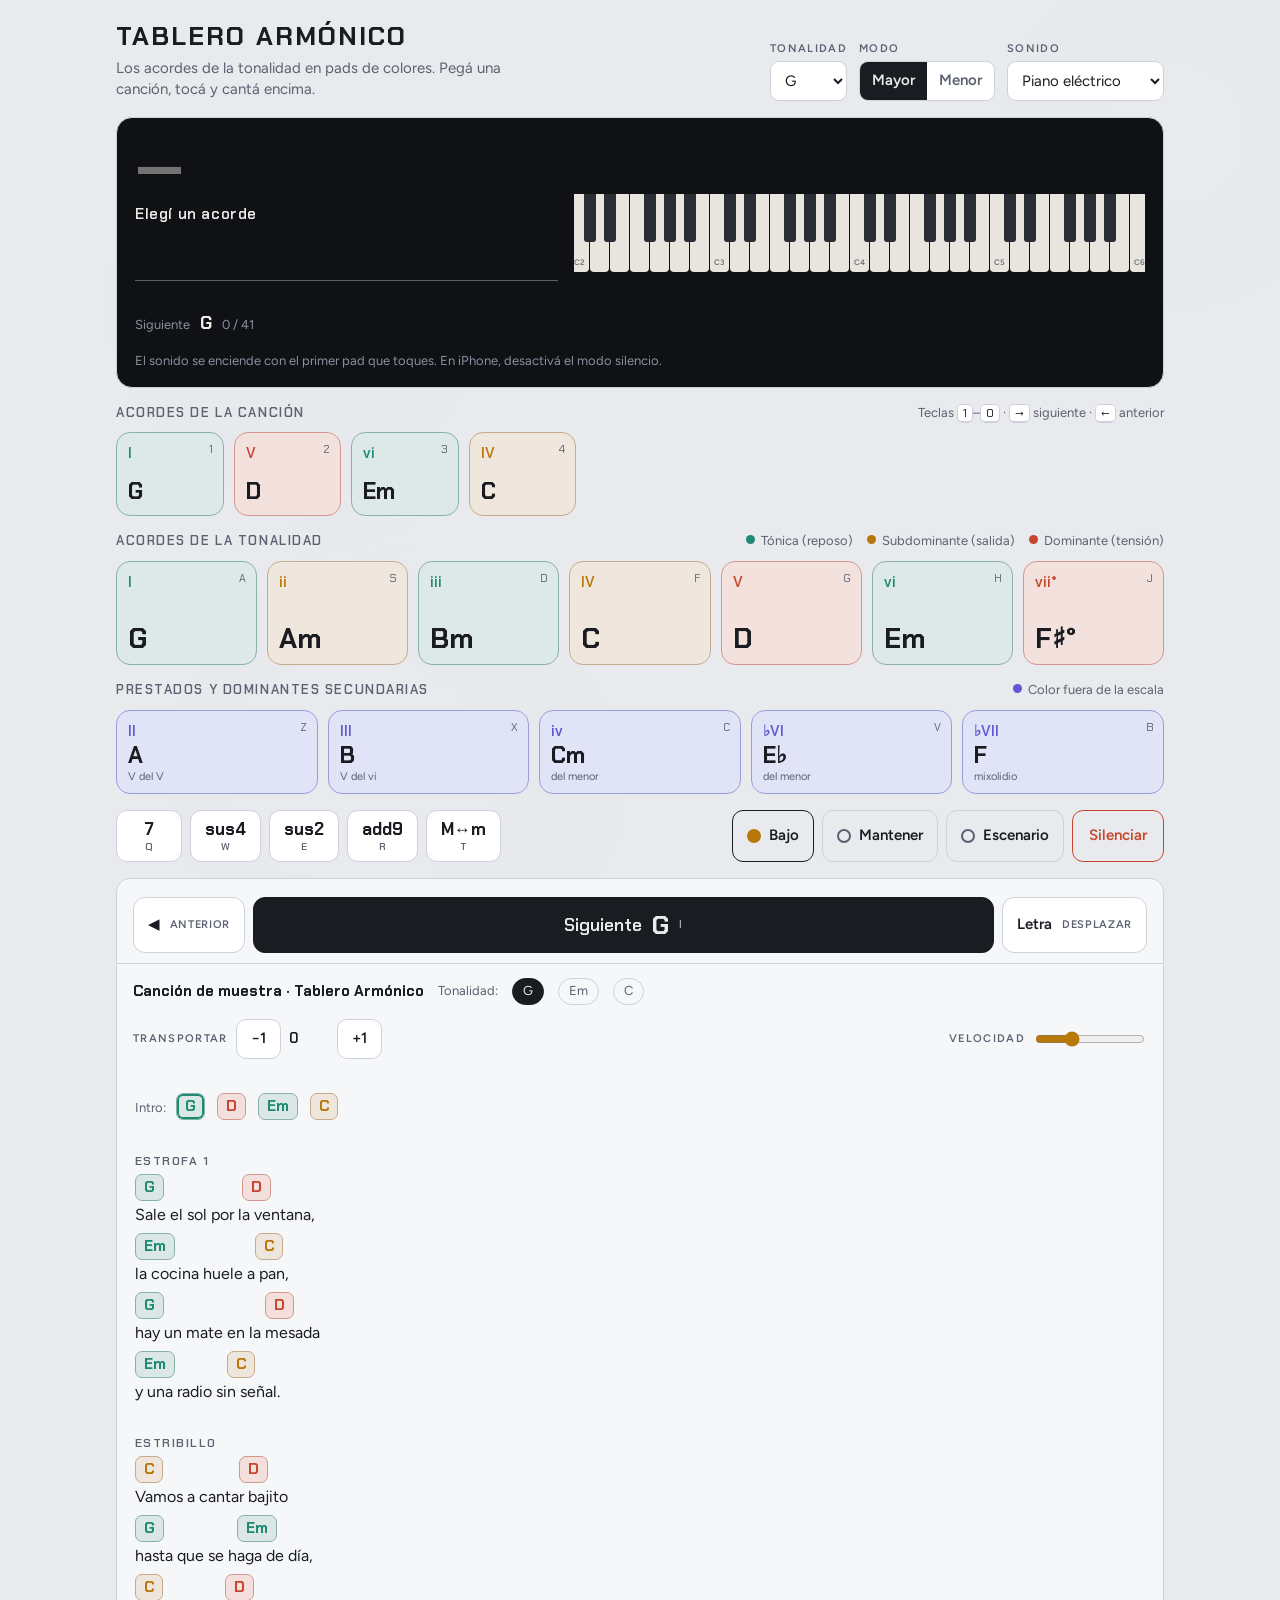
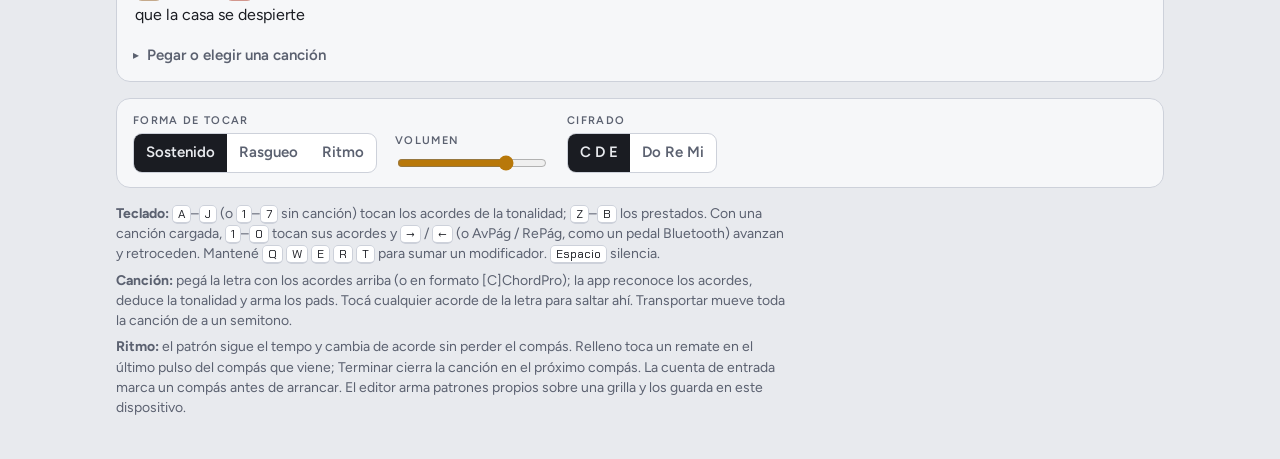
<file: index.html>
<!doctype html>
<html lang="es">
<head>
<meta charset="utf-8">
<meta name="viewport" content="width=device-width, initial-scale=1, viewport-fit=cover">
<meta name="description" content="Tablero Armónico: acordes de cada tonalidad en pads con sonido de sintetizador, cancionero con letra y acordes, ritmos latinoamericanos y editor de patrones.">
<style>html{padding-top:env(safe-area-inset-top,0px);padding-bottom:env(safe-area-inset-bottom,0px)}body{margin:0}img{max-width:100%}[hidden]{display:none!important}</style>
<title>Tablero Armónico</title>
<link rel="preconnect" href="https://fonts.googleapis.com">
<link rel="preconnect" href="https://fonts.gstatic.com" crossorigin>
<link rel="stylesheet" href="https://fonts.googleapis.com/css2?family=Chakra+Petch:wght@500;600;700&family=Figtree:wght@400;500;600&display=swap">
<style>
/* Layout: instrumento de una columna — pantalla arriba, pads por función armónica, cancionero con letra, ritmo y editor de patrones al pie */
:root{
  color-scheme: dark;
  --bg:#14161b; --panel:#1c1f26; --raise:#262a33; --line:#343947;
  --fg:#ecebe6; --muted:#979cab; --ink:#121317;
  --ton:#4fb6a0; --sub:#e0a63e; --dom:#e46b53; --bor:#9d92f2;
  --screen:#0f1115; --screen-fg:#ecebe6; --screen-muted:#8a90a0;
  --kw:#e7e5de; --kbk:#2a2d35;
  --font-d:'Chakra Petch','Arial Narrow',sans-serif;
  --font-b:'Figtree',system-ui,-apple-system,'Segoe UI',sans-serif;
}
@media (prefers-color-scheme: light){
  :root:not([data-theme="dark"]){
    color-scheme: light;
    --bg:#e8eaee; --panel:#f6f7f9; --raise:#ffffff; --line:#cdd1da;
    --fg:#1a1c22; --muted:#5b6170; --ink:#ffffff;
    --ton:#1d8a73; --sub:#b8780a; --dom:#c8462d; --bor:#6458d2;
  }
}
:root[data-theme="light"]{
  color-scheme: light;
  --bg:#e8eaee; --panel:#f6f7f9; --raise:#ffffff; --line:#cdd1da;
  --fg:#1a1c22; --muted:#5b6170; --ink:#ffffff;
  --ton:#1d8a73; --sub:#b8780a; --dom:#c8462d; --bor:#6458d2;
}
html,body{background:var(--bg);color:var(--fg);font-family:var(--font-b);font-size:15px;line-height:1.45}
*{box-sizing:border-box}
button,select,input,textarea{font:inherit;color:inherit}
button{cursor:pointer}
:focus-visible{outline:2px solid var(--sub);outline-offset:2px}

.app{max-width:1080px;margin:0 auto;padding-block:18px 40px;
  padding-left:max(16px,env(safe-area-inset-left,0px));padding-right:max(16px,env(safe-area-inset-right,0px));
  display:grid;gap:16px}

/* Encabezado */
.top{display:flex;flex-wrap:wrap;gap:14px 24px;align-items:flex-end;justify-content:space-between}
.brand h1{margin:0;font-family:var(--font-d);font-weight:700;font-size:26px;letter-spacing:.08em;text-transform:uppercase;text-wrap:balance}
.brand p{margin:2px 0 0;color:var(--muted);max-width:44ch}
.fields{display:flex;flex-wrap:wrap;gap:12px;align-items:flex-end}
.field{display:grid;gap:4px}
.lbl{font-size:11px;text-transform:uppercase;letter-spacing:.12em;color:var(--muted);font-weight:600}
select,input[type=text]{background:var(--raise);border:1px solid var(--line);border-radius:9px;padding:8px 10px;font-size:15px;min-height:40px;max-width:100%}
.seg{display:inline-flex;border:1px solid var(--line);border-radius:9px;overflow:hidden;background:var(--raise)}
.seg button{border:0;background:transparent;padding:8px 12px;min-height:38px;color:var(--muted);font-weight:600}
.seg button[aria-pressed="true"]{background:var(--fg);color:var(--bg)}
.btn{min-height:40px;padding:8px 14px;border-radius:10px;background:var(--raise);border:1px solid var(--line);font-weight:600;display:inline-flex;align-items:center;gap:8px;justify-content:center}
.btn.primary{background:var(--fg);color:var(--bg);border-color:var(--fg)}
.btn.ghost{background:transparent}
.btn.warn{border-color:var(--dom);color:var(--dom);background:transparent}
.btn[aria-pressed="true"]{border-color:var(--sub);box-shadow:inset 0 0 0 1px var(--sub)}
.btn:disabled{opacity:.45;cursor:default}

/* Pantalla */
.screen{--cur:var(--screen-fg);position:relative;background:var(--screen);color:var(--screen-fg);border-radius:16px;padding:16px 18px;
  display:grid;grid-template-columns:minmax(0,1fr) minmax(0,1.35fr);gap:16px;align-items:center;border:1px solid var(--line)}
.screen[data-fn="T"]{--cur:#4fb6a0}.screen[data-fn="S"]{--cur:#e0a63e}.screen[data-fn="D"]{--cur:#e46b53}.screen[data-fn="B"]{--cur:#9d92f2}
.readout{min-width:0}
#chordName{font-family:var(--font-d);font-weight:700;font-size:clamp(40px,7vw,64px);line-height:1;color:var(--cur);overflow-wrap:anywhere;transition:opacity .2s}
#chordName.idle{opacity:.45}
#chordInfo{margin-top:6px;font-family:var(--font-d);font-weight:600;letter-spacing:.04em;color:var(--screen-fg)}
#chordNotes{color:var(--screen-muted);font-variant-numeric:tabular-nums}
#songNav{margin-top:8px;display:flex;gap:10px;align-items:baseline;flex-wrap:wrap;color:var(--screen-muted);font-size:13px}
#songNav[hidden]{display:none}
#songNav b{font-family:var(--font-d);font-size:18px;color:var(--screen-fg)}
#count{position:absolute;top:12px;right:16px;font-family:var(--font-d);font-weight:700;font-size:44px;line-height:1;color:var(--cur);opacity:0;transition:opacity .08s;pointer-events:none}
#count.on{opacity:1}
.kbwrap{overflow-x:auto;min-width:0;padding-bottom:4px;scrollbar-width:thin}
.kb{position:relative;height:78px;width:580px}
.wk{position:absolute;top:0;width:19px;height:78px;background:var(--kw);border-radius:0 0 4px 4px;transition:background .08s}
.wk span{position:absolute;bottom:3px;left:0;right:0;text-align:center;font-size:8px;color:#6b6f7a;font-weight:600}
.bk{position:absolute;top:0;width:12px;height:48px;background:var(--kbk);border-radius:0 0 3px 3px;z-index:1;transition:background .08s}
.wk.on,.bk.on{background:var(--cur)}
.wk.bass,.bk.bass{background:color-mix(in oklab,var(--cur) 55%,#555)}
#hint{grid-column:1/-1;margin:0;color:var(--screen-muted);font-size:13px}
#hint[hidden]{display:none}

/* Pads */
.sec{display:grid;gap:10px}
.sec[hidden]{display:none}
.sechead{display:flex;flex-wrap:wrap;gap:8px 16px;align-items:baseline;justify-content:space-between}
.sechead h2{margin:0;font-family:var(--font-d);font-size:13px;font-weight:600;letter-spacing:.12em;text-transform:uppercase;color:var(--muted)}
.legend{display:flex;flex-wrap:wrap;gap:6px 14px;font-size:13px;color:var(--muted)}
.legend i{display:inline-block;width:9px;height:9px;border-radius:50%;margin-right:6px;vertical-align:1px}
.grid7{display:grid;grid-template-columns:repeat(7,minmax(0,1fr));gap:10px}
.grid5{display:grid;grid-template-columns:repeat(5,minmax(0,1fr));gap:10px}
.gridauto{display:grid;grid-template-columns:repeat(auto-fill,minmax(104px,1fr));gap:10px}
.pad{--fn:var(--ton);position:relative;min-height:104px;border-radius:14px;
  border:1px solid color-mix(in oklab,var(--fn) 45%,var(--line));
  background:color-mix(in oklab,var(--fn) 13%,var(--panel));color:var(--fg);
  display:flex;flex-direction:column;justify-content:space-between;align-items:flex-start;padding:10px 11px;text-align:left;
  touch-action:none;user-select:none;-webkit-user-select:none;-webkit-touch-callout:none;-webkit-tap-highlight-color:transparent;
  transition:transform .06s,background .06s,box-shadow .06s}
.pad[data-fn="S"]{--fn:var(--sub)}.pad[data-fn="D"]{--fn:var(--dom)}.pad[data-fn="B"]{--fn:var(--bor)}
.pad .rn{font-family:var(--font-d);font-weight:600;font-size:15px;color:var(--fn)}
.pad .nm{font-family:var(--font-d);font-weight:700;font-size:clamp(19px,2.8vw,28px);line-height:1.05;overflow-wrap:anywhere;max-width:100%}
.pad .kh{position:absolute;top:9px;right:10px;font-size:11px;font-family:var(--font-d);color:var(--muted)}
.pad .tip{font-size:11px;color:var(--muted);line-height:1.2}
.pad.small{min-height:84px}
.pad.small .nm{font-size:clamp(17px,2.3vw,23px)}
.pad.on{background:var(--fn);color:var(--ink);transform:scale(.97);
  box-shadow:0 0 0 3px color-mix(in oklab,var(--fn) 35%,transparent),0 0 26px color-mix(in oklab,var(--fn) 50%,transparent)}
.pad.on .rn,.pad.on .kh,.pad.on .tip{color:var(--ink)}
.pad.latched:not(.on){box-shadow:inset 0 0 0 2px var(--fn)}

/* Modificadores */
.mods{display:flex;flex-wrap:wrap;gap:8px;align-items:stretch}
.mod{min-width:66px;min-height:52px;padding:8px 14px;border-radius:11px;background:var(--raise);border:1px solid var(--line);
  font-family:var(--font-d);font-weight:700;font-size:17px;display:grid;place-items:center;gap:0;line-height:1.1;
  touch-action:none;user-select:none;-webkit-user-select:none;-webkit-tap-highlight-color:transparent}
.mod small{font-size:10px;font-weight:600;color:var(--muted);letter-spacing:.06em}
.mod.on{background:var(--fg);color:var(--bg);border-color:var(--fg)}
.mod.on small{color:var(--bg)}
.spacer{flex:1 1 8px}
.tog{min-height:52px;padding:8px 14px;border-radius:11px;background:transparent;border:1px solid var(--line);font-weight:600;display:flex;align-items:center;gap:8px}
.tog::before{content:"";width:10px;height:10px;border-radius:50%;border:2px solid var(--muted)}
.tog[aria-pressed="true"]{border-color:var(--fg)}
.tog[aria-pressed="true"]::before{background:var(--sub);border-color:var(--sub)}
.stop{min-height:52px;padding:8px 16px;border-radius:11px;background:transparent;border:1px solid var(--dom);color:var(--dom);font-weight:600}

/* Paneles */
.panel{background:var(--panel);border:1px solid var(--line);border-radius:14px;padding-block:14px;padding-inline:16px;display:grid;gap:14px}
.panel[hidden]{display:none}
.row{display:flex;flex-wrap:wrap;gap:12px 18px;align-items:flex-end}
.row.tight{gap:8px;align-items:center}
input[type=range]{accent-color:var(--sub);width:150px;max-width:100%}
.bpmrow{display:flex;align-items:center;gap:10px}
.bpmval{font-family:var(--font-d);font-weight:600;font-variant-numeric:tabular-nums;min-width:4ch}
.dots{display:flex;gap:6px;align-items:center;min-height:38px;flex-wrap:wrap}
.dot{width:9px;height:9px;border-radius:50%;background:var(--line);transition:background .05s}
.dot.beat{width:13px;height:13px}
.dot.lit{background:var(--sub)}
#rhythmFields{display:contents}
#rhythmFields[hidden]{display:none}
.pdesc{margin:0;color:var(--muted);font-size:13px;max-width:70ch}
.toggles{display:flex;flex-wrap:wrap;gap:8px}

/* Cancionero */
.songbar{display:flex;flex-wrap:wrap;gap:8px;align-items:stretch;position:sticky;top:env(safe-area-inset-top,0px);z-index:3;
  background:var(--panel);padding-block:4px 10px;margin-inline:-16px;padding-inline:16px;border-bottom:1px solid var(--line)}
.navbtn{min-height:56px;padding:6px 14px;border-radius:12px;border:1px solid var(--line);background:var(--raise);font-weight:600;
  display:flex;align-items:center;justify-content:center;gap:10px;touch-action:manipulation;-webkit-tap-highlight-color:transparent;user-select:none;-webkit-user-select:none}
.navbtn.big{flex:1 1 200px;font-family:var(--font-d);font-size:18px;background:var(--fg);color:var(--bg);border-color:var(--fg)}
.navbtn.big b{font-size:26px;line-height:1}
.navbtn small{font-size:11px;color:var(--muted);font-weight:600;letter-spacing:.06em}
.navbtn.big small{color:color-mix(in oklab,var(--bg) 70%,var(--fg))}
.songmeta{display:flex;flex-wrap:wrap;gap:6px 14px;align-items:center;color:var(--muted);font-size:13px}
.songmeta b{color:var(--fg);font-family:var(--font-d);font-size:15px}
.keychip{border:1px solid var(--line);background:transparent;border-radius:999px;padding:3px 10px;font-size:13px;color:var(--muted)}
.keychip[aria-pressed="true"]{background:var(--fg);color:var(--bg);border-color:var(--fg)}
.lyrics{max-height:min(62vh,560px);overflow:auto;padding:6px 2px 24px;line-height:1.5;font-size:16px;scroll-behavior:smooth;overscroll-behavior:contain}
.lyrics.plain{scroll-behavior:auto}
.ly-title{font-family:var(--font-d);font-weight:700;font-size:22px;margin:4px 0 0}
.ly-sub{color:var(--muted);margin:0 0 6px}
.ly-sec{font-family:var(--font-d);font-size:12px;font-weight:600;letter-spacing:.12em;text-transform:uppercase;color:var(--muted);margin:14px 0 4px}
.ly-meta{color:var(--muted);font-size:13px}
.ly-blank{height:10px}
.ly-line{white-space:pre-wrap;margin:0 0 2px}
.ly-pair{display:flex;flex-wrap:wrap;align-items:flex-end;margin:4px 0 6px;row-gap:4px}
.ly-chords{display:flex;flex-wrap:wrap;gap:6px;align-items:center;margin:4px 0 6px}
.ly-chords .lab{color:var(--muted);font-size:13px;margin-right:4px}
.lseg{display:inline-flex;flex-direction:column;align-items:flex-start;min-width:0;max-width:100%}
.lseg .tx{white-space:pre-wrap}
.chip{--fn:var(--ton);font-family:var(--font-d);font-weight:700;font-size:15px;line-height:1;padding:5px 8px;border-radius:7px;margin:0 6px 2px 0;
  border:1px solid color-mix(in oklab,var(--fn) 45%,var(--line));background:color-mix(in oklab,var(--fn) 14%,var(--panel));color:var(--fn);
  touch-action:manipulation;-webkit-tap-highlight-color:transparent;user-select:none;-webkit-user-select:none}
.chip[data-fn="S"]{--fn:var(--sub)}.chip[data-fn="D"]{--fn:var(--dom)}.chip[data-fn="B"]{--fn:var(--bor)}
.chip.cur{background:var(--fn);color:var(--ink);border-color:var(--fn)}
.chip.nxt{box-shadow:inset 0 0 0 2px var(--fn)}
.chip.ghost{visibility:hidden;padding-inline:0;margin:0;border:0}
textarea{width:100%;min-height:150px;background:var(--raise);border:1px solid var(--line);border-radius:10px;padding:10px;font-family:ui-monospace,'SF Mono',Menlo,Consolas,monospace;font-size:13px;line-height:1.4;resize:vertical;white-space:pre;overflow:auto}
details.songsrc summary{cursor:pointer;color:var(--muted);font-weight:600;list-style:none;display:flex;align-items:center;gap:8px}
details.songsrc summary::before{content:"▸";font-size:12px;transition:transform .15s}
details.songsrc[open] summary::before{transform:rotate(90deg)}
details.songsrc summary::-webkit-details-marker{display:none}
.songsrc .body{display:grid;gap:10px;padding-top:10px}
.muted{color:var(--muted)}

/* Editor de patrones */
.pgrid{display:grid;gap:3px;overflow-x:auto;padding-bottom:8px;max-width:100%}
.prow{display:grid;grid-template-columns:76px repeat(var(--n,8),26px);gap:3px;align-items:center}
.prow .plab{font-size:12px;color:var(--muted);font-weight:600;white-space:nowrap}
.prow.head .plab{color:transparent}
.cell{width:26px;height:26px;border-radius:6px;border:1px solid var(--line);background:var(--raise);padding:0;
  touch-action:manipulation;-webkit-tap-highlight-color:transparent}
.cell[data-v="1"]{background:var(--sub);border-color:var(--sub)}
.cell[data-v="2"]{background:color-mix(in oklab,var(--sub) 42%,var(--raise));border-color:color-mix(in oklab,var(--sub) 60%,var(--line))}
.cell.b0{box-shadow:-3px 0 0 -1px var(--line)}
.cell.now{outline:2px solid var(--fg);outline-offset:-2px}
.pnum{height:14px;font-size:10px;color:var(--muted);text-align:center;font-family:var(--font-d)}
.pnum.b0{color:var(--fg)}
.errs{margin:0;padding-left:18px;color:var(--dom);font-size:13px}

/* Ayuda */
.help{color:var(--muted);font-size:14px;display:grid;gap:6px;max-width:75ch}
.help p{margin:0}
kbd{font-family:var(--font-d);font-size:12px;border:1px solid var(--line);border-bottom-width:2px;border-radius:5px;padding:0 5px;background:var(--raise);color:var(--fg)}

@media (max-width:760px){
  .screen{grid-template-columns:1fr}
  .grid7{grid-template-columns:repeat(4,minmax(0,1fr));gap:8px}
  .grid5{gap:6px}
  .gridauto{grid-template-columns:repeat(auto-fill,minmax(88px,1fr));gap:8px}
  .pad{min-height:88px;padding:8px 9px}
  .pad.small{min-height:74px;padding:7px}
  .pad .tip{display:none}
  .pad.small .kh{display:none}
  #count{font-size:36px}
}
@media (prefers-reduced-motion: reduce){
  *{transition:none!important}
  .pad.on{transform:none}
  .lyrics{scroll-behavior:auto}
}
/* visuals.css — efectos visuales de Tablero Armónico (generado desde visuals.js) */
:root{--vfx-css:1}

/* Fondo reactivo detrás de toda la página */
.vfx-bg{position:fixed;inset:0;width:100%;height:100%;z-index:0;pointer-events:none;display:block}
.app{position:relative;z-index:1}

/* Osciloscopio en la pantalla, debajo de las notas */
.vfx-osc{display:block;width:100%;height:44px;margin-top:10px;pointer-events:none}

/* Chispas sobre el teclado: viaja con el scroll horizontal de .kbwrap */
.kbwrap{position:relative}
.vfx-kb{position:absolute;left:0;top:0;z-index:2;pointer-events:none;display:block}

/* Ripple en pads */
.pad{overflow:hidden}
.pad::after{content:"";position:absolute;left:var(--rx,50%);top:var(--ry,50%);
  width:var(--rd,240px);height:var(--rd,240px);margin-left:calc(var(--rd,240px) / -2);margin-top:calc(var(--rd,240px) / -2);
  border-radius:50%;background:color-mix(in oklab,#fff 62%,var(--fn));opacity:0;transform:scale(0);pointer-events:none}
.pad.vfx-rip::after{animation:vfx-ripple .6s cubic-bezier(.2,.7,.2,1) forwards}
@keyframes vfx-ripple{0%{opacity:.6;transform:scale(0)}100%{opacity:0;transform:scale(1)}}

/* Pulso de compás en el borde de la pantalla */
.screen.vfx-beat{animation:vfx-flash .34s ease-out}
.screen.vfx-down{animation:vfx-flash-down .5s ease-out}
@keyframes vfx-flash{
  0%{box-shadow:0 0 0 1px var(--cur),0 0 18px color-mix(in oklab,var(--cur) 55%,transparent)}
  100%{box-shadow:0 0 0 0 transparent,0 0 0 transparent}}
@keyframes vfx-flash-down{
  0%{box-shadow:0 0 0 3px var(--cur),0 0 42px color-mix(in oklab,var(--cur) 80%,transparent)}
  100%{box-shadow:0 0 0 0 transparent,0 0 0 transparent}}
.dot.lit.vfx-pulse{animation:vfx-dot .3s ease-out}
@keyframes vfx-dot{0%{transform:scale(2.1)}100%{transform:scale(1)}}

/* Modo escenario: todo atenuado salvo pantalla y pads */
body.stage .top,body.stage .sechead,body.stage .play,body.stage .help{opacity:.28;filter:saturate(.4);transition:opacity .4s,filter .4s}
body.stage .mods{opacity:.5;transition:opacity .4s}
body.stage .top:hover,body.stage .top:focus-within,body.stage .play:hover,body.stage .play:focus-within,
body.stage .mods:hover,body.stage .mods:focus-within,body.stage .help:hover{opacity:1;filter:none}
body.stage .screen{box-shadow:0 0 0 1px color-mix(in oklab,var(--cur) 40%,transparent),0 0 36px color-mix(in oklab,var(--cur) 22%,transparent)}

/* Movimiento reducido: ripple sin escala, puntos sin pulso */
.vfx-reduced .pad.vfx-rip::after{animation:vfx-ripple-flat .22s ease-out forwards}
.vfx-reduced .dot.lit.vfx-pulse{animation:none}
@keyframes vfx-ripple-flat{0%{opacity:.35;transform:scale(1)}100%{opacity:0;transform:scale(1)}}
@media (prefers-reduced-motion: reduce){
  .pad.vfx-rip::after{animation:vfx-ripple-flat .22s ease-out forwards}
  .dot.lit.vfx-pulse{animation:none}
}

</style>

<div class="app">
  <header class="top">
    <div class="brand">
      <h1>Tablero Armónico</h1>
      <p>Los acordes de la tonalidad en pads de colores. Pegá una canción, tocá y cantá encima.</p>
    </div>
    <div class="fields">
      <label class="field"><span class="lbl">Tonalidad</span>
        <select id="key" aria-label="Tónica"></select>
      </label>
      <div class="field"><span class="lbl">Modo</span>
        <div class="seg" id="modeSeg" role="group" aria-label="Modo">
          <button type="button" data-v="maj">Mayor</button><button type="button" data-v="min">Menor</button>
        </div>
      </div>
      <label class="field"><span class="lbl">Sonido</span>
        <select id="preset"></select>
      </label>
    </div>
  </header>

  <section class="screen" id="screen" aria-live="polite">
    <div class="readout">
      <div id="chordName" class="idle">—</div>
      <div id="chordInfo">Elegí un acorde</div>
      <div id="chordNotes">&nbsp;</div>
      <div id="songNav" hidden><span>Siguiente</span><b id="nextName">—</b><span id="songPos"></span></div>
    </div>
    <div class="kbwrap" id="kbwrap"><div class="kb" id="kb"></div></div>
    <div id="count" aria-hidden="true"></div>
    <p id="hint">El sonido se enciende con el primer pad que toques. En iPhone, desactivá el modo silencio.</p>
  </section>

  <section class="sec" id="songPads" hidden>
    <div class="sechead">
      <h2>Acordes de la canción</h2>
      <div class="legend"><span>Teclas <kbd>1</kbd>–<kbd>0</kbd> · <kbd>→</kbd> siguiente · <kbd>←</kbd> anterior</span></div>
    </div>
    <div class="gridauto" id="songGrid"></div>
  </section>

  <section class="sec">
    <div class="sechead">
      <h2>Acordes de la tonalidad</h2>
      <div class="legend">
        <span><i style="background:var(--ton)"></i>Tónica (reposo)</span>
        <span><i style="background:var(--sub)"></i>Subdominante (salida)</span>
        <span><i style="background:var(--dom)"></i>Dominante (tensión)</span>
      </div>
    </div>
    <div class="grid7" id="diatonic"></div>
  </section>

  <section class="sec">
    <div class="sechead">
      <h2>Prestados y dominantes secundarias</h2>
      <div class="legend"><span><i style="background:var(--bor)"></i>Color fuera de la escala</span></div>
    </div>
    <div class="grid5" id="borrowed"></div>
  </section>

  <section class="mods" aria-label="Modificadores">
    <button type="button" class="mod" data-mod="7">7<small>Q</small></button>
    <button type="button" class="mod" data-mod="sus4">sus4<small>W</small></button>
    <button type="button" class="mod" data-mod="sus2">sus2<small>E</small></button>
    <button type="button" class="mod" data-mod="add9">add9<small>R</small></button>
    <button type="button" class="mod" data-mod="swap">M↔m<small>T</small></button>
    <span class="spacer"></span>
    <button type="button" class="tog" id="bassTog" aria-pressed="true">Bajo</button>
    <button type="button" class="tog" id="latchTog" aria-pressed="false">Mantener</button>
    <button type="button" class="tog" id="stageBtn" aria-pressed="false">Escenario</button>
    <button type="button" class="stop" id="stopBtn">Silenciar</button>
  </section>

  <section class="panel" id="songPanel" aria-label="Cancionero">
    <div class="songbar">
      <button type="button" class="navbtn" id="prevBtn" aria-label="Acorde anterior">◀<small>ANTERIOR</small></button>
      <button type="button" class="navbtn big" id="nextBtn"><span>Siguiente</span><b id="nextBig">—</b><small id="nextRn"></small></button>
      <button type="button" class="navbtn" id="scrollTog" aria-pressed="false" title="Desplazar la letra sola">Letra<small>DESPLAZAR</small></button>
    </div>
    <div class="songmeta" id="songMeta"><span class="muted">Pegá una canción con acordes y tocá «Cargar».</span></div>
    <div class="row tight" id="transposeRow" hidden>
      <span class="lbl">Transportar</span>
      <button type="button" class="btn" id="tpDown" aria-label="Bajar un semitono">−1</button>
      <span class="bpmval" id="tpVal">0</span>
      <button type="button" class="btn" id="tpUp" aria-label="Subir un semitono">+1</button>
      <span class="spacer"></span>
      <label class="field" style="grid-auto-flow:column;align-items:center;gap:8px"><span class="lbl">Velocidad</span><input type="range" id="scrollSpeed" min="5" max="80" step="1" style="width:110px"></label>
    </div>
    <div class="lyrics" id="lyrics"></div>
    <details class="songsrc" id="songSrc">
      <summary>Pegar o elegir una canción</summary>
      <div class="body">
        <div class="row tight">
          <select id="songList" aria-label="Canciones guardadas"><option value="">Canciones guardadas…</option></select>
          <button type="button" class="btn" id="songSave">Guardar</button>
          <button type="button" class="btn ghost" id="songDel">Borrar</button>
          <span class="spacer"></span>
          <button type="button" class="btn ghost" id="songExample">Ejemplo</button>
        </div>
        <textarea id="songText" placeholder="Pegá acá la letra con los acordes arriba de cada verso (como en los sitios de acordes) o en formato [C]ChordPro." spellcheck="false"></textarea>
        <div class="row tight">
          <button type="button" class="btn primary" id="songLoad">Cargar</button>
          <button type="button" class="btn ghost" id="songClear">Limpiar</button>
          <span class="muted" id="songStatus"></span>
        </div>
      </div>
    </details>
  </section>

  <section class="panel" id="playPanel" aria-label="Forma de tocar">
    <div class="row">
      <div class="field"><span class="lbl">Forma de tocar</span>
        <div class="seg" id="playSeg" role="group" aria-label="Forma de tocar">
          <button type="button" data-v="hold">Sostenido</button><button type="button" data-v="strum">Rasgueo</button><button type="button" data-v="rhythm">Ritmo</button>
        </div>
      </div>
      <div class="field"><label class="lbl" for="vol">Volumen</label><input type="range" id="vol" min="0" max="100" step="1"></div>
      <div class="field"><span class="lbl">Cifrado</span>
        <div class="seg" id="notSeg" role="group" aria-label="Cifrado">
          <button type="button" data-v="us">C D E</button><button type="button" data-v="latin">Do Re Mi</button>
        </div>
      </div>
    </div>
    <div id="rhythmFields">
      <div class="row">
        <label class="field"><span class="lbl">Patrón</span><select id="pattern"></select></label>
        <div class="field"><label class="lbl" for="bpm">Tempo</label>
          <div class="bpmrow"><input type="range" id="bpm" min="40" max="200" step="1"><span class="bpmval" id="bpmVal">90</span><button type="button" class="btn ghost" id="tapBtn" title="Tocá varias veces al ritmo">Tap</button></div>
        </div>
        <div class="field"><span class="lbl">Compás</span><div class="dots" id="dots"></div></div>
      </div>
      <p class="pdesc" id="patDesc"></p>
      <div class="row">
        <div class="field"><span class="lbl">Relleno <kbd>N</kbd></span>
          <div class="row tight"><select id="fill"></select><button type="button" class="btn" id="fillBtn">Relleno</button></div>
        </div>
        <div class="field"><span class="lbl">Final <kbd>M</kbd></span>
          <div class="row tight"><select id="ending"></select><button type="button" class="btn warn" id="endBtn">Terminar</button></div>
        </div>
        <div class="field"><span class="lbl">Metrónomo</span>
          <div class="toggles">
            <button type="button" class="btn" id="metroTog" aria-pressed="false">Clic</button>
            <button type="button" class="btn" id="countTog" aria-pressed="false">Cuenta de entrada</button>
          </div>
        </div>
        <div class="field"><span class="lbl">Editor</span>
          <button type="button" class="btn" id="editBtn">Editar patrón</button>
        </div>
      </div>
    </div>
  </section>

  <section class="panel" id="editor" hidden aria-label="Editor de patrones">
    <div class="sechead"><h2>Editor de patrones</h2><span class="muted" id="edHint">Tocá una celda para encender el golpe; en Abajo y Arriba, un segundo toque lo hace suave.</span></div>
    <div class="row">
      <label class="field"><span class="lbl">Nombre</span><input type="text" id="edName" maxlength="40"></label>
      <label class="field"><span class="lbl">Compás</span><select id="edMeter"></select></label>
      <label class="field"><span class="lbl">División</span><select id="edDiv"></select></label>
    </div>
    <div class="pgrid" id="pgrid"></div>
    <ul class="errs" id="edErrs"></ul>
    <div class="row tight">
      <button type="button" class="btn primary" id="edTest" aria-pressed="false">Probar</button>
      <button type="button" class="btn" id="edSave">Guardar</button>
      <button type="button" class="btn ghost" id="edCopy">Copiar el patrón actual</button>
      <button type="button" class="btn ghost" id="edClear">Vaciar</button>
      <button type="button" class="btn ghost" id="edDelete">Borrar</button>
      <span class="spacer"></span>
      <button type="button" class="btn ghost" id="edClose">Cerrar</button>
    </div>
  </section>

  <footer class="help">
    <p><strong>Teclado:</strong> <kbd>A</kbd>–<kbd>J</kbd> (o <kbd>1</kbd>–<kbd>7</kbd> sin canción) tocan los acordes de la tonalidad; <kbd>Z</kbd>–<kbd>B</kbd> los prestados. Con una canción cargada, <kbd>1</kbd>–<kbd>0</kbd> tocan sus acordes y <kbd>→</kbd> / <kbd>←</kbd> (o AvPág / RePág, como un pedal Bluetooth) avanzan y retroceden. Mantené <kbd>Q</kbd> <kbd>W</kbd> <kbd>E</kbd> <kbd>R</kbd> <kbd>T</kbd> para sumar un modificador. <kbd>Espacio</kbd> silencia.</p>
    <p><strong>Canción:</strong> pegá la letra con los acordes arriba (o en formato [C]ChordPro); la app reconoce los acordes, deduce la tonalidad y arma los pads. Tocá cualquier acorde de la letra para saltar ahí. Transportar mueve toda la canción de a un semitono.</p>
    <p><strong>Ritmo:</strong> el patrón sigue el tempo y cambia de acorde sin perder el compás. Relleno toca un remate en el último pulso del compás que viene; Terminar cierra la canción en el próximo compás. La cuenta de entrada marca un compás antes de arrancar. El editor arma patrones propios sobre una grilla y los guarda en este dispositivo.</p>
  </footer>
</div>

<script>
/* ChordSheet — convierte una canción pegada (letra con acordes) en datos tocables.
 * JavaScript puro, sin dependencias ni import/export, pensado para pegarse inline en un <script>.
 * Compatible con Safari iOS y Chrome Android (sin lookbehind ni APIs nuevas).
 *
 * API pública
 *   ChordSheet.parseSymbol(text)                               → parsed | null
 *   ChordSheet.intervals(parsed)                               → [semitonos desde la raíz]  ([] si parsed es null)
 *   ChordSheet.name(parsed, notation?)                         → 'G/B' | 'Sol/Si' …        ('' si parsed es null)
 *   ChordSheet.bassInterval(parsed)                            → semitonos del bajo respecto de la raíz (0..11) | null
 *   ChordSheet.parseSheet(text)                                → sheet
 *   ChordSheet.transpose(parsed, semitones, notation?, key?)   → parsed nuevo (null si parsed es null)
 *   ChordSheet.transposeSheet(sheet, semitones, notation?)     → sheet nuevo; no muta el original
 *   ChordSheet.keyName(key, notation?)                         → 'Sol mayor' | 'Em' …       ('' si key es null)
 *   ChordSheet.isChordLine(line, nextLine?)                    → bool (heurística expuesta; false si line no es string)
 *
 * parsed = { text, notation: 'us'|'latin', root: {letter 0..6 (C..B), acc -2..2, pc 0..11},
 *            quality: 'maj'|'min'|'dim'|'aug'|'sus2'|'sus4'|'power', seventh: null|'7'|'maj7'|'dim7',
 *            ext: [6|9|11|13], alt: ['b5','#5','b9','#9','#11','b13'], add: bool, bass: nota|null }
 *   Forma canónica: maj+#5 → aug; min+b5 sin séptima → dim; 6 y 9 juntos → add=false (C6/9).
 *   'C(9)' y 'C/9' son add9 (sin séptima); 'C7(9)' y 'C7/9' son C9; 'C7/13' → C13; 'D7/4' → D7sus4.
 *   C11 / Cmaj11 (sin add) omiten la tercera en intervals(); Cadd11 / C4 la conservan.
 *   'mi' vale como menor sólo seguido de dígito, paréntesis o barra (Cmi7 sí; 'Emi' no). CMAJ7 / CMIN en mayúsculas valen.
 *   Notación latina: 'Lam', 'Sol7', 'Si♭' y también en MAYÚSCULAS ('LAm', 'MI7', 'SIb', 'SOL/SI'). La raíz pelada en
 *   mayúsculas ('SOL', 'DO') nunca parsea sola: la acepta la línea (ver abajo).
 *   name(p,'latin'): maj7 → '7M' (Do7M, Dom7M), maj9 → '9M', m7♭5 → 'm7(♭5)'. En 'us' queda Cmaj7, Cm7♭5.
 *
 * sheet = { title, subtitle, lines, chords, sequence, key, keyCandidates, notation }
 *   lines[]: { type, src } + según type:
 *     'blank' (también separadores '-----', '=====' y líneas de sólo x2/bis/barras)
 *     'title' {text}, 'subtitle' {text}, 'comment' {text}, 'directive' {name, value}
 *     'section' {label, kind: intro|verse|chorus|prechorus|bridge|solo|interlude|outro|coda|other}
 *     'meta' {name, value}  (Tono:, Artista:, Letra y música:, Ritmo:, Capo 2, Cejilla en 2º traste, Tempo:, BPM: …)
 *     'chords' {chords, label?, kind?}  línea de acordes sin letra debajo
 *     'pair'   {chords, lyric, label?, kind?}  acordes + letra (por columna o ChordPro)
 *     'lyric'  {text}
 *   chord = { text, pos, parsed }  (pos = columna en la línea original, tab = 8 espacios)
 *   chords[]: acordes únicos {name (us), parsed, count}; sequence[]: {name (us), parsed, line, pos} en orden.
 *   key = { pc, mode: 'maj'|'min', letter, acc, name } | null;  keyCandidates: 3 mejores con score.
 *   notation: 'latin' si la mayoría de los acordes está en latino, si no 'us'.
 *
 * Línea de acordes (heurística): ≥ 60 % de los tokens no ignorados parsean; sin tildes en los inválidos; el último
 *   token no termina en . , ; ! ?; se aceptan comas ('Am, Dm, E7, Am' con ≥ 2 acordes), barras pegadas ('|C|G|Am|F|'),
 *   guiones pegados ('Do-Sol-Lam-Fa') y texto entre paréntesis sin acordes ('G (rasgueo suave)', 'Am (bis)', 'C G (x 2)').
 *   Trampas (A, La, Si, Mi, Re, Do, Sol, Fa): si todos los acordes válidos son trampas, la línea sólo cuenta si no hay
 *   ningún token inválido, no son todas la misma palabra ('La La La') y la línea siguiente parece letra (con una sola
 *   trampa siempre; con varias, sólo si se conoce la línea siguiente). Latino en mayúsculas pelado ('DO SOL LAm FA'):
 *   sólo si todos los tokens son acordes y alguno trae sufijo o alteración; en una hoja que ya tiene acordes latinos en
 *   mayúsculas, también las líneas de ≥ 2 raíces peladas distintas ('FA SOL DO').
 *   Etiquetas: '[Intro] G D', 'Intro: G D', 'Intro (x2): Am G', 'Intro G D Em C' y 'Acordes: C, G, Am, F' (etiqueta
 *   genérica, sólo con ≥ 2 acordes). Título: primera línea de texto seguida de blanco/sección/acordes/meta; si las dos
 *   primeras líneas son texto corto sin puntuación final y la tercera es blanco/sección/meta → title + subtitle.
 *
 * Tonalidad (detectKey) — pesos finales:
 *   por acorde: diatónico +2, préstamo habitual +1, raíz en la escala con calidad ajena +0.5, fuera −1
 *               (sus/power: +2 en escala, +1 préstamo, −1 fuera);
 *   primer acorde tónica +3; último acorde tónica +2; cada tónica que abre una línea de acordes (salvo la primera) +1;
 *   cadencia V→I +1 y IV→I +0.5 sobre cada tónica que NO sea el último acorde.
 *   Desempate: más tónicas, luego último acorde tónica, luego modo mayor.
 *
 * transpose(parsed, semitones, notation?, key?): con key ({pc, mode, letter, acc} de parseSheet) deletrea raíz y bajo
 *   desplazando letras según la tonalidad destino (sin ♭♭, ♯♯, E♯, B♯, C♭, F♭; si haría falta, usa la tabla usual).
 *   Sin key: tabla usual por calidad (mayores → D♭ E♭ F♯ A♭ B♭; menores/disminuidos → C♯ E♭ F♯ G♯ B♭) y bajo a
 *   distancia de letras. Con semitones ≡ 0 (mod 12) conserva la ortografía original. Semitonos no enteros o NaN →
 *   Math.round(Number(x) || 0).
 */
const ChordSheet = (() => {
  'use strict';

  /* ---------- Tablas ---------- */
  const NAT = [0, 2, 4, 5, 7, 9, 11];
  const LET = ['C', 'D', 'E', 'F', 'G', 'A', 'B'];
  const LAT = ['Do', 'Re', 'Mi', 'Fa', 'Sol', 'La', 'Si'];
  const LAT_IDX = { Do: 0, Re: 1, Mi: 2, Fa: 3, Sol: 4, La: 5, Si: 6, DO: 0, RE: 1, MI: 2, FA: 3, SOL: 4, LA: 5, SI: 6 };
  const ACC_STR = { '-2': '♭♭', '-1': '♭', '0': '', '1': '♯', '2': '♯♯' };
  const ACC_NUM = { '#': 1, '♯': 1, 'b': -1, '♭': -1, '##': 2, '♯♯': 2, 'bb': -2, '♭♭': -2 };
  // Ortografías usuales de las 12 tonalidades (índice = pc). Las mismas tablas que usa el tablero.
  const KEY_SPELL = {
    maj: [[0, 0], [1, -1], [1, 0], [2, -1], [2, 0], [3, 0], [3, 1], [4, 0], [5, -1], [5, 0], [6, -1], [6, 0]],
    min: [[0, 0], [0, 1], [1, 0], [2, -1], [2, 0], [3, 0], [3, 1], [4, 0], [4, 1], [5, 0], [6, -1], [6, 0]]
  };
  const TRIAD = {
    maj: [0, 4, 7], min: [0, 3, 7], dim: [0, 3, 6], aug: [0, 4, 8],
    sus2: [0, 2, 7], sus4: [0, 5, 7], power: [0, 7]
  };
  const SEVENTH = { '7': 10, 'maj7': 11, 'dim7': 9 };
  const EXT_SEMI = { 6: 9, 9: 14, 11: 17, 13: 21 };
  const ALT_SEMI = { 'b5': 6, '#5': 8, 'b9': 13, '#9': 15, '#11': 18, 'b13': 20 };
  const ALT_NUM = { 4: 11, 5: 5, 6: 13, 9: 9, 11: 11, 13: 13 };

  const ACC_RE = '(##|bb|♯♯|♭♭|[#♯b♭])?';
  const US_ROOT = new RegExp('^([A-G])' + ACC_RE);
  const LAT_ROOT = new RegExp('^(Do|Re|Mi|Fa|Sol|La|Si)' + ACC_RE);
  const LAT_ROOT_UP = new RegExp('^(DO|RE|MI|FA|SOL|LA|SI)' + ACC_RE);
  const US_BASS = new RegExp('\\/([A-G])' + ACC_RE + '$');
  const LAT_BASS = new RegExp('\\/(Do|Re|Mi|Fa|Sol|La|Si)' + ACC_RE + '$');
  const LAT_BASS_UP = new RegExp('\\/(DO|RE|MI|FA|SOL|LA|SI)' + ACC_RE + '$');
  const BARE_RE = /^(?:[A-G]|Do|Re|Mi|Fa|Sol|La|Si|DO|RE|MI|FA|SOL|LA|SI)$/;   // raíz sin sufijo ni alteración
  const UPPER_BARE_RE = /^(?:DO|RE|MI|FA|SOL|LA|SI)$/;

  function mod12(n) { return ((n % 12) + 12) % 12; }
  function mkNote(letter, acc) { return { letter, acc, pc: mod12(NAT[letter] + acc) }; }

  function parseRoot(text, notation) {
    const re = notation === 'latin' ? LAT_ROOT : notation === 'latinUp' ? LAT_ROOT_UP : US_ROOT;
    const m = re.exec(text);
    if (!m) return null;
    const letter = notation === 'us' ? LET.indexOf(m[1]) : LAT_IDX[m[1]];
    const acc = m[2] ? ACC_NUM[m[2]] : 0;
    return { note: mkNote(letter, acc), len: m[0].length };
  }

  /* ---------- Sufijo ---------- */
  function parseSuffix(s) {
    let quality = 'maj', seventh = null, majFlag = false, add = false, power = false;
    let numSeen = false, numSeenOut = false, qualSeen = false;
    const ext = new Set(), alt = new Set();
    let i = 0, depth = 0;
    while (i < s.length) {
      const r = s.slice(i);
      let m;
      if (r[0] === '(') { depth++; i++; continue; }
      if (r[0] === ')') { if (!depth) return null; depth--; i++; continue; }
      if (r[0] === ',') { if (!depth) return null; i++; continue; } // comas sólo dentro de paréntesis: 'La,' es letra
      if (power) return null; // C5 no admite nada más
      if ((m = /^(?:[Mm]aj|MAJ|ma(?=\d))/.exec(r))) {
        majFlag = true; if (seventh === '7') seventh = 'maj7';
        i += m[0].length; continue;
      }
      if ((m = /^[Δ△]/.exec(r))) { majFlag = true; if (!seventh || seventh === '7') seventh = 'maj7'; i += 1; continue; }
      if (/^MIN/.test(r)) { if (qualSeen) return null; quality = 'min'; qualSeen = true; i += 3; continue; } // CMIN, CMIN7
      if (r[0] === 'M') { majFlag = true; if (seventh === '7') seventh = 'maj7'; i += 1; continue; }
      // 'mi' sólo como abreviatura seguida de número, paréntesis o barra (Cmi7); 'Emi', 'Remi' no son acordes
      if ((m = /^(?:min|mi(?=[\d(\/])|m)/.exec(r))) {
        if (qualSeen) return null;
        quality = 'min'; qualSeen = true; i += m[0].length; continue;
      }
      if (r[0] === '-' && i === 0) { quality = 'min'; qualSeen = true; i += 1; continue; }
      if ((m = /^(?:dim|°|º)/.exec(r))) {
        if (qualSeen) return null;
        quality = 'dim'; qualSeen = true; if (seventh === '7') seventh = 'dim7';
        i += m[0].length; continue;
      }
      if ((m = /^[øØ]/.exec(r))) {
        if (qualSeen) return null;
        quality = 'min'; qualSeen = true; alt.add('b5'); if (!seventh) seventh = '7';
        i += 1; continue;
      }
      if ((m = /^aug/.exec(r))) { if (qualSeen && quality !== 'maj') return null; quality = 'aug'; qualSeen = true; i += 3; continue; }
      if (r[0] === '+') {
        const a = /^\+(13|11|9|5)(?!\d)/.exec(r);
        if (a && (numSeen || qualSeen)) { alt.add('#' + a[1]); i += a[0].length; }
        else { if (qualSeen && quality !== 'maj') return null; quality = 'aug'; qualSeen = true; i += 1; }
        continue;
      }
      if ((m = /^sus(4|2)?(?!\d)/.exec(r))) {
        if (qualSeen && quality !== 'maj') return null;
        quality = m[1] === '2' ? 'sus2' : 'sus4'; qualSeen = true; i += m[0].length; continue;
      }
      if ((m = /^add\s?(13|11|9|6|4|2)(?!\d)/.exec(r))) {
        const n = +m[1];
        ext.add(n === 2 ? 9 : n === 4 ? 11 : n); add = true; i += m[0].length; continue;
      }
      if ((m = /^(?:6\/9|69)(?!\d)/.exec(r))) { ext.add(6); ext.add(9); numSeen = true; if (!depth) numSeenOut = true; i += m[0].length; continue; }
      if ((m = /^(13|11|9|7|6|5|4|2)(?!\d)/.exec(r))) {
        const n = +m[1];
        if (n === 5) { if (qualSeen || numSeen || i !== 0) return null; quality = 'power'; power = true; }
        else if (n === 2 || n === 4) {
          if (numSeen || (quality !== 'maj' && quality !== 'min')) return null;
          ext.add(n === 2 ? 9 : 11); add = true;
        }
        else if (n === 7) { if (!seventh) seventh = majFlag ? 'maj7' : quality === 'dim' ? 'dim7' : '7'; }
        else if (n === 6) { ext.add(6); }
        else if (depth > 0 && !seventh && !numSeenOut && !majFlag) { ext.add(n); add = true; } // C(9) = Cadd9, Am(9) = Am(add9)
        else { // 9, 11, 13
          ext.add(n);
          if (!seventh && !ext.has(6)) seventh = majFlag ? 'maj7' : quality === 'dim' ? 'dim7' : '7';
        }
        numSeen = true; if (!depth) numSeenOut = true; i += m[0].length; continue;
      }
      // Cifrado con barra para extensiones (Brasil / Río de la Plata): C7/9 → C9, C7/13 → C13, D7/4 → D7sus4, C/9 → Cadd9
      if (r[0] === '/' && (m = /^\/(13|11|9|6|4|2)(?!\d)/.exec(r))) {
        const n = +m[1];
        if (n === 4) { if (quality !== 'maj') return null; quality = 'sus4'; qualSeen = true; }
        else if (n === 2) { ext.add(9); add = true; }
        else if (n === 6) { ext.add(6); }
        else if (!seventh && !numSeen) { ext.add(n); add = true; }
        else { ext.add(n); if (!seventh && !ext.has(6)) seventh = majFlag ? 'maj7' : quality === 'dim' ? 'dim7' : '7'; }
        numSeen = true; i += m[0].length; continue;
      }
      if ((m = /^([b♭#♯-])(13|11|9|6|5|4)(?!\d)/.exec(r))) {
        const flat = m[1] === 'b' || m[1] === '♭' || m[1] === '-';
        const n = ALT_NUM[+m[2]];
        const key = (flat ? 'b' : '#') + n;
        if (!(key in ALT_SEMI)) return null;
        alt.add(key); i += m[0].length; continue;
      }
      return null;
    }
    // Forma canónica: un solo nombre por sonido
    if (quality === 'maj' && alt.has('#5')) { quality = 'aug'; alt.delete('#5'); }     // C7#5 → C+7
    if (quality === 'min' && alt.has('b5') && !seventh) { quality = 'dim'; alt.delete('b5'); } // Cm(b5) → C°
    if (ext.has(6) && ext.has(9)) add = false;                                         // C6add9 → C6/9
    return {
      quality, seventh,
      ext: [...ext].sort((a, b) => a - b),
      alt: [...alt],
      add
    };
  }

  /* ---------- 1. parseSymbol ---------- */
  function parseWith(text, notation) {
    const root = parseRoot(text, notation);
    if (!root) return null;
    let rest = text.slice(root.len);
    let bass = null;
    const bassRe = notation === 'latin' ? LAT_BASS : notation === 'latinUp' ? LAT_BASS_UP : US_BASS;
    const bm = bassRe.exec(rest);
    if (bm) {
      const letter = notation === 'us' ? LET.indexOf(bm[1]) : LAT_IDX[bm[1]];
      bass = mkNote(letter, bm[2] ? ACC_NUM[bm[2]] : 0);
      rest = rest.slice(0, rest.length - bm[0].length);
    }
    const suf = parseSuffix(rest);
    if (!suf) return null;
    return {
      text, notation: notation === 'us' ? 'us' : 'latin', root: root.note,
      quality: suf.quality, seventh: suf.seventh, ext: suf.ext, alt: suf.alt, add: suf.add,
      bass
    };
  }
  function parseSymbol(text) {
    if (typeof text !== 'string') return null;
    text = text.trim();
    if (!text || /\s/.test(text)) return null;
    // Latino en mayúsculas sólo con sufijo, alteración o bajo (LAm, MI7, SIb, SOL/SI); 'SOL' pelado lo decide la línea
    return parseWith(text, 'us') || parseWith(text, 'latin') || (UPPER_BARE_RE.test(text) ? null : parseWith(text, 'latinUp'));
  }

  /* ---------- 2. intervals ---------- */
  function intervals(p) {
    if (!p || !p.root) return [];
    const set = new Set(TRIAD[p.quality] || TRIAD.maj);
    const ext = (p.ext || []).slice().sort((a, b) => a - b);
    const alt = p.alt || [];
    const has6 = ext.indexOf(6) >= 0;
    let seventh = p.seventh;
    if (!seventh && !p.add && !has6 && ext.some(e => e >= 9)) seventh = '7';
    if (seventh) set.add(SEVENTH[seventh]);
    if (p.add) {
      ext.forEach(e => set.add(EXT_SEMI[e]));
    } else {
      if (has6) set.add(9);
      if (ext.indexOf(9) >= 0 || ext.indexOf(11) >= 0 || ext.indexOf(13) >= 0) set.add(14);
      if (ext.indexOf(11) >= 0) set.add(17);
      if (ext.indexOf(13) >= 0) set.add(21);
      // C11 / Cmaj11: el dominante con 11ª natural se toca sin tercera (evita la 9ª menor entre 3ª y 11ª)
      if (p.quality === 'maj' && ext.indexOf(11) >= 0 && alt.indexOf('#11') < 0) set.delete(4);
    }
    alt.forEach(a => {
      if (a === 'b5' || a === '#5') set.delete(7);
      if (a === 'b9' || a === '#9') set.delete(14);
      if (a === '#11') set.delete(17);
      if (a === 'b13') set.delete(21);
      set.add(ALT_SEMI[a]);
    });
    return [...set].sort((a, b) => a - b);
  }

  /* ---------- 3. name ---------- */
  function spellNote(n, notation) {
    return (notation === 'latin' ? LAT : LET)[n.letter] + (ACC_STR[n.acc] || '');
  }
  function suffixName(p, notation) {
    const lat = notation === 'latin';
    const q = p.quality, ext = (p.ext || []).slice().sort((a, b) => a - b);
    const altSet = new Set(p.alt || []);
    const has6 = ext.indexOf(6) >= 0;
    const hi = ext.filter(e => e >= 9).reduce((a, b) => Math.max(a, b), 0);
    if (q === 'power') return '5';
    const MAJ7 = lat ? '7M' : 'maj7';
    let body = '';
    if (!p.add && hi && !has6) body = p.seventh === 'maj7' ? (lat ? hi + 'M' : 'maj' + hi) : String(hi);
    else if (p.seventh === 'maj7') body = MAJ7;
    else if (p.seventh) body = '7';
    let s;
    if (q === 'maj') s = body;
    else if (q === 'min') {
      if (p.seventh === 'maj7') s = lat ? 'm' + body : 'm(' + body + ')';
      else if (p.seventh === '7' && altSet.has('b5')) { s = 'm' + body + (lat ? '(♭5)' : '♭5'); altSet.delete('b5'); }
      else s = 'm' + body;
    }
    else if (q === 'dim') {
      if (p.seventh === 'dim7') s = '°' + (body || '7');
      else if (p.seventh === '7') s = 'ø' + body;
      else if (p.seventh === 'maj7') s = '°' + body;
      else s = '°';
    }
    else if (q === 'aug') { altSet.delete('#5'); s = '+' + body; }
    else s = body + q; // sus4 / sus2
    if (has6) s += (ext.indexOf(9) >= 0 && !p.add) ? '6/9' : '6';
    if (p.add) {
      const adds = ext.filter(e => e !== 6).map(e => 'add' + e).join('');
      if (q === 'min' && !p.seventh) s = 'm(' + adds + ')';
      else s += adds;
    }
    if (altSet.size) s += '(' + [...altSet].map(a => a.replace('b', '♭').replace('#', '♯')).join(',') + ')';
    return s;
  }
  function name(p, notation) {
    if (!p || !p.root) return '';
    notation = notation || p.notation || 'us';
    let s = spellNote(p.root, notation) + suffixName(p, notation);
    if (p.bass) s += '/' + spellNote(p.bass, notation);
    return s;
  }
  function bassInterval(p) {
    if (!p || !p.root || !p.bass) return null;
    return mod12(p.bass.pc - p.root.pc);
  }

  /* ---------- 5. transpose ---------- */
  // Deletreo por desplazamiento de letras según la tonalidad destino. null si saldría ♭♭/♯♯/E♯/B♯/C♭/F♭.
  function spellByKey(n, semitones, key) {
    const mode = key.mode === 'min' ? 'min' : 'maj';
    const kLetter = typeof key.letter === 'number' ? key.letter : KEY_SPELL[mode][mod12(key.pc)][0];
    const sp = KEY_SPELL[mode][mod12(key.pc + semitones)];
    const shift = (sp[0] - kLetter + 7) % 7;
    const letter = (n.letter + shift) % 7;
    const pc = mod12(n.pc + semitones);
    let acc = pc - NAT[letter]; if (acc > 6) acc -= 12; if (acc < -6) acc += 12;
    if (Math.abs(acc) > 1) return null;
    if (acc === 1 && (letter === 2 || letter === 6)) return null;   // E♯, B♯
    if (acc === -1 && (letter === 0 || letter === 3)) return null;  // C♭, F♭
    return mkNote(letter, acc);
  }
  function transpose(p, semitones, notation, key) {
    if (!p || !p.root) return null;
    semitones = Math.round(Number(semitones) || 0);
    const k = key && typeof key.pc === 'number' ? key : null;
    let root, bass = null;
    if (mod12(semitones) === 0) {
      root = mkNote(p.root.letter, p.root.acc);                       // transponer 0 conserva la ortografía
      if (p.bass) bass = mkNote(p.bass.letter, p.bass.acc);
    } else {
      if (k) root = spellByKey(p.root, semitones, k);
      if (!root) {
        const pc = mod12(p.root.pc + semitones);
        const table = (p.quality === 'min' || p.quality === 'dim') ? KEY_SPELL.min : KEY_SPELL.maj;
        root = mkNote(table[pc][0], table[pc][1]);
      }
      if (p.bass) {
        const bpc = mod12(p.bass.pc + semitones);
        if (k) bass = spellByKey(p.bass, semitones, k) || mkNote(KEY_SPELL.maj[bpc][0], KEY_SPELL.maj[bpc][1]); // D♭/B, no D♭/C♭
        else {
          // Sin key: mantener la distancia de letras entre raíz y bajo (G/B → A♭/C, D/F♯ → E♭/G)
          const letter = (root.letter + ((p.bass.letter - p.root.letter + 7) % 7)) % 7;
          let acc = bpc - NAT[letter]; if (acc > 6) acc -= 12; if (acc < -6) acc += 12;
          if (Math.abs(acc) <= 1) bass = mkNote(letter, acc);
          else bass = mkNote(KEY_SPELL.maj[bpc][0], KEY_SPELL.maj[bpc][1]);
        }
      }
    }
    const out = {
      text: '', notation: notation || p.notation || 'us', root,
      quality: p.quality, seventh: p.seventh, ext: (p.ext || []).slice(), alt: (p.alt || []).slice(), add: !!p.add,
      bass
    };
    out.text = name(out, out.notation);
    return out;
  }

  /* ---------- 6. keyName ---------- */
  function keyName(key, notation) {
    if (!key) return '';
    const sp = spellNote({ letter: key.letter, acc: key.acc }, notation);
    if (notation === 'latin') return sp + (key.mode === 'min' ? ' menor' : ' mayor');
    return sp + (key.mode === 'min' ? 'm' : '');
  }

  /* ---------- Heurística de líneas ---------- */
  const TRAP = new Set(['A', 'La', 'Si', 'Mi', 'Re', 'Do', 'Sol', 'Fa']);
  const IGNORE_RE = /^(?:\|+|\|\|:|:\|\||\|:|:\||\/|-+|–|—|=+|\.+|\(|\)|\[|\]|[xX×]\s?\d+|\d+\s?[xX×]|bis|[Nn]\.?[Cc]\.?|%|:|,)$/;
  const STRIP_L = /^[|(\[{:]+/, STRIP_R = /[|)\]}:,]+$/;
  const SECTION_WORDS = 'intro|introducci[oó]n|estrofa|verso|verse|estribillo|coro|chorus|pre[- ]?coro|pre[- ]?chorus|puente|bridge|solo|interludio|interlude|instrumental|final|outro|coda';
  const INSTR = 'guitarras?|piano|bajo|teclados?|voz|voces|viol[ií]n|acorde[óo]n|bandone[óo]n|charango|quena|flauta|arm[óo]nica|saxo|trompeta|bater[ií]a|percusi[óo]n|sikus?|bombo';
  const ORD = '(?:\\d+\\s*(?:ra|da|ta|va|ma|na|er|do|to|vo|mo|no|º|ª|°|\\.)?\\s+)?';          // '2da estrofa', '1er verso'
  const NUMERAL = '(?:\\s*(?:\\d+|I{1,3}|IV|V|VI{1,3}|IX|X))?';                                   // 'Estrofa 2', 'Estrofa II'
  const COMPL = '(?:\\s+(?:de\\s+(?:la\\s+|el\\s+)?)?(?:' + INSTR + '|' + SECTION_WORDS + '))?';   // 'Solo de guitarra', 'Puente instrumental'
  const PAREN = '(?:\\s*\\([^()]{1,30}\\))?';                                                      // '(bis)', '(guitarra)', '(x2)'
  const REP = '(?:\\s*\\(?\\s*(?:[x×]\\s*\\d+|\\d+\\s*[x×]|bis)\\s*\\)?)?';                         // 'x2', '(x2)', 'bis'
  const SECTION_CORE = ORD + '(?:' + SECTION_WORDS + ')' + NUMERAL + '(?:\\s+[A-D](?![\\wÀ-ÿ]))?' + COMPL + PAREN + REP;
  const SECTION_RE = new RegExp('^\\s*[\\[\\(]?\\s*(' + SECTION_CORE + ')\\s*[\\]\\)]?\\s*:?\\s*$', 'i');
  // '[Intro] G D Em C', '(Coro) Am F'
  const SECTION_BR_RE = new RegExp('^\\s*[\\[\\(]\\s*(' + SECTION_CORE + ')\\s*[\\]\\)]\\s*:?\\s*(\\S.*)$', 'i');
  // 'Intro: G D Em C', 'Intro (x2): Am G', 'INTRO:Mi Si'
  const SECTION_COLON_RE = new RegExp('^\\s*(' + SECTION_CORE + ')\\s*:\\s*(\\S.*)$', 'i');
  // 'Intro G D Em C' (sin dos puntos: sólo cuenta si el resto es una línea de acordes)
  const SECTION_BARE_RE = new RegExp('^\\s*((?:' + SECTION_WORDS + ')' + NUMERAL + ')\\s+(\\S.*)$', 'i');
  // 'Acordes: C, G, Am, F' (etiqueta genérica: sólo con ≥ 2 acordes en el resto)
  const LABEL_RE = /^\s*([A-Za-zÀ-ÿ][A-Za-zÀ-ÿ0-9 '.\-]{0,30}?)\s*:\s*(\S.*)$/;
  const LABEL_LIKE_RE = /^\s*[^:\n]{1,40}:\s*\S/;                                               // 'Palabra(s): …' no es título
  const SECTION_WORD_RE = new RegExp(SECTION_WORDS, 'i');
  const DIR_RE = /^\s*\{\s*([a-zA-Z_]+)\s*(?::\s*(.*?))?\s*\}\s*$/;
  const TITLE_RE = /^\s*(?:t[ií]tulo|title)\s*:\s*(.+?)\s*$/i;
  const META_WORDS = 'artista|autor(?:a|es|as)?|int[ée]rpretes?|artist|tono|tonalidad|key|capo|cejilla|[áa]lbum|album|disco|a[ñn]o|' +
    'letra(?:\\s+y\\s+m[úu]sica)?|m[úu]sica(?:\\s+y\\s+letra)?|compositor(?:a|es|as)?|ritmo|g[ée]nero|comp[áa]s|tempo|bpm|afinaci[óo]n|arreglos?|versi[óo]n|fuente|de|por';
  const META_RE = new RegExp('^\\s*(' + META_WORDS + ')\\s*:\\s*(.+?)\\s*$', 'i');
  const CAPO_RE = /^\s*(capo|cejilla)\s+(?:en\s+(?:el\s+|la\s+)?)?(\d+\S*(?:\s+traste)?)\s*$/i;   // 'Capo 2', 'Cejilla en 2º traste'
  const TAB_RE = /^\s*(?:[A-Ga-g][#b♯♭]?)?\s*\|[-\d\s|hpbrsxXt~^\/\\().,]*-{2,}[-\d\s|hpbrsxXt~^\/\\().,]*$/; // 'e|---0---2---|'
  const INLINE_RE = /\[([^\[\]]*)\]/g;
  const PAREN_GROUP_RE = /(^|\s)\(([^()]*)\)(?=\s|$)/g;

  function expandTabs(s) { return s.replace(/\t/g, '        '); }

  function sectionKind(label) {
    const m = SECTION_WORD_RE.exec(label);
    const w = (m ? m[0] : label).toLowerCase();
    if (/^intro/.test(w)) return 'intro';
    if (/^pre/.test(w)) return 'prechorus';
    if (/^(estrofa|verso|verse)/.test(w)) return 'verse';
    if (/^(estribillo|coro|chorus)/.test(w)) return 'chorus';
    if (/^(puente|bridge)/.test(w)) return 'bridge';
    if (/^solo/.test(w)) return 'solo';
    if (/^(interludio|interlude|instrumental)/.test(w)) return 'interlude';
    if (/^(final|outro)/.test(w)) return 'outro';
    if (/^coda/.test(w)) return 'coda';
    return 'other';
  }

  function pushTok(out, raw, start) {
    let s = raw;
    if (IGNORE_RE.test(raw)) { out.push({ raw, start, ignored: true }); return; }
    const l = STRIP_L.exec(s); if (l) { s = s.slice(l[0].length); start += l[0].length; }
    const comma = /,$/.test(s);
    const r = STRIP_R.exec(s);
    if (r) {
      let tail = r[0]; s = s.slice(0, s.length - tail.length);
      // 'C(add9)' → no perder el paréntesis de cierre propio del símbolo
      let open = (s.match(/\(/g) || []).length - (s.match(/\)/g) || []).length;
      while (open > 0 && tail.indexOf(')') >= 0) { s += ')'; tail = tail.replace(')', ''); open--; }
    }
    if (!s || IGNORE_RE.test(s)) { out.push({ raw, start, ignored: true }); return; }
    let parsed = parseSymbol(s);
    if (!parsed && s.indexOf('-') > 0) {
      // 'Do-Sol-Lam-Fa' → cuatro acordes; 'C-' solo y 'E-mail' siguen null
      const parts = s.split('-');
      if (parts.length >= 2 && parts.every(x => x && parseSymbol(x))) {
        let off = start;
        parts.forEach(x => { out.push({ raw: x, text: x, start: off, parsed: parseSymbol(x), ignored: false, comma: false }); off += x.length + 1; });
        if (comma) out[out.length - 1].comma = true;
        return;
      }
    }
    const tok = { raw, text: s, start, parsed, ignored: false, comma };
    if (!parsed && UPPER_BARE_RE.test(s)) tok.upper = parseWith(s, 'latinUp'); // 'SOL' pelado: lo decide la línea
    out.push(tok);
  }
  function tokenize(line) {
    const out = [], re = /\S+/g; let m;
    while ((m = re.exec(line))) {
      const raw = m[0], start = m.index;
      if (raw.indexOf('|') >= 0 && !IGNORE_RE.test(raw)) {
        // '|C|G|Am|F|' → C G Am F (cada pedazo conserva su columna)
        let off = start;
        raw.split('|').forEach((piece, idx) => { if (idx) off++; if (piece) pushTok(out, piece, off); off += piece.length; });
        continue;
      }
      pushTok(out, raw, start);
    }
    return out;
  }
  // Grupos '(…)' sueltos sin ningún acorde adentro → espacios (no mueven las columnas). '(Am Dm) x2' se deja.
  function blankParens(line) {
    return line.replace(PAREN_GROUP_RE, (m, pre, inner) => {
      if (tokenize(inner).some(t => !t.ignored && t.parsed)) return m;
      let sp = ''; for (let i = pre.length; i < m.length; i++) sp += ' ';
      return pre + sp;
    });
  }
  // Línea sin letras ni dígitos ('-----', '=====') o con todos los tokens ignorables ('(x2)', 'bis', '| |')
  function isSeparator(line) {
    if (!/[A-Za-zÀ-ÿ0-9]/.test(line)) return true;
    const toks = tokenize(line);
    return toks.length > 0 && toks.every(t => t.ignored);
  }

  // Devuelve {chords:[{text,pos,parsed}]} o null. nextLine: string | null (no hay) | undefined (no se conoce).
  // opts.upperLatin: la hoja ya tiene acordes latinos en mayúsculas (acepta 'FA SOL DO').
  function analyzeChordLine(line, nextLine, opts) {
    if (!line || !line.trim()) return null;
    const toks = tokenize(blankParens(line)).filter(t => !t.ignored);
    if (!toks.length) return null;
    let valid = toks.filter(t => t.parsed), invalid = toks.filter(t => !t.parsed);
    if (invalid.length && invalid.every(t => t.upper)) {
      // Latino en mayúsculas pelado: todos los tokens son acordes y alguno trae sufijo/alteración ('DO SOL LAm FA')
      const withSuffix = valid.some(t => !BARE_RE.test(t.text));
      const distinct = new Set(invalid.map(t => t.upper.root.pc)).size;
      if (withSuffix || (opts && opts.upperLatin && toks.length >= 2 && (distinct >= 2 || valid.length))) {
        invalid.forEach(t => { t.parsed = t.upper; }); valid = toks; invalid = [];
      }
    }
    if (!valid.length) return null;
    if (valid.length / toks.length < 0.6) return null;
    if (invalid.some(t => /[áéíóúÁÉÍÓÚñÑüÜ¿¡]/.test(t.text))) return null;
    if (/[.,;!?]$/.test(toks[toks.length - 1].raw)) return null;
    if (valid.length < 2 && valid.some(t => t.comma)) return null;          // 'Si, mi amor'
    if (valid.every(t => TRAP.has(t.text))) {
      if (invalid.length) return null;                                        // 'A Mi Manera', 'Sol Mi Amor'
      if (valid.length > 1 && valid.every(t => t.text === valid[0].text)) return null; // 'La La La'
      if ((valid.length === 1 || nextLine !== undefined) && !looksLikeLyric(nextLine)) return null;
    }
    return { chords: valid.map(t => ({ text: t.text, pos: t.start, parsed: t.parsed })) };
  }
  function isChordLine(line, nextLine) {
    if (typeof line !== 'string') return false;
    const nx = nextLine === undefined ? undefined : nextLine == null ? null : expandTabs(String(nextLine));
    return !!analyzeChordLine(expandTabs(line), nx);
  }

  function inlineChords(line) {
    INLINE_RE.lastIndex = 0;
    let m, found = false;
    while ((m = INLINE_RE.exec(line))) { if (parseSymbol(m[1])) { found = true; break; } }
    return found;
  }
  function looksLikeLyric(line) {
    if (line == null || !line.trim()) return false;
    if (SECTION_RE.test(line) || DIR_RE.test(line) || META_RE.test(line) || CAPO_RE.test(line)) return false;
    if (isSeparator(line)) return false;
    if (inlineChords(line)) return false;
    return !analyzeChordLine(line, null);
  }

  function parseInline(line) {
    const chords = []; let lyric = '', last = 0, m;
    INLINE_RE.lastIndex = 0;
    while ((m = INLINE_RE.exec(line))) {
      const inner = m[1].trim();
      const parsed = parseSymbol(inner);
      const drop = !parsed && (inner === '' || IGNORE_RE.test(inner));      // '[]', '[N.C.]', '[x2]' no van a la letra
      if (!parsed && !drop) continue;                                        // '[risas]' queda en la letra
      lyric += line.slice(last, m.index);
      last = m.index + m[0].length;
      if (parsed) {
        let pos = lyric.length;
        if (chords.length && chords[chords.length - 1].pos >= pos) pos = chords[chords.length - 1].pos + 1; // '[C][G]Hola'
        chords.push({ text: inner, pos, parsed });
      } else if (/\s$/.test(lyric) && line[last] === ' ') last++;             // 'Hola [] mundo' → 'Hola mundo'
    }
    lyric += line.slice(last);
    return { chords, lyric: lyric.replace(/\s+$/, '') };
  }

  function labelled(line, nextLine, opts, re, minChords, kindFn) {
    const m = re.exec(line);
    if (!m) return null;
    const head = m[1].replace(/\s+/g, ' ').trim();
    if (kindFn === null && parseSymbol(head)) return null;                     // 'C: G Am' no es una etiqueta
    const offset = line.length - m[2].length;
    const a = analyzeChordLine(line.slice(offset), nextLine, opts);
    if (!a || a.chords.length < minChords) return null;
    return { type: 'chordline', chords: a.chords.map(c => ({ text: c.text, pos: c.pos + offset, parsed: c.parsed })), label: head, kind: kindFn ? kindFn(head) : 'other' };
  }

  function classify(line, nextLine, opts) {
    if (!line.trim()) return { type: 'blank' };
    let m;
    if ((m = DIR_RE.exec(line))) {
      const nm = m[1].toLowerCase(), val = (m[2] || '').trim();
      if (nm === 'title' || nm === 't') return val ? { type: 'title', text: val, directive: true } : { type: 'directive', name: nm, value: '' };
      if (nm === 'subtitle' || nm === 'st' || nm === 'su') return val ? { type: 'subtitle', text: val } : { type: 'directive', name: nm, value: '' };
      if (nm === 'comment' || nm === 'c' || nm === 'ci' || nm === 'cb' || nm === 'comment_italic' || nm === 'comment_box') return { type: 'comment', text: val };
      if (nm === 'soc' || nm === 'start_of_chorus') return { type: 'section', label: val || 'Coro', kind: 'chorus' };
      if (nm === 'sov' || nm === 'start_of_verse') return { type: 'section', label: val || 'Estrofa', kind: 'verse' };
      if (nm === 'sob' || nm === 'start_of_bridge') return { type: 'section', label: val || 'Puente', kind: 'bridge' };
      return { type: 'directive', name: nm, value: val };
    }
    if ((m = SECTION_RE.exec(line))) {
      const label = m[1].replace(/\s+/g, ' ').trim();
      return { type: 'section', label, kind: sectionKind(label) };
    }
    if ((m = TITLE_RE.exec(line))) return { type: 'title', text: m[1] };
    if ((m = META_RE.exec(line))) return { type: 'meta', name: m[1].toLowerCase().replace(/\s+/g, ' '), value: m[2] };
    if ((m = CAPO_RE.exec(line))) return { type: 'meta', name: m[1].toLowerCase(), value: m[2] };
    if (isSeparator(line)) return { type: 'blank' };
    if (TAB_RE.test(line)) return { type: 'lyric', text: line.replace(/\s+$/, '') };
    if (inlineChords(line)) {
      const r = parseInline(line);
      return r.lyric.trim() ? { type: 'pair', chords: r.chords, lyric: r.lyric } : { type: 'chords', chords: r.chords };
    }
    const lab = labelled(line, nextLine, opts, SECTION_BR_RE, 1, sectionKind)
      || labelled(line, nextLine, opts, SECTION_COLON_RE, 1, sectionKind)
      || labelled(line, nextLine, opts, SECTION_BARE_RE, 1, sectionKind)
      || labelled(line, nextLine, opts, LABEL_RE, 2, null);
    if (lab) return lab;
    const a = analyzeChordLine(line, nextLine, opts);
    if (a) return { type: 'chordline', chords: a.chords };
    return { type: 'lyric', text: line.replace(/\s+$/, '') };
  }

  /* ---------- Tonalidad ---------- */
  const DIATONIC = {
    maj: [[0, 'maj'], [2, 'min'], [4, 'min'], [5, 'maj'], [7, 'maj'], [9, 'min'], [11, 'dim']],
    min: [[0, 'min'], [2, 'dim'], [3, 'maj'], [5, 'min'], [7, 'min'], [7, 'maj'], [8, 'maj'], [10, 'maj'], [11, 'dim']]
  };
  const SCALE = { maj: [0, 2, 4, 5, 7, 9, 11], min: [0, 2, 3, 5, 7, 8, 10, 11] };
  const BORROW = {
    maj: [[10, 'maj'], [5, 'min'], [8, 'maj'], [3, 'maj'], [2, 'maj'], [4, 'maj'], [9, 'maj'], [11, 'maj']],
    min: [[5, 'maj'], [1, 'maj'], [0, 'maj'], [2, 'maj']]
  };
  function triadQ(p) {
    let q = p.quality;
    if (q === 'min' && p.alt.indexOf('b5') >= 0) q = 'dim';
    if (q === 'maj' && p.alt.indexOf('#5') >= 0) q = 'aug';
    return q;
  }
  function isNeutral(q) { return q === 'sus2' || q === 'sus4' || q === 'power'; }
  function isTonic(p, key) {
    if (p.root.pc !== key.pc) return false;
    const q = triadQ(p);
    if (isNeutral(q)) return true;
    return key.mode === 'maj' ? q === 'maj' : q === 'min';
  }
  function chordScore(p, key) {
    const deg = mod12(p.root.pc - key.pc), q = triadQ(p);
    const inScale = SCALE[key.mode].indexOf(deg) >= 0;
    if (isNeutral(q)) return inScale ? 2 : BORROW[key.mode].some(b => b[0] === deg) ? 1 : -1;
    if (DIATONIC[key.mode].some(d => d[0] === deg && d[1] === q)) return 2;
    if (BORROW[key.mode].some(b => b[0] === deg && b[1] === q)) return 1;
    return inScale ? 0.5 : -1;
  }
  function isDominantOf(p, key) {
    if (p.root.pc !== mod12(key.pc + 7)) return false;
    const q = triadQ(p);
    return q === 'maj' || isNeutral(q);
  }
  // Pesos: ver encabezado. seq[i] = {parsed, line}.
  function detectKey(seq) {
    if (!seq.length) return { key: null, candidates: [] };
    const cands = [];
    const last = seq.length - 1;
    ['maj', 'min'].forEach(mode => {
      for (let pc = 0; pc < 12; pc++) {
        const key = { pc, mode };
        let score = 0, tonicCount = 0;
        seq.forEach((c, i) => {
          score += chordScore(c.parsed, key);
          if (isTonic(c.parsed, key)) {
            tonicCount++;
            if (i > 0) {
              if (c.line !== seq[i - 1].line) score += 1;                 // tónica que abre una línea de acordes
              if (i < last) {                                             // cadencias, no sobre el último acorde
                const prev = seq[i - 1].parsed;
                if (isDominantOf(prev, key)) score += 1;                  // V→I
                else if (prev.root.pc === mod12(key.pc + 5)) score += 0.5; // IV→I
              }
            }
          }
        });
        if (isTonic(seq[0].parsed, key)) score += 3;                      // primer acorde
        const lastTonic = isTonic(seq[last].parsed, key);
        if (lastTonic) score += 2;                                        // último acorde
        const sp = KEY_SPELL[mode][pc];
        cands.push({ pc, mode, letter: sp[0], acc: sp[1], score, tonicCount, lastTonic });
      }
    });
    cands.sort((a, b) => (b.score - a.score) || (b.tonicCount - a.tonicCount) || ((b.lastTonic ? 1 : 0) - (a.lastTonic ? 1 : 0)) || (a.mode === 'maj' ? -1 : b.mode === 'maj' ? 1 : 0));
    const top = cands[0];
    const key = { pc: top.pc, mode: top.mode, letter: top.letter, acc: top.acc };
    key.name = keyName(key, 'us');
    const candidates = cands.slice(0, 3).map(c => ({ pc: c.pc, mode: c.mode, letter: c.letter, acc: c.acc, name: keyName(c, 'us'), score: Math.round(c.score * 100) / 100 }));
    return { key, candidates };
  }

  /* ---------- 4. parseSheet ---------- */
  const TITLE_NEXT = { blank: 1, section: 1, chordline: 1, meta: 1, pair: 1, chords: 1 };
  const TITLE_SKIP = { blank: 1, meta: 1, directive: 1, comment: 1 };
  const SUBTITLE_THIRD = { blank: 1, section: 1, meta: 1, directive: 1 };
  function titleText(s) { return s.length <= 80 && !/[.,;!?]$/.test(s) && !LABEL_LIKE_RE.test(s) && !/^[(\[].*[)\]]$/.test(s); }

  // Agrupa los acordes de las líneas: sequence (en orden) y chords (únicos con count), ambos con nombre 'us'.
  function collectChords(lines) {
    const sequence = [], chords = [], byName = {};
    let us = 0, latin = 0;
    lines.forEach((ln, li) => {
      if (!ln.chords) return;
      ln.chords.forEach(ch => {
        const nm = name(ch.parsed, 'us');
        if (ch.parsed.notation === 'latin') latin++; else us++;
        sequence.push({ name: nm, parsed: ch.parsed, line: li, pos: ch.pos });
        if (!byName[nm]) { byName[nm] = { name: nm, parsed: ch.parsed, count: 0 }; chords.push(byName[nm]); }
        byName[nm].count++;
      });
    });
    return { sequence, chords, notation: latin > us ? 'latin' : 'us' };
  }

  function parseSheet(text) {
    const src = String(text == null ? '' : text).replace(/\r\n?/g, '\n').split('\n').map(expandTabs);
    const nextOf = i => (i + 1 < src.length ? src[i + 1] : null);
    const cls = src.map((l, i) => classify(l, nextOf(i)));

    // Hoja con acordes latinos en mayúsculas: las líneas de raíces peladas ('FA SOL DO') también son acordes
    if (cls.some(c => c.chords && c.chords.some(ch => LAT_ROOT_UP.test(ch.text)))) {
      cls.forEach((c, i) => {
        if (c.type !== 'lyric') return;
        const c2 = classify(src[i], nextOf(i), { upperLatin: true });
        if (c2.type === 'chordline') cls[i] = c2;
      });
    }

    let title = null, subtitle = null;
    // {title:} manda. Si no hay, se aplica la heurística de primeras líneas.
    cls.forEach(c => { if (c.type === 'title' && title == null) title = c.text; if (c.type === 'subtitle' && subtitle == null) subtitle = c.text; });
    if (title == null) {
      let first = 0;
      while (first < cls.length && TITLE_SKIP[cls[first].type]) first++;   // meta/blancos iniciales no impiden el título
      if (first < cls.length && cls[first].type === 'lyric') {
        const t = cls[first].text.trim(), next = cls[first + 1];
        const hasChordsBelow = cls.some(c => c.type === 'chordline' || c.type === 'pair' || c.type === 'chords');
        if (hasChordsBelow && titleText(t)) {
          if (next && TITLE_NEXT[next.type]) {
            title = t; cls[first] = { type: 'title', text: t };
          } else if (next && next.type === 'lyric' && subtitle == null) {
            // Título + autor en dos líneas, seguidos de blanco/sección/meta
            const t2 = next.text.trim(), third = cls[first + 2];
            if (third && SUBTITLE_THIRD[third.type] && titleText(t2)) {
              title = t; subtitle = t2;
              cls[first] = { type: 'title', text: t }; cls[first + 1] = { type: 'subtitle', text: t2 };
            }
          }
        }
      }
    }

    const lines = [];
    for (let i = 0; i < cls.length; i++) {
      const c = cls[i];
      if (c.type === 'chordline') {
        const nx = cls[i + 1];
        if (nx && nx.type === 'lyric') {
          const o = { type: 'pair', chords: c.chords, lyric: nx.text, src: i };
          if (c.label) { o.label = c.label; o.kind = c.kind; }
          lines.push(o); i++;
        } else {
          const o = { type: 'chords', chords: c.chords, src: i };
          if (c.label) { o.label = c.label; o.kind = c.kind; }
          lines.push(o);
        }
        continue;
      }
      lines.push(Object.assign({}, c, { src: i }));
    }

    const col = collectChords(lines);
    const det = detectKey(col.sequence);
    return { title, subtitle, lines, chords: col.chords, sequence: col.sequence, key: det.key, keyCandidates: det.candidates, notation: col.notation };
  }

  /* ---------- 7. transposeSheet ---------- */
  function transposeKey(k, semitones) {
    if (!k) return null;
    const pc = mod12(k.pc + semitones);
    const o = Object.assign({}, k, { pc });
    if (mod12(semitones) !== 0) { const sp = KEY_SPELL[k.mode === 'min' ? 'min' : 'maj'][pc]; o.letter = sp[0]; o.acc = sp[1]; }
    if (k.name != null) o.name = keyName(o, 'us');
    return o;
  }
  function transposeSheet(sheet, semitones, notation) {
    if (!sheet || typeof sheet !== 'object') return null;
    semitones = Math.round(Number(semitones) || 0);
    const nota = notation || sheet.notation || 'us';
    const key = sheet.key || null;
    const lines = (sheet.lines || []).map(ln => {
      const o = Object.assign({}, ln);
      if (ln.chords) o.chords = ln.chords.map(ch => {
        const q = transpose(ch.parsed, semitones, nota, key);
        return Object.assign({}, ch, { text: q ? q.text : ch.text, parsed: q || ch.parsed });
      });
      return o;
    });
    const col = collectChords(lines);
    return {
      title: sheet.title == null ? null : sheet.title, subtitle: sheet.subtitle == null ? null : sheet.subtitle,
      lines, chords: col.chords, sequence: col.sequence,
      key: transposeKey(key, semitones),
      keyCandidates: (sheet.keyCandidates || []).map(c => transposeKey(c, semitones)),
      notation: nota
    };
  }

  return { parseSymbol, intervals, name, bassInterval, parseSheet, transpose, transposeSheet, keyName, isChordLine };
})();
if (typeof module !== 'undefined') module.exports = ChordSheet;

</script>
<script>
/* ============================================================================
   Ritmos — patrones rítmicos, rellenos, finales, metrónomo y editor de pasos
   para Tablero Armónico.

   Módulo de DATOS y helpers puros: acá no suena nada. El motor de audio del
   HTML (función playStep) interpreta cada código. Sin dependencias, sin
   import/export: se pega inline en un <script>; en Node, module.exports.

   LENGUAJE DE PASOS (fijado)
   Un patrón: {id, name, desc, group, meter, div, steps}
     meter : '4/4' | '3/4' | '6/8' | '2/4'
     div   : pasos por pulso (2 corcheas, 3 tresillo o 6/8, 4 semicorcheas,
             6 semicorcheas en 6/8)
     steps : array de códigos; largo = pulsos por compás × div
   Cada código es un string con cero o más letras que suenan juntas:
     B bajo (fundamental grave)        F quinta grave
     b bajo una octava arriba
     D rasgueo abajo fuerte            d rasgueo abajo suave
     U rasgueo arriba fuerte           u rasgueo arriba suave
     S acorde en bloque suave          M chasquido (acorde corto, apagado)
     X golpe percusivo sin altura
     1 2 3 4 5 6 notas del arpegio (índice en el voicing, cíclico por octavas)
     T nota más aguda sola             '' silencio
   Metrónomo (sólo para countIn / clickFor, no se escribe en patrones):
     C clic acentuado (primer pulso)   c clic en los demás pulsos

   Longitudes: 4/4 div2→8, div4→16 · 3/4 div2→6, div4→12 ·
               6/8 div3→6, div6→12 (dos pulsos de negra con puntillo) ·
               2/4 div2→4, div4→8.  El BPM de la app es el pulso.

   API (Ritmos.*)
   Datos (congelados con Object.freeze; para editar un patrón, clone()):
     meters          ['4/4','3/4','6/8','2/4']
     groups          ['Base','Latinoamérica','Otros'] (orden del menú)
     patterns        [{id, name, desc, group, meter, div, steps}] en orden de menú
     byId            {id → patrón} (mismos objetos que patterns)
     fills           [{id, name, byDiv: {2:[…],3:[…],4:[…],6:[…]}}], un pulso cada uno
     fillById        {id → relleno}
     endings         [{id, name, div, steps, holdBeats}]
     endingById      {id → final}
     rows            filas del editor [{code, label, soft?}]
     ALPHABET        'BFbDdUuSMX123456T'   letras válidas en un código
     CANON           'BFb123456TSDdUuMX'   orden canónico dentro de un código
     MAX_STEPS       48                    tope de resize()
   Compás:
     beatsPerBar(meter) → pulsos por compás (0 si el compás no existe)
     divsFor(meter) → [div…] (copia; [] si el compás no existe)
     lengthFor(meter, div) → pasos por compás (0 si meter o div no valen; div
                             acepta string numérico)
   Metrónomo:
     countIn(meter, div) → ['C','',…,'c',…] un compás de clics ([] si no vale)
     clickFor(meter, div, stepIndex) → 'C' | 'c' | '' (cíclico, acepta negativos)
     stepSeconds(bpm, div) → segundos por paso; bpm inválido cae a 90 y div
                             inválido a 2 (nunca Infinity/NaN)
   Patrones:
     clone(pattern) → copia editable (objeto nuevo, steps nuevo); null si no es objeto
     patternsByGroup() → [{group, patterns:[…]}] en el orden de groups (arrays nuevos)
     applyFill(pattern, fillId) → copia de steps con el último pulso reemplazado;
                             [] si el patrón no tiene steps; copia sin cambios si
                             el relleno no existe o los steps son más cortos que él
     suggestedEnding(meter) → 'triple' en 6/8, 'largo' en el resto
   Editor:
     toGrid(steps) → grid[fila][paso] con 0 nada, 1 fuerte, 2 suave
     fromGrid(grid) → steps (códigos en orden canónico)
     canon(code) → code en orden canónico, sin duplicados ni letras ajenas
     normalize(steps) → fromGrid(toGrid(steps)): versión editable, idempotente
     usesOnlyRowCodes(steps) → true si el round-trip toGrid/fromGrid es exacto
     resize(steps, newLength) → copia recortada, rellenada con '' o repetida
                             (×2, ×3…); tope MAX_STEPS; largo no numérico o
                             infinito → copia sin cambios
     validate(pattern) → {ok, errors:[…]} (div acepta string numérico)
     blank(meter, div) → patrón vacío para empezar a editar (div acepta string)
   Todas las funciones toleran undefined/null en sus argumentos: devuelven
   vacío o la copia sin cambios en vez de lanzar.
   ============================================================================ */
const Ritmos = (() => {
  'use strict';

  /* ------------------------------------------------------------------ Base */
  const meters = ['4/4', '3/4', '6/8', '2/4'];
  const BEATS = { '4/4': 4, '3/4': 3, '6/8': 2, '2/4': 2 };
  const DIVS = { '4/4': [2, 4], '3/4': [2, 4], '6/8': [3, 6], '2/4': [2, 4] };
  // Tope de pasos que acepta resize(): el máximo real es lengthFor('4/4', 4) = 16;
  // 48 deja margen para experimentar sin colgar el celular.
  const MAX_STEPS = 48;

  // Letras válidas dentro de un código de paso (sin C/c, que son del metrónomo).
  const ALPHABET = 'BFbDdUuSMX123456T';
  // Orden canónico para escribir un código: grave → agudo, luego percusión.
  const CANON = 'BFb123456TSDdUuMX';

  // Número positivo o NaN (acepta '4' de un <select>; rechaza '', null, true).
  function positive(x) {
    if (typeof x === 'string') x = x.trim() === '' ? NaN : Number(x);
    if (typeof x !== 'number' || !Number.isFinite(x) || x <= 0) return NaN;
    return x;
  }
  const asArray = (x) => (Array.isArray(x) ? x : []);

  const beatsPerBar = (meter) => BEATS[meter] || 0;
  const divsFor = (meter) => (DIVS[meter] || []).slice();
  const lengthFor = (meter, div) => {
    const d = positive(div);
    return Number.isNaN(d) ? 0 : beatsPerBar(meter) * d;
  };

  /* ----------------------------------------------------------- Patrones */
  // group: 'Base' | 'Latinoamérica' | 'Otros'. El array ya viene en el orden
  // del menú. Los códigos están escritos en orden canónico (ver canon()).
  const patterns = [
    /* ---- Base ---- */
    { id: 'pop', group: 'Base', name: 'Rasgueo pop 4/4', meter: '4/4', div: 2,
      desc: 'Bajo con rasgueo en el uno, abajo-arriba en el dos, y arriba-abajo-arriba desde el tres y medio: el D DU UDU de siempre.',
      steps: ['BD', '', 'D', 'U', '', 'U', 'D', 'U'] },
    { id: 'balada', group: 'Base', name: 'Balada 4/4', meter: '4/4', div: 2,
      desc: 'Bajo en el uno, acordes en bloque suaves en cada pulso y un arriba livianito antes de volver.',
      steps: ['B', '', 'S', '', 'bS', '', 'S', 'u'] },
    { id: 'arpegio', group: 'Base', name: 'Arpegio 4/4', meter: '4/4', div: 2,
      desc: 'Bajo en el uno y el arpegio que sube hasta la cuarta nota y vuelve a bajar en corcheas.',
      steps: ['B', '1', '2', '3', '4', '3', '2', '1'] },
    { id: 'folk', group: 'Base', name: 'Fingerpicking 4/4', meter: '4/4', div: 2,
      desc: 'Pulgar alternando bajo y quinta en cada pulso; índice y medio contestan en las corcheas de en medio.',
      steps: ['B', '2', 'F', '3', 'B', '2', 'F', '4'] },
    { id: 'vals', group: 'Base', name: 'Vals 3/4', meter: '3/4', div: 2,
      desc: 'Bajo en el uno, dos acordes suaves en el dos y el tres, un arriba liviano para dar la vuelta.',
      steps: ['B', '', 'S', '', 'S', 'u'] },
    { id: 'rock', group: 'Base', name: 'Corcheas firmes', meter: '4/4', div: 2,
      desc: 'Rasgueo abajo en todas las corcheas, bajo en el uno y el tres, acento en cada pulso y las de en medio más suaves.',
      steps: ['BD', 'd', 'D', 'd', 'BD', 'd', 'D', 'd'] },
    { id: 'pop16', group: 'Base', name: 'Pop 16', meter: '4/4', div: 4,
      desc: 'Semicorcheas con acento en el uno, el dos y medio y el cuatro; arribas suaves rellenan entre medio.',
      steps: ['BD', '', 'd', 'u', '', 'u', 'D', 'u', 'B', 'u', 'd', 'u', 'D', '', 'd', 'u'] },
    { id: 'arpegio16', group: 'Base', name: 'Arpegio 16', meter: '4/4', div: 4,
      desc: 'Bajo en el uno y quinta en el tres; el arpegio sube hasta la nota más aguda y baja en semicorcheas.',
      steps: ['B', '', '2', '3', '4', 'T', '4', '3', 'F', '', '2', '3', '4', 'T', '4', '3'] },
    { id: 'balada68', group: 'Base', name: 'Balada 6/8', meter: '6/8', div: 3,
      desc: 'Bajo en el uno y un arpegio ondulante que sube hasta la nota más aguda y baja; sirve para el 12/8 lento.',
      steps: ['B', '2', '3', 'T', '3', '2'] },

    /* ---- Latinoamérica ---- */
    { id: 'chacarera', group: 'Latinoamérica', name: 'Chacarera 6/8', meter: '6/8', div: 6,
      desc: 'Bajo en la primera corchea y quinta en la cuarta; el rasgueo acentúa 1, 3 y 5 (la hemiola de 3/4), con chasquidos en las corcheas pares y arrastres de semicorchea antes de cada acento.',
      // div 6 porque los arrastres (u de semicorchea) que empujan hacia los
      // acentos de la hemiola no entran en la grilla de corcheas.
      steps: ['BD', '', 'M', 'u', 'D', '', 'FM', 'u', 'D', '', 'M', 'u'] },
    { id: 'zamba', group: 'Latinoamérica', name: 'Zamba 6/8', meter: '6/8', div: 3,
      desc: 'Bajo en el uno, aire en la segunda corchea y después abajo-arriba-abajo-arriba, con los arriba livianos y el peso en los abajo. Lenta.',
      steps: ['B', '', 'D', 'u', 'D', 'u'] },
    { id: 'chamame', group: 'Latinoamérica', name: 'Chamamé 6/8', meter: '6/8', div: 3,
      desc: 'Bajo en el uno y quinta en el cuatro; rasgueo abajo y chasquido apagado que cierra cada mitad: el bom-cha-chás del chamamé.',
      steps: ['B', 'D', 'M', 'F', 'D', 'M'] },
    { id: 'cueca', group: 'Latinoamérica', name: 'Cueca 6/8', meter: '6/8', div: 3,
      desc: 'Rápida: bajo con rasgueo en el uno y quinta con arriba suave en el cuatro; los abajo en 1, 3 y 5 marcan la hemiola contra el seis por ocho.',
      steps: ['BD', 'u', 'D', 'Fu', 'D', 'u'] },
    { id: 'bossa', group: 'Latinoamérica', name: 'Bossa nova 4/4', meter: '4/4', div: 4,
      desc: 'Bajo en el uno y quinta en el tres, cada uno anticipado en la corchea anterior; los acordes caen sincopados entre los pulsos.',
      // Resumido en UN compás (16 pasos): el motor, los puntos y los rellenos
      // asumen un compás por patrón. La segunda mitad de la clave de dos
      // compases se insinúa con los acordes del cuatro. La anticipación del
      // tres (paso 6) es la quinta y la del uno siguiente (paso 14) la tónica.
      steps: ['B', '', '', 'S', '', '', 'FS', '', 'F', '', 'S', '', '', 'S', 'B', ''] },
    { id: 'reggae', group: 'Latinoamérica', name: 'Reggae 4/4', meter: '4/4', div: 2,
      desc: 'Chasquido seco en el dos y en el cuatro, un arriba suave en la "y" del cuatro, bajo en el uno y un bajito agudo en la "y" del tres.',
      steps: ['B', '', 'M', '', '', 'b', 'M', 'u'] },
    { id: 'cumbia', group: 'Latinoamérica', name: 'Cumbia 4/4', meter: '4/4', div: 4,
      desc: 'Bajo en el uno y quinta en el tres; chasquidos a contratiempo con su semicorchea arriba, como la guacharaca.',
      steps: ['B', '', 'M', 'u', '', '', 'M', 'u', 'F', '', 'M', 'u', '', '', 'M', 'u'] },
    { id: 'huayno', group: 'Latinoamérica', name: 'Huayno 2/4', meter: '2/4', div: 4,
      desc: 'Bajo en cada pulso y dos rasgueos cortos abajo-arriba que lo siguen: el bum-chaca del huayno, con tónica y quinta alternadas.',
      steps: ['B', '', 'D', 'u', 'F', '', 'D', 'u'] },
    { id: 'milonga', group: 'Latinoamérica', name: 'Milonga campera 3-3-2', meter: '4/4', div: 2,
      desc: 'Acentos en 3-3-2: bajo en el uno, bajo con rasgueo en el dos y medio, quinta con rasgueo en el cuatro; corcheas suaves entre medio.',
      steps: ['B', 'd', '', 'BD', '', 'd', 'FD', 'u'] },
    { id: 'bolero', group: 'Latinoamérica', name: 'Bolero 4/4', meter: '4/4', div: 4,
      desc: 'Bajo en el uno, acorde en el dos, quinta con acorde en el tres, otro acorde en el tres y medio y uno anticipado en el cuatro y medio: el patrón de bolero de la guitarra rítmica.',
      steps: ['B', '', '', '', 'S', '', '', '', 'FS', '', 'S', '', '', '', 'S', ''] },
    { id: 'bolerotrio', group: 'Latinoamérica', name: 'Bolero arpegiado', meter: '4/4', div: 4,
      desc: 'Bajo en el uno y quinta en el tres; el arpegio contesta en semicorcheas subiendo hasta la nota aguda y volviendo: la segunda guitarra del trío.',
      steps: ['B', '', '2', '3', '4', '', '3', '2', 'F', '', '2', '3', 'T', '', '3', '2'] },
    { id: 'valscriollo', group: 'Latinoamérica', name: 'Vals criollo 3/4', meter: '3/4', div: 2,
      desc: 'Bajo en el uno, rasgueo abajo-arriba en el dos y quinta con rasgueo abajo-arriba en el tres.',
      steps: ['B', '', 'D', 'u', 'FD', 'u'] },

    /* ---- Otros ---- */
    { id: 'country', group: 'Otros', name: 'Country alternado 4/4', meter: '4/4', div: 2,
      desc: 'Bajo en el uno, rasgueo en el dos, quinta en el tres, rasgueo en el cuatro: el boom-chick clásico.',
      steps: ['B', 'D', 'F', 'D', 'B', 'D', 'F', 'U'] },
    { id: 'polca', group: 'Otros', name: 'Polca 2/4', meter: '2/4', div: 2,
      desc: 'Bajo y rasgueo alternados a dos: bajo, abajo, quinta, abajo.',
      steps: ['B', 'D', 'F', 'D'] },
    { id: 'ska', group: 'Otros', name: 'Ska 4/4', meter: '4/4', div: 2,
      desc: 'Arriba corto en todas las contras, bajo en el uno y el tres, el pulso queda vacío.',
      steps: ['B', 'U', '', 'U', 'F', 'U', '', 'U'] },
    { id: 'bloques', group: 'Otros', name: 'Bloques 4/4', meter: '4/4', div: 2,
      desc: 'Un acorde en bloque suave por pulso, con el bajo debajo del uno; lo mínimo para acompañar sin rasgueo.',
      steps: ['BS', '', 'S', '', 'S', '', 'S', ''] }
  ];

  const byId = {};
  patterns.forEach((p) => { byId[p.id] = p; });
  const groups = ['Base', 'Latinoamérica', 'Otros'];

  // Copia editable de un patrón: objeto nuevo y steps nuevo (los datos del
  // módulo están congelados). Devuelve null si no recibe un objeto.
  function clone(pattern) {
    if (!pattern || typeof pattern !== 'object') return null;
    const out = Object.assign({}, pattern);
    out.steps = asArray(pattern.steps).slice();
    return out;
  }

  // [{group, patterns:[…]}] en el orden de groups, con arrays nuevos.
  const patternsByGroup = () => groups.map((g) => ({ group: g, patterns: patterns.filter((p) => p.group === g) }));

  /* ------------------------------------------------------------ Rellenos */
  // Cada lista dura exactamente UN pulso (div pasos) y reemplaza el último
  // pulso del compás. En 6/8 (div 3 y 6) el último pulso es la segunda mitad
  // del compás, así que el primer paso lleva la quinta para que el relleno no
  // se coma el bajo de la cuarta corchea.
  const fills = [
    { id: 'redoble', name: 'Redoble',
      byDiv: { 2: ['D', 'U'], 3: ['Fd', 'D', 'U'], 4: ['d', 'u', 'D', 'U'], 6: ['F', 'u', 'd', 'u', 'D', 'U'] } },
    { id: 'subida', name: 'Subida',
      byDiv: { 2: ['2', '4'], 3: ['F2', '3', '4'], 4: ['1', '2', '3', '4'], 6: ['F1', '2', '3', '4', '5', '6'] } },
    // Corte: chasquido en el pulso (apaga lo que venía sonando), golpe
    // percusivo en el medio y silencio hasta el uno siguiente.
    { id: 'corte', name: 'Corte',
      byDiv: { 2: ['M', 'X'], 3: ['M', '', 'X'], 4: ['M', '', 'X', ''], 6: ['M', '', '', 'X', '', ''] } },
    { id: 'vuelta', name: 'Vuelta',
      byDiv: { 2: ['U', 'D'], 3: ['FD', 'U', 'D'], 4: ['D', '', 'U', 'D'], 6: ['FD', '', '', 'U', '', 'D'] } },
    { id: 'bajo', name: 'Bajo',
      byDiv: { 2: ['B', 'b'], 3: ['B', 'F', 'b'], 4: ['B', 'F', 'b', 'B'], 6: ['B', '', 'F', 'b', '', 'B'] } }
  ];
  const fillById = {};
  fills.forEach((f) => { fillById[f.id] = f; });

  // Devuelve una copia de steps con el último pulso reemplazado por el relleno.
  // Sin steps → []. Relleno inexistente, div sin relleno o steps más cortos que
  // el relleno → copia sin cambios.
  function applyFill(pattern, fillId) {
    if (!pattern || typeof pattern !== 'object' || !Array.isArray(pattern.steps)) return [];
    const steps = pattern.steps.slice();
    const f = fillById[fillId];
    const piece = f && f.byDiv[pattern.div];
    if (!piece || steps.length < piece.length) return steps;
    const start = steps.length - piece.length;
    for (let i = 0; i < piece.length; i++) steps[start + i] = piece[i];
    return steps;
  }

  /* ------------------------------------------------------------- Finales */
  // Se tocan al llegar al próximo inicio de compás; steps.length es múltiplo
  // de div. Después el patrón se detiene y el último acorde queda sonando
  // holdBeats pulsos (lo maneja la app). holdBeats 0 = corte inmediato.
  const endings = [
    { id: 'largo', name: 'Final largo', div: 2, steps: ['BD', ''], holdBeats: 4 },
    { id: 'doble', name: 'Final doble', div: 2, steps: ['BD', '', 'BD', ''], holdBeats: 4 },
    { id: 'subida', name: 'Final con subida', div: 2, steps: ['1', '2', '3', '4', 'BD', ''], holdBeats: 4 },
    { id: 'seco', name: 'Final seco', div: 2, steps: ['BD', 'X'], holdBeats: 0 },
    // Quinta grave, tónica aguda de paso y la tónica grave con el acorde.
    { id: 'bajo', name: 'Final con bajo', div: 2, steps: ['F', 'b', 'BD', ''], holdBeats: 4 },
    // El chan-chan-CHÁN del folklore en 6/8: tres corcheas, la última con bajo.
    { id: 'triple', name: 'Final triple', div: 3, steps: ['D', 'D', 'BD', '', '', ''], holdBeats: 4 }
  ];
  const endingById = {};
  endings.forEach((e) => { endingById[e.id] = e; });

  // Final sugerido para un compás: el triple en 6/8, el largo en el resto.
  const suggestedEnding = (meter) => (meter === '6/8' ? 'triple' : 'largo');

  /* ----------------------------------------------------------- Metrónomo */
  // Un compás de clics para la entrada: 'C' en el primer pulso, 'c' en los
  // demás pulsos, '' en las subdivisiones.
  function countIn(meter, div) {
    const out = [];
    const n = lengthFor(meter, div);
    for (let i = 0; i < n; i++) out.push(clickFor(meter, div, i));
    return out;
  }
  // Clic para el paso stepIndex (cíclico) mientras suena el patrón.
  function clickFor(meter, div, stepIndex) {
    const n = lengthFor(meter, div);
    const d = positive(div);
    if (!n || Number.isNaN(d)) return '';
    const i = ((stepIndex % n) + n) % n;
    if (i % d !== 0) return '';
    return i === 0 ? 'C' : 'c';
  }
  // Duración de un paso en segundos (el BPM es el pulso). Un bpm inválido cae
  // a 90 y un div inválido a 2, así el scheduler nunca recibe Infinity/NaN.
  function stepSeconds(bpm, div) {
    const b = positive(bpm), d = positive(div);
    return 60 / (Number.isNaN(b) ? 90 : b) / (Number.isNaN(d) ? 2 : d);
  }

  /* -------------------------------------------------------------- Editor */
  // Filas de la grilla. Valor por celda: 0 nada, 1 fuerte/normal, 2 suave
  // (sólo filas con soft).
  const rows = [
    { code: 'B', label: 'Bajo' },
    { code: 'F', label: 'Quinta' },
    { code: 'D', label: 'Abajo', soft: 'd' },
    { code: 'U', label: 'Arriba', soft: 'u' },
    { code: 'M', label: 'Chasquido' },
    { code: 'X', label: 'Golpe' },
    { code: '1', label: 'Arp 1' },
    { code: '2', label: 'Arp 2' },
    { code: '3', label: 'Arp 3' },
    { code: '4', label: 'Arp 4' }
  ];
  // Códigos que el editor no tiene y cómo se proyectan sobre las filas:
  //   S → fila D, suave (2)    (vuelve como 'd')
  //   b → fila B (1)           (vuelve como 'B')
  //   T → fila Arp 4 (1)       (vuelve como '4')
  //   5 → fila Arp 1, 6 → fila Arp 2 (misma nota una octava arriba; vuelven
  //       como '1' y '2')
  // Por eso el round-trip toGrid/fromGrid es exacto sólo para patrones que
  // usen únicamente los códigos de rows; para los demás, normalize() da la
  // versión editable y es idempotente.
  const TO_ROW = {};
  rows.forEach((r, i) => {
    TO_ROW[r.code] = { row: i, val: 1 };
    if (r.soft) TO_ROW[r.soft] = { row: i, val: 2 };
  });
  const ROW_INDEX = {};
  rows.forEach((r, i) => { ROW_INDEX[r.code] = i; });
  TO_ROW.S = { row: ROW_INDEX.D, val: 2 };
  TO_ROW.b = { row: ROW_INDEX.B, val: 1 };
  TO_ROW.T = { row: ROW_INDEX['4'], val: 1 };
  TO_ROW['5'] = { row: ROW_INDEX['1'], val: 1 };
  TO_ROW['6'] = { row: ROW_INDEX['2'], val: 1 };

  // toGrid(steps) → grid[fila][paso]. Sin steps → grilla de cero columnas.
  function toGrid(steps) {
    steps = asArray(steps);
    const grid = rows.map(() => steps.map(() => 0));
    steps.forEach((code, s) => {
      for (const ch of String(code || '')) {
        const m = TO_ROW[ch];
        if (!m) continue;
        // Si ya hay algo en la celda, gana el fuerte.
        grid[m.row][s] = (grid[m.row][s] === 1 || m.val === 1) ? 1 : 2;
      }
    });
    return grid;
  }
  // fromGrid(grid) → steps (códigos en orden canónico). El largo es el de la
  // fila más larga; filas faltantes o cortas cuentan como vacías.
  function fromGrid(grid) {
    grid = asArray(grid);
    const n = grid.reduce((m, row) => (Array.isArray(row) ? Math.max(m, row.length) : m), 0);
    const steps = [];
    for (let s = 0; s < n; s++) {
      let code = '';
      rows.forEach((r, i) => {
        const v = Array.isArray(grid[i]) ? grid[i][s] : 0;
        if (v === 1) code += r.code;
        else if (v === 2) code += r.soft || r.code;
      });
      steps.push(canon(code));
    }
    return steps;
  }
  // Orden canónico de las letras de un código (sin duplicados).
  function canon(code) {
    const seen = new Set();
    let out = '';
    for (const ch of CANON) if (String(code || '').indexOf(ch) >= 0 && !seen.has(ch)) { seen.add(ch); out += ch; }
    return out;
  }
  const normalize = (steps) => fromGrid(toGrid(steps));
  const usesOnlyRowCodes = (steps) => asArray(steps).every((c) => [...String(c || '')].every((ch) => ch in TO_ROW && !('STb56'.indexOf(ch) >= 0)));

  // resize(steps, newLength): recorta, o rellena con ''. Si newLength es un
  // múltiplo exacto (×2, ×3…), repite el patrón. El largo se acota a
  // [0, MAX_STEPS]; si no es un número finito, devuelve la copia sin cambios.
  function resize(steps, newLength) {
    steps = asArray(steps);
    const n = steps.length;
    if (typeof newLength === 'string') newLength = newLength.trim() === '' ? NaN : Number(newLength);
    if (typeof newLength !== 'number' || !Number.isFinite(newLength)) return steps.slice();
    newLength = Math.min(MAX_STEPS, Math.max(0, Math.floor(newLength)));
    if (newLength === n) return steps.slice();
    if (newLength < n) return steps.slice(0, newLength);
    if (n > 0 && newLength % n === 0) {
      const out = [];
      while (out.length < newLength) out.push(...steps);
      return out;
    }
    const out = steps.slice();
    while (out.length < newLength) out.push('');
    return out;
  }

  /* ----------------------------------------------------------- Validación */
  // true si el código tiene al menos una letra del alfabeto (o sea, suena).
  function sounds(code) {
    if (typeof code !== 'string') return false;
    for (const ch of code) if (ALPHABET.indexOf(ch) >= 0) return true;
    return false;
  }
  const isMissing = (x) => x === undefined || x === null || x === '';

  function validate(pattern) {
    const errors = [];
    if (!pattern || typeof pattern !== 'object' || Array.isArray(pattern)) return { ok: false, errors: ['El patrón tiene que ser un objeto.'] };
    if (typeof pattern.id !== 'string' || !/^[a-z0-9_-]+$/i.test(pattern.id)) errors.push('Falta un id válido (letras, números, guiones).');
    if (typeof pattern.name !== 'string' || !pattern.name.trim()) errors.push('Falta el nombre.');
    const meterOk = meters.indexOf(pattern.meter) >= 0;
    const div = positive(pattern.div);
    const divOk = meterOk && divsFor(pattern.meter).indexOf(div) >= 0;
    if (isMissing(pattern.meter)) errors.push('Falta el compás. Elegí uno de ' + meters.join(', ') + '.');
    else if (!meterOk) errors.push('Compás inválido: ' + String(pattern.meter) + '. Elegí uno de ' + meters.join(', ') + '.');
    else if (isMissing(pattern.div)) errors.push('Falta la división (pasos por pulso) para ' + pattern.meter + '. Válidas: ' + divsFor(pattern.meter).join(', ') + '.');
    else if (!divOk) errors.push('División inválida para ' + pattern.meter + ': ' + String(pattern.div) + '. Válidas: ' + divsFor(pattern.meter).join(', ') + '.');
    if (!Array.isArray(pattern.steps)) errors.push('steps tiene que ser un array.');
    else {
      if (divOk) {
        const want = lengthFor(pattern.meter, div);
        if (pattern.steps.length !== want) errors.push('steps tiene ' + pattern.steps.length + ' pasos y ' + pattern.meter + ' con div ' + div + ' pide ' + want + '.');
      }
      pattern.steps.forEach((code, i) => {
        if (typeof code !== 'string') { errors.push('El paso ' + (i + 1) + ' tiene que ser un string.'); return; }
        const seen = new Set();
        for (const ch of code) {
          if (ALPHABET.indexOf(ch) < 0) errors.push('Código desconocido "' + ch + '" en el paso ' + (i + 1) + '.');
          else if (seen.has(ch)) errors.push('Letra repetida "' + ch + '" en el paso ' + (i + 1) + '.');
          seen.add(ch);
        }
      });
      if (!pattern.steps.some(sounds)) errors.push('El patrón está vacío: poné al menos un paso que suene.');
    }
    return { ok: errors.length === 0, errors };
  }

  // Un patrón vacío para empezar a editar. div acepta string numérico.
  function blank(meter, div) {
    meter = meters.indexOf(meter) >= 0 ? meter : '4/4';
    div = positive(div);
    div = divsFor(meter).indexOf(div) >= 0 ? div : divsFor(meter)[0];
    return { id: 'propio', name: 'Patrón propio', desc: 'Tu patrón, armado en el editor.', group: 'Otros', meter, div,
      steps: Array.from({ length: lengthFor(meter, div) }, () => '') };
  }

  /* ------------------------------------------------------------ Congelar */
  // Los datos del módulo son de sólo lectura: el editor trabaja sobre
  // clone(). slice() de un array congelado devuelve una copia mutable, así
  // que applyFill/resize/normalize siguen funcionando igual.
  patterns.forEach((p) => { Object.freeze(p.steps); Object.freeze(p); });
  Object.freeze(patterns); Object.freeze(byId);
  fills.forEach((f) => { Object.keys(f.byDiv).forEach((d) => Object.freeze(f.byDiv[d])); Object.freeze(f.byDiv); Object.freeze(f); });
  Object.freeze(fills); Object.freeze(fillById);
  endings.forEach((e) => { Object.freeze(e.steps); Object.freeze(e); });
  Object.freeze(endings); Object.freeze(endingById);
  rows.forEach((r) => Object.freeze(r));
  Object.freeze(rows); Object.freeze(meters); Object.freeze(groups);

  return {
    meters, groups, patterns, byId, fills, fillById, endings, endingById, rows,
    ALPHABET, CANON, MAX_STEPS,
    beatsPerBar, divsFor, lengthFor, countIn, clickFor, stepSeconds,
    clone, patternsByGroup, applyFill, suggestedEnding,
    toGrid, fromGrid, canon, normalize, usesOnlyRowCodes, resize, validate, blank
  };
})();
if (typeof module !== 'undefined') module.exports = Ritmos;

</script>
<script>
/* ============================================================================
   Visuals — efectos visuales para Tablero Armónico.

   Objeto global sin dependencias. Un solo bucle de requestAnimationFrame que
   se detiene solo cuando no hay nada que animar (sin sonido, sin partículas,
   sin crossfade de color pendiente). Pausa con document.hidden.

   Qué dibuja
     1. Fondo reactivo (<canvas id="bgfx">, fijo detrás de .app): aurora lenta
        del color de la función armónica actual; su intensidad sigue el RMS del
        AnalyserNode. Visuals.hit(x,y) lanza una onda circular desde ese punto.
     2. Osciloscopio (<canvas id="oscfx"> dentro de .readout, debajo de
        #chordNotes): forma de onda del analyser en el color actual.
     3. Chispas (<canvas id="kbfx"> dentro de .kbwrap, sobre .kb): partículas
        que suben desde las teclas encendidas.
     4. Ripple en pads (custom props --rx --ry --rd + .pad::after animado) y
        animación de cambio de nombre en #chordName.
     5. Pulso de compás: flash en el borde de .screen (.vfx-beat / .vfx-down)
        y pulso de escala en el .dot.lit activo (.vfx-pulse).
     6. Modo escenario: body.stage (sólo CSS).

   Con reduced=true: fondo estático en el color actual, sin chispas ni ondas,
   ripple sin escala, sin pulso en los puntos; el osciloscopio sigue vivo.

   API
     Visuals.init({ getAnalyser, colorFor, reduced })  idempotente
     Visuals.setFunction(fn|null)   'T' | 'S' | 'D' | 'B' | null
     Visuals.setActive(bool)
     Visuals.hit(clientX, clientY)
     Visuals.sparks(keyEls, color?)
     Visuals.ripple(el, clientX, clientY)
     Visuals.chordName(el)
     Visuals.beat(isDownbeat)
     Visuals.resize()
     Visuals.css                     texto CSS (igual a visuals.css)
   ============================================================================ */
const Visuals = (() => {
  'use strict';

  /* ---------------------------------------------------------------- CSS */
  // Se inserta solo si el HTML no incluye ya visuals.css (sentinela --vfx-css).
  const CSS = `/* visuals.css — efectos visuales de Tablero Armónico (generado desde visuals.js) */
:root{--vfx-css:1}

/* Fondo reactivo detrás de toda la página */
.vfx-bg{position:fixed;inset:0;width:100%;height:100%;z-index:0;pointer-events:none;display:block}
.app{position:relative;z-index:1}

/* Osciloscopio en la pantalla, debajo de las notas */
.vfx-osc{display:block;width:100%;height:44px;margin-top:10px;pointer-events:none}

/* Chispas sobre el teclado: viaja con el scroll horizontal de .kbwrap */
.kbwrap{position:relative}
.vfx-kb{position:absolute;left:0;top:0;z-index:2;pointer-events:none;display:block}

/* Ripple en pads */
.pad{overflow:hidden}
.pad::after{content:"";position:absolute;left:var(--rx,50%);top:var(--ry,50%);
  width:var(--rd,240px);height:var(--rd,240px);margin-left:calc(var(--rd,240px) / -2);margin-top:calc(var(--rd,240px) / -2);
  border-radius:50%;background:color-mix(in oklab,#fff 62%,var(--fn));opacity:0;transform:scale(0);pointer-events:none}
.pad.vfx-rip::after{animation:vfx-ripple .6s cubic-bezier(.2,.7,.2,1) forwards}
@keyframes vfx-ripple{0%{opacity:.6;transform:scale(0)}100%{opacity:0;transform:scale(1)}}

/* Pulso de compás en el borde de la pantalla */
.screen.vfx-beat{animation:vfx-flash .34s ease-out}
.screen.vfx-down{animation:vfx-flash-down .5s ease-out}
@keyframes vfx-flash{
  0%{box-shadow:0 0 0 1px var(--cur),0 0 18px color-mix(in oklab,var(--cur) 55%,transparent)}
  100%{box-shadow:0 0 0 0 transparent,0 0 0 transparent}}
@keyframes vfx-flash-down{
  0%{box-shadow:0 0 0 3px var(--cur),0 0 42px color-mix(in oklab,var(--cur) 80%,transparent)}
  100%{box-shadow:0 0 0 0 transparent,0 0 0 transparent}}
.dot.lit.vfx-pulse{animation:vfx-dot .3s ease-out}
@keyframes vfx-dot{0%{transform:scale(2.1)}100%{transform:scale(1)}}

/* Modo escenario: todo atenuado salvo pantalla y pads */
body.stage .top,body.stage .sechead,body.stage .play,body.stage .help{opacity:.28;filter:saturate(.4);transition:opacity .4s,filter .4s}
body.stage .mods{opacity:.5;transition:opacity .4s}
body.stage .top:hover,body.stage .top:focus-within,body.stage .play:hover,body.stage .play:focus-within,
body.stage .mods:hover,body.stage .mods:focus-within,body.stage .help:hover{opacity:1;filter:none}
body.stage .screen{box-shadow:0 0 0 1px color-mix(in oklab,var(--cur) 40%,transparent),0 0 36px color-mix(in oklab,var(--cur) 22%,transparent)}

/* Movimiento reducido: ripple sin escala, puntos sin pulso */
.vfx-reduced .pad.vfx-rip::after{animation:vfx-ripple-flat .22s ease-out forwards}
.vfx-reduced .dot.lit.vfx-pulse{animation:none}
@keyframes vfx-ripple-flat{0%{opacity:.35;transform:scale(1)}100%{opacity:0;transform:scale(1)}}
@media (prefers-reduced-motion: reduce){
  .pad.vfx-rip::after{animation:vfx-ripple-flat .22s ease-out forwards}
  .dot.lit.vfx-pulse{animation:none}
}
`;

  /* ---------------------------------------------------------------- Base */
  const TAU = Math.PI * 2;
  const clamp = (v, a, b) => (v < a ? a : v > b ? b : v);
  const MAX_SPARKS = 160, MAX_WAVES = 8;
  // Manchas de la aurora: centro base, amplitud de vaivén, frecuencias (rad/s), fase, tamaño, peso
  const BLOBS = [
    { bx: .22, by: .22, ax: .16, ay: .12, fx: .11, fy: .09, ph: 0.0, sz: .62, k: .9 },
    { bx: .80, by: .30, ax: .14, ay: .16, fx: .08, fy: .12, ph: 2.1, sz: .55, k: .8 },
    { bx: .50, by: .82, ax: .20, ay: .10, fx: .07, fy: .10, ph: 4.0, sz: .70, k: .7 },
    { bx: .12, by: .85, ax: .12, ay: .14, fx: .13, fy: .07, ph: 1.2, sz: .48, k: .6 }
  ];

  const st = {
    inited: false,
    cfg: { getAnalyser: null, colorFor: null, reduced: false },
    dark: true, dpr: 1,
    bg: { el: null, ctx: null, cssW: 1, cssH: 1, s: 1 },
    osc: { el: null, ctx: null, cssW: 1, cssH: 44, s: 1 },
    kb: { el: null, ctx: null, kbEl: null, wrap: null, cssW: 1, cssH: 1, s: 1 },
    screen: null, probe: null, pix: null, sprite: null,
    fn: null, hasColor: false,
    col: { r: 236, g: 235, b: 230 }, from: { r: 0, g: 0, b: 0 }, to: { r: 236, g: 235, b: 230 },
    neutral: { r: 236, g: 235, b: 230 }, lerp: 1,
    colStr: 'rgb(236,235,230)', sparkStr: 'rgb(255,255,255)', colKey: '',
    an: null, buf: null, bbuf: null, haveBuf: false,
    rms: 0, kick: 0, active: false,
    raf: 0, last: 0, t: 0, bgDirty: true,
    waves: [], nWaves: 0, sparks: [], nSparks: 0, sparkCursor: 0,
    rects: null, scrollT: 0, lastDot: null, nameAnim: null
  };
  for (let i = 0; i < MAX_WAVES; i++) st.waves.push({ alive: false, x: 0, y: 0, age: 0, life: 1, rmax: 100 });
  for (let i = 0; i < MAX_SPARKS; i++) st.sparks.push({ alive: false, x: 0, y: 0, vx: 0, vy: 0, g: 0, age: 0, life: 1, sz: 1, col: '' });

  /* ------------------------------------------------------------- Colores */
  function parseColor(str) {
    if (!str || !st.probe) return null;
    const p = st.probe;
    p.style.color = '';
    p.style.color = String(str).trim();
    if (!p.style.color) return null;
    const cs = getComputedStyle(p).color;
    const m = /^rgba?\(\s*([\d.]+)[ ,]+([\d.]+)[ ,]+([\d.]+)/.exec(cs);
    if (m) return { r: +m[1], g: +m[2], b: +m[3] };
    try {
      const px = st.pix;
      px.clearRect(0, 0, 1, 1); px.fillStyle = '#000'; px.fillStyle = cs; px.fillRect(0, 0, 1, 1);
      const d = px.getImageData(0, 0, 1, 1).data;
      if (!d[3]) return null;
      return { r: d[0], g: d[1], b: d[2] };
    } catch (e) { return null; }
  }
  const lum = (c) => (0.2126 * c.r + 0.7152 * c.g + 0.0722 * c.b) / 255;
  function tintStr(c) {
    // Chispas: el teclado vive dentro de .screen, que es oscuro en los dos temas,
    // así que siempre se aclaran hacia blanco para despegarse de las teclas encendidas
    const t = .5;
    const r = Math.round(c.r + (255 - c.r) * t), g = Math.round(c.g + (255 - c.g) * t), b = Math.round(c.b + (255 - c.b) * t);
    return 'rgb(' + r + ',' + g + ',' + b + ')';
  }
  function updateColStr() {
    const r = Math.round(st.col.r), g = Math.round(st.col.g), b = Math.round(st.col.b);
    const key = r + ',' + g + ',' + b;
    if (key === st.colKey) return;
    st.colKey = key;
    st.colStr = 'rgb(' + key + ')';
    st.sparkStr = tintStr({ r, g, b });
  }
  function readTheme() {
    const bg = parseColor('var(--bg)');
    st.dark = bg ? lum(bg) < .5 : true;
    let n = null;
    try { n = parseColor(st.cfg.colorFor ? st.cfg.colorFor(null) : null); } catch (e) { n = null; }
    if (!n) n = parseColor('var(--screen-fg)') || parseColor('var(--fg)') || { r: 236, g: 235, b: 230 };
    st.neutral = n;
  }
  function retarget(instant) {
    let c = null;
    try { c = parseColor(st.cfg.colorFor ? st.cfg.colorFor(st.fn) : null); } catch (e) { c = null; }
    if (!c) c = st.neutral;
    st.to.r = c.r; st.to.g = c.g; st.to.b = c.b;
    if (instant || st.cfg.reduced || !st.hasColor) {
      st.col.r = c.r; st.col.g = c.g; st.col.b = c.b; st.lerp = 1; st.hasColor = true;
    } else {
      st.from.r = st.col.r; st.from.g = st.col.g; st.from.b = st.col.b; st.lerp = 0;
    }
    updateColStr();
    st.bgDirty = true;
    start();
  }
  function stepColor(dt) {
    if (st.lerp >= 1) return;
    st.lerp = Math.min(1, st.lerp + dt / .55);
    const e = st.lerp * st.lerp * (3 - 2 * st.lerp);
    st.col.r = st.from.r + (st.to.r - st.from.r) * e;
    st.col.g = st.from.g + (st.to.g - st.from.g) * e;
    st.col.b = st.from.b + (st.to.b - st.from.b) * e;
    updateColStr();
  }

  /* ------------------------------------------------------------- Audio */
  function sample(dt) {
    let an = null;
    try { an = st.cfg.getAnalyser ? st.cfg.getAnalyser() : null; } catch (e) { an = null; }
    st.an = an;
    let raw = 0;
    st.haveBuf = false;
    if (an && an.fftSize) {
      try {
        const n = an.fftSize;
        if (!st.buf || st.buf.length !== n) { st.buf = new Float32Array(n); st.bbuf = null; }
        if (an.getFloatTimeDomainData) an.getFloatTimeDomainData(st.buf);
        else {
          if (!st.bbuf || st.bbuf.length !== n) st.bbuf = new Uint8Array(n);
          an.getByteTimeDomainData(st.bbuf);
          for (let i = 0; i < n; i++) st.buf[i] = (st.bbuf[i] - 128) / 128;
        }
        let s = 0;
        for (let i = 0; i < n; i++) { const v = st.buf[i]; s += v * v; }
        raw = Math.sqrt(s / n);
        if (raw !== raw) raw = 0;
        st.haveBuf = true;
      } catch (e) { raw = 0; st.haveBuf = false; }
    }
    const tau = raw > st.rms ? .035 : .22;
    st.rms += (raw - st.rms) * (1 - Math.exp(-dt / tau));
    if (st.rms < 1e-4) st.rms = 0;
  }

  /* ------------------------------------------------------------- Dibujo */
  function makeSprite() {
    const c = document.createElement('canvas'); c.width = c.height = 256;
    const x = c.getContext('2d');
    const g = x.createRadialGradient(128, 128, 0, 128, 128, 128);
    g.addColorStop(0, 'rgba(255,255,255,1)');
    g.addColorStop(.3, 'rgba(255,255,255,.6)');
    g.addColorStop(.65, 'rgba(255,255,255,.18)');
    g.addColorStop(1, 'rgba(255,255,255,0)');
    x.fillStyle = g; x.fillRect(0, 0, 256, 256);
    st.sprite = c;
  }

  function drawBg(dt, animated) {
    const b = st.bg, c = b.ctx;
    if (!c) return;
    const W = b.cssW, H = b.cssH, t = animated ? st.t : 0;
    c.setTransform(b.s, 0, 0, b.s, 0, 0);
    c.clearRect(0, 0, W, H);
    const level = animated ? clamp(st.rms * 3.2, 0, 1) : 0;
    const kick = animated ? st.kick : 0;
    const base = st.dark ? .22 : .13, gain = st.dark ? .40 : .17, cap = st.dark ? .72 : .36;
    const alpha = Math.min(cap, base + level * gain + kick * (st.dark ? .22 : .10)) * (st.fn ? 1 : .55);
    const R = Math.max(W, H) * .5;
    c.globalCompositeOperation = 'source-over';
    for (let i = 0; i < BLOBS.length; i++) {
      const o = BLOBS[i];
      const x = W * (o.bx + o.ax * Math.sin(t * o.fx + o.ph));
      const y = H * (o.by + o.ay * Math.cos(t * o.fy + o.ph * 1.3));
      const r = R * (o.sz + .08 * Math.sin(t * .6 + i)) * (1 + level * .22 + kick * .1);
      c.globalAlpha = alpha * o.k;
      c.drawImage(st.sprite, x - r, y - r, r * 2, r * 2);
    }
    // Destello en el punto de cada onda
    if (animated && st.nWaves) {
      for (let i = 0; i < MAX_WAVES; i++) {
        const w = st.waves[i]; if (!w.alive) continue;
        const p = w.age / w.life, rr = 90 + 260 * p;
        c.globalAlpha = (1 - p) * (1 - p) * (st.dark ? .55 : .35);
        c.drawImage(st.sprite, w.x - rr, w.y - rr, rr * 2, rr * 2);
      }
    }
    c.globalAlpha = 1;
    c.globalCompositeOperation = 'source-in';
    c.fillStyle = st.colStr; c.fillRect(0, 0, W, H);
    c.globalCompositeOperation = 'source-over';
    // Anillos
    if (animated && st.nWaves) {
      c.strokeStyle = st.colStr; c.lineCap = 'round';
      for (let i = 0; i < MAX_WAVES; i++) {
        const w = st.waves[i]; if (!w.alive) continue;
        w.age += dt;
        if (w.age >= w.life) { w.alive = false; st.nWaves--; continue; }
        const p = w.age / w.life, e = 1 - (1 - p) * (1 - p);
        const r = 8 + (w.rmax - 8) * e;
        c.globalAlpha = Math.pow(1 - p, 1.4) * (st.dark ? .85 : .6);
        c.lineWidth = 1.5 + 7 * (1 - p);
        c.beginPath(); c.arc(w.x, w.y, r, 0, TAU); c.stroke();
      }
      c.globalAlpha = 1;
    }
    st.bgDirty = false;
  }

  function drawOsc() {
    const o = st.osc, c = o.ctx;
    if (!c) return;
    const W = o.cssW, H = o.cssH, mid = H / 2;
    c.setTransform(o.s, 0, 0, o.s, 0, 0);
    c.clearRect(0, 0, W, H);
    c.lineCap = 'round'; c.lineJoin = 'round'; c.strokeStyle = st.colStr;
    if (!st.haveBuf || st.rms < .0015) {
      c.globalAlpha = .35; c.lineWidth = 1;
      c.beginPath(); c.moveTo(0, mid + .5); c.lineTo(W, mid + .5); c.stroke();
      c.globalAlpha = 1;
      return;
    }
    const buf = st.buf, n = buf.length;
    // Disparo en un cruce por cero ascendente dentro del primer tercio, para que la onda no "corra"
    let start0 = 0;
    const lim = Math.floor(n / 3);
    for (let i = 1; i < lim; i++) { if (buf[i - 1] < 0 && buf[i] >= 0) { start0 = i; break; } }
    const span = n - lim, amp = H / 2 - 2, gain = 1.8;
    c.beginPath();
    for (let px = 0; px <= W; px++) {
      const v = clamp(buf[start0 + Math.floor(px / W * (span - 1))] * gain, -1, 1);
      const y = mid - v * amp;
      if (px === 0) c.moveTo(0, y); else c.lineTo(px, y);
    }
    c.globalAlpha = .22; c.lineWidth = 5; c.stroke();
    c.globalAlpha = 1; c.lineWidth = 1.5; c.stroke();
  }

  function drawKb(dt) {
    const k = st.kb, c = k.ctx;
    if (!c) return;
    c.setTransform(k.s, 0, 0, k.s, 0, 0);
    c.clearRect(0, 0, k.cssW, k.cssH);
    if (!st.nSparks) return;
    for (let i = 0; i < MAX_SPARKS; i++) {
      const p = st.sparks[i]; if (!p.alive) continue;
      p.age += dt;
      if (p.age >= p.life) { p.alive = false; st.nSparks--; continue; }
      p.vy += p.g * dt; p.vx *= 1 - 1.6 * dt;
      p.x += p.vx * dt; p.y += p.vy * dt;
      const t = p.age / p.life, a = t < .12 ? t / .12 : 1 - (t - .12) / .88;
      c.fillStyle = p.col;
      c.globalAlpha = a * .3;
      c.beginPath(); c.arc(p.x, p.y, p.sz * 2.4, 0, TAU); c.fill();
      c.globalAlpha = a;
      c.beginPath(); c.arc(p.x, p.y, p.sz, 0, TAU); c.fill();
    }
    c.globalAlpha = 1;
  }

  /* -------------------------------------------------------------- Bucle */
  function keepGoing() {
    return st.active || st.nSparks > 0 || st.nWaves > 0 || st.rms > .0015 || st.lerp < 1 || st.kick > .01 || st.bgDirty;
  }
  function frame(now) {
    st.raf = 0;
    const dt = st.last ? Math.min(.05, (now - st.last) / 1000) : 1 / 60;
    st.last = now; st.t += dt;
    sample(dt);
    stepColor(dt);
    if (st.kick > 0) st.kick = Math.max(0, st.kick - dt * 2.2);
    if (!st.cfg.reduced) drawBg(dt, true);
    else if (st.bgDirty) drawBg(dt, false);
    drawOsc();
    drawKb(dt);
    if (keepGoing()) st.raf = requestAnimationFrame(frame);
    else st.last = 0;
  }
  function start() {
    if (!st.inited || st.raf) return;
    if (typeof document !== 'undefined' && document.hidden) return;
    st.last = 0;
    st.raf = requestAnimationFrame(frame);
  }
  function stop() {
    if (st.raf) cancelAnimationFrame(st.raf);
    st.raf = 0; st.last = 0;
  }

  /* ------------------------------------------------------- Rects y DOM */
  function rectOf(el) {
    if (!st.rects) st.rects = new WeakMap();
    let r = st.rects.get(el);
    if (!r) { r = el.getBoundingClientRect(); st.rects.set(el, r); }
    return r;
  }
  function onScroll() {
    if (st.scrollT) return;
    st.scrollT = setTimeout(() => { st.scrollT = 0; st.rects = null; }, 120);
  }
  function onVis() { if (document.hidden) stop(); else start(); }
  function onTheme() { readTheme(); retarget(false); }
  function onResize() {
    resize();
    setTimeout(resize, 300); // tras orientationchange el layout tarda en asentarse
  }
  function onAnimEnd(e) {
    const n = e.animationName, el = e.target;
    if (!el || !el.classList) return;
    if (n === 'vfx-dot') el.classList.remove('vfx-pulse');
    else if (n === 'vfx-ripple' || n === 'vfx-ripple-flat') el.classList.remove('vfx-rip');
    else if (n === 'vfx-flash' || n === 'vfx-flash-down') el.classList.remove('vfx-beat', 'vfx-down');
  }
  function mkCanvas(id, cls) {
    let c = document.getElementById(id);
    if (!c || c.tagName !== 'CANVAS') { c = document.createElement('canvas'); c.id = id; }
    c.className = cls; c.setAttribute('aria-hidden', 'true');
    return c;
  }
  function ensureCSS() {
    if (document.getElementById('vfx-style')) return;
    if (getComputedStyle(document.documentElement).getPropertyValue('--vfx-css').trim() === '1') return;
    const s = document.createElement('style'); s.id = 'vfx-style'; s.textContent = CSS;
    (document.head || document.documentElement).appendChild(s);
  }

  /* ----------------------------------------------------------------- API */
  function init(opts) {
    opts = opts || {};
    if (typeof opts.getAnalyser === 'function') st.cfg.getAnalyser = opts.getAnalyser;
    if (typeof opts.colorFor === 'function') st.cfg.colorFor = opts.colorFor;
    if (typeof opts.reduced === 'boolean') st.cfg.reduced = opts.reduced;
    else if (!st.inited) st.cfg.reduced = !!(typeof matchMedia === 'function' && matchMedia('(prefers-reduced-motion: reduce)').matches);
    if (typeof document === 'undefined') return api;
    if (!document.body) { document.addEventListener('DOMContentLoaded', () => init({}), { once: true }); return api; }

    ensureCSS();
    document.documentElement.classList.toggle('vfx-reduced', st.cfg.reduced);
    if (!st.probe || !st.probe.isConnected) {
      const p = document.createElement('span'); p.id = 'vfx-probe'; p.setAttribute('aria-hidden', 'true');
      p.style.cssText = 'position:absolute;width:0;height:0;overflow:hidden;visibility:hidden;pointer-events:none';
      document.body.appendChild(p); st.probe = p;
    }
    if (!st.pix) { const c = document.createElement('canvas'); c.width = c.height = 1; st.pix = c.getContext('2d', { willReadFrequently: true }) || c.getContext('2d'); }
    if (!st.sprite) makeSprite();

    if (!st.bg.el || !st.bg.el.isConnected) {
      const c = mkCanvas('bgfx', 'vfx-bg');
      document.body.insertBefore(c, document.body.firstChild);
      st.bg.el = c; st.bg.ctx = c.getContext('2d');
    }
    if (!st.osc.el || !st.osc.el.isConnected) {
      const notes = document.getElementById('chordNotes');
      const ro = notes ? notes.parentNode : document.querySelector('.readout');
      if (ro) {
        const c = mkCanvas('oscfx', 'vfx-osc');
        if (notes) ro.insertBefore(c, notes.nextSibling); else ro.appendChild(c);
        st.osc.el = c; st.osc.ctx = c.getContext('2d');
        if (typeof ResizeObserver === 'function' && !st.ro) { st.ro = new ResizeObserver(() => resize()); st.ro.observe(c); }
      }
    }
    if (!st.kb.el || !st.kb.el.isConnected) {
      const wrap = document.getElementById('kbwrap') || document.querySelector('.kbwrap');
      const kbEl = document.getElementById('kb') || (wrap && wrap.querySelector('.kb'));
      if (wrap && kbEl) {
        const c = mkCanvas('kbfx', 'vfx-kb');
        wrap.appendChild(c);
        st.kb.el = c; st.kb.ctx = c.getContext('2d'); st.kb.wrap = wrap; st.kb.kbEl = kbEl;
      }
    }
    st.screen = document.getElementById('screen') || document.querySelector('.screen');

    if (!st.inited) {
      window.addEventListener('resize', onResize);
      window.addEventListener('orientationchange', onResize);
      window.addEventListener('scroll', onScroll, { passive: true });
      document.addEventListener('visibilitychange', onVis);
      document.addEventListener('animationend', onAnimEnd);
      if (typeof matchMedia === 'function') {
        const mq = matchMedia('(prefers-color-scheme: dark)');
        if (mq.addEventListener) mq.addEventListener('change', onTheme);
        else if (mq.addListener) mq.addListener(onTheme);
      }
      if (typeof MutationObserver === 'function') {
        new MutationObserver(onTheme).observe(document.documentElement, { attributes: true, attributeFilter: ['data-theme'] });
      }
    }
    st.inited = true;
    readTheme();
    retarget(true);
    resize();
    return api;
  }

  function setFunction(fn) {
    st.fn = (fn === 'T' || fn === 'S' || fn === 'D' || fn === 'B') ? fn : null;
    if (st.inited) retarget(false);
  }

  function setActive(b) {
    st.active = !!b;
    if (st.active) start();
  }

  function hit(x, y) {
    if (!st.inited || st.cfg.reduced || !st.bg.ctx) return;
    if (typeof x !== 'number' || typeof y !== 'number' || x !== x || y !== y) return;
    let w = null, oldest = null;
    for (let i = 0; i < MAX_WAVES; i++) {
      const c = st.waves[i];
      if (!c.alive) { w = c; break; }
      if (!oldest || c.age > oldest.age) oldest = c;
    }
    if (w) st.nWaves++; else w = oldest;
    w.alive = true; w.x = x; w.y = y; w.age = 0; w.life = .95;
    w.rmax = Math.max(st.bg.cssW, st.bg.cssH) * .6;
    start();
  }

  function spawnSpark(x, y, col, strong) {
    let p = null;
    for (let n = 0; n < MAX_SPARKS; n++) {
      const c = st.sparks[st.sparkCursor]; st.sparkCursor = (st.sparkCursor + 1) % MAX_SPARKS;
      if (!c.alive) { p = c; break; }
    }
    if (!p) return;
    p.alive = true; st.nSparks++;
    p.x = x; p.y = y;
    p.vx = (Math.random() - .5) * 26;
    p.vy = -(55 + Math.random() * 50) * (strong ? 1.15 : 1);
    p.g = 28;
    p.age = 0; p.life = .55 + Math.random() * .45;
    p.sz = (strong ? 1.6 : 1.2) + Math.random() * 1.3;
    p.col = col;
  }
  function sparks(keyEls, color) {
    if (!st.inited || st.cfg.reduced || !st.kb.ctx || !keyEls) return;
    const n = keyEls.length; if (!n) return;
    let col = st.sparkStr;
    if (color) { const c = parseColor(color); if (c) col = tintStr(c); }
    const per = n > 8 ? 2 : n > 4 ? 3 : 4;
    for (let i = 0; i < n; i++) {
      const el = keyEls[i];
      if (!el || !el.offsetWidth) continue;
      const x0 = el.offsetLeft, w = el.offsetWidth, h = el.offsetHeight, y0 = el.offsetTop;
      const strong = !!(el.classList && el.classList.contains('bass'));
      for (let j = 0; j < per; j++) spawnSpark(x0 + 2 + Math.random() * Math.max(1, w - 4), y0 + h * (.5 + Math.random() * .4), col, strong);
    }
    start();
  }

  function ripple(el, x, y) {
    if (!st.inited || !el || !el.style || !el.classList) return;
    const r = rectOf(el);
    const lx = typeof x === 'number' ? x - r.left : r.width / 2;
    const ly = typeof y === 'number' ? y - r.top : r.height / 2;
    const d = Math.ceil(Math.hypot(Math.max(lx, r.width - lx), Math.max(ly, r.height - ly)) * 2) + 6;
    el.style.setProperty('--rx', lx.toFixed(1) + 'px');
    el.style.setProperty('--ry', ly.toFixed(1) + 'px');
    el.style.setProperty('--rd', d + 'px');
    el.classList.remove('vfx-rip');
    void el.offsetWidth;
    el.classList.add('vfx-rip');
  }

  function chordName(el) {
    if (!el || typeof el.animate !== 'function') return;
    if (st.nameAnim) { try { st.nameAnim.cancel(); } catch (e) {} }
    const frames = st.cfg.reduced
      ? [{ opacity: .35 }, { opacity: 1 }]
      : [{ opacity: .08, transform: 'translateY(10px)' }, { opacity: 1, transform: 'translateY(0)' }];
    try {
      st.nameAnim = el.animate(frames, { duration: st.cfg.reduced ? 160 : 280, easing: 'cubic-bezier(.2,.7,.2,1)' });
    } catch (e) { st.nameAnim = null; }
  }

  function beat(down) {
    if (!st.inited) return;
    if (!st.screen || !st.screen.isConnected) st.screen = document.getElementById('screen') || document.querySelector('.screen');
    const sc = st.screen;
    if (sc) {
      sc.classList.remove('vfx-beat', 'vfx-down');
      void sc.offsetWidth;
      sc.classList.add(down ? 'vfx-down' : 'vfx-beat');
    }
    if (st.cfg.reduced) return;
    const d = document.querySelector('.dot.lit');
    if (st.lastDot && st.lastDot !== d) st.lastDot.classList.remove('vfx-pulse');
    if (d) { d.classList.remove('vfx-pulse'); void d.offsetWidth; d.classList.add('vfx-pulse'); st.lastDot = d; }
    st.kick = Math.max(st.kick, down ? .6 : .3);
    start();
  }

  function resize() {
    if (!st.inited) return;
    const dpr = clamp(window.devicePixelRatio || 1, 1, 2); st.dpr = dpr;
    const b = st.bg;
    if (b.el) {
      b.cssW = Math.max(1, window.innerWidth); b.cssH = Math.max(1, window.innerHeight);
      b.s = dpr * .5; // el fondo se dibuja a media resolución y se escala
      b.el.width = Math.max(1, Math.round(b.cssW * b.s)); b.el.height = Math.max(1, Math.round(b.cssH * b.s));
    }
    const o = st.osc;
    if (o.el) {
      o.cssW = o.el.clientWidth || o.cssW || 1; o.cssH = o.el.clientHeight || 44; o.s = dpr;
      const w = Math.max(1, Math.round(o.cssW * dpr)), h = Math.max(1, Math.round(o.cssH * dpr));
      if (o.el.width !== w) o.el.width = w;
      if (o.el.height !== h) o.el.height = h;
    }
    const k = st.kb;
    if (k.el && k.kbEl) {
      k.cssW = k.kbEl.offsetWidth || 1; k.cssH = k.kbEl.offsetHeight || 1; k.s = dpr;
      k.el.style.width = k.cssW + 'px'; k.el.style.height = k.cssH + 'px';
      k.el.width = Math.max(1, Math.round(k.cssW * dpr)); k.el.height = Math.max(1, Math.round(k.cssH * dpr));
    }
    st.rects = null;
    st.bgDirty = true;
    start();
  }

  const api = { init, setFunction, setActive, hit, sparks, ripple, chordName, beat, resize, css: CSS };
  return api;
})();
if (typeof module !== 'undefined') module.exports = Visuals;

</script>
<script>
(() => {
/* ---------- Teoría ---------- */
const NAT=[0,2,4,5,7,9,11], LET=['C','D','E','F','G','A','B'], LAT=['Do','Re','Mi','Fa','Sol','La','Si'];
const ACC={'-2':'♭♭','-1':'♭','0':'','1':'♯','2':'♯♯'};
const KEYS={
  maj:[[0,0],[1,-1],[1,0],[2,-1],[2,0],[3,0],[3,1],[4,0],[5,-1],[5,0],[6,-1],[6,0]],
  min:[[0,0],[0,1],[1,0],[2,-1],[2,0],[3,0],[3,1],[4,0],[4,1],[5,0],[6,-1],[6,0]]
};
const DEG={
  maj:[
    {rn:'I',off:0,step:0,q:'maj',fn:'T',sev:'maj7'},
    {rn:'ii',off:2,step:1,q:'min',fn:'S',sev:'m7'},
    {rn:'iii',off:4,step:2,q:'min',fn:'T',sev:'m7'},
    {rn:'IV',off:5,step:3,q:'maj',fn:'S',sev:'maj7'},
    {rn:'V',off:7,step:4,q:'maj',fn:'D',sev:'7'},
    {rn:'vi',off:9,step:5,q:'min',fn:'T',sev:'m7'},
    {rn:'vii°',off:11,step:6,q:'dim',fn:'D',sev:'m7b5'}],
  min:[
    {rn:'i',off:0,step:0,q:'min',fn:'T',sev:'m7'},
    {rn:'ii°',off:2,step:1,q:'dim',fn:'S',sev:'m7b5'},
    {rn:'III',off:3,step:2,q:'maj',fn:'T',sev:'maj7'},
    {rn:'iv',off:5,step:3,q:'min',fn:'S',sev:'m7'},
    {rn:'v',off:7,step:4,q:'min',fn:'D',sev:'m7'},
    {rn:'VI',off:8,step:5,q:'maj',fn:'S',sev:'maj7'},
    {rn:'VII',off:10,step:6,q:'maj',fn:'D',sev:'7'}]
};
const BOR={
  maj:[
    {rn:'II',off:2,step:1,q:'maj',fn:'B',sev:'7',tip:'V del V'},
    {rn:'III',off:4,step:2,q:'maj',fn:'B',sev:'7',tip:'V del vi'},
    {rn:'iv',off:5,step:3,q:'min',fn:'B',sev:'m7',tip:'del menor'},
    {rn:'♭VI',off:8,step:5,q:'maj',fn:'B',sev:'maj7',tip:'del menor'},
    {rn:'♭VII',off:10,step:6,q:'maj',fn:'B',sev:'7',tip:'mixolidio'}],
  min:[
    {rn:'V',off:7,step:4,q:'maj',fn:'B',sev:'7',tip:'dominante'},
    {rn:'IV',off:5,step:3,q:'maj',fn:'B',sev:'7',tip:'dórico'},
    {rn:'♭II',off:1,step:1,q:'maj',fn:'B',sev:'maj7',tip:'napolitano'},
    {rn:'I',off:0,step:0,q:'maj',fn:'B',sev:'maj7',tip:'picardía'},
    {rn:'vii°',off:11,step:6,q:'dim',fn:'B',sev:'dim7',tip:'sensible'}]
};
const FN={T:'Tónica',S:'Subdominante',D:'Dominante',B:'Préstamo'};
const ROMAN=['I','II','III','IV','V','VI','VII'];
const CS=ChordSheet, R=Ritmos, V=Visuals;

/* ---------- Estado ---------- */
const S={key:0,mode:'maj',preset:'keys',play:'hold',pattern:'pop',bpm:90,vol:75,notation:'us',bass:true,latch:false,
  fill:'redoble',ending:'largo',metro:false,countIn:false,scrollSpeed:28,stage:false};
try{Object.assign(S,JSON.parse(localStorage.getItem('tablero-armonico')||'{}'))}catch(e){}
function save(){try{localStorage.setItem('tablero-armonico',JSON.stringify(S))}catch(e){}}
let customPats=[];
try{customPats=JSON.parse(localStorage.getItem('tablero-patrones')||'[]');if(!Array.isArray(customPats))customPats=[]}catch(e){customPats=[]}
function saveCustom(){try{localStorage.setItem('tablero-patrones',JSON.stringify(customPats))}catch(e){}}
let songs=[];
try{songs=JSON.parse(localStorage.getItem('tablero-canciones')||'[]');if(!Array.isArray(songs))songs=[]}catch(e){songs=[]}
function saveSongs(){try{localStorage.setItem('tablero-canciones',JSON.stringify(songs))}catch(e){}}

function spell(letter,pc){let a=((pc-NAT[letter])%12+12)%12;if(a>6)a-=12;return (S.notation==='latin'?LAT:LET)[letter]+(ACC[a]||'')}
function keyInfo(){const k=KEYS[S.mode][S.key];return {letter:k[0],pc:(NAT[k[0]]+k[1]+12)%12}}

function buildChord(def,mods){
  if(def.song)return chordFromParsed(def.parsed);
  const k=keyInfo();
  const rootPc=(k.pc+def.off)%12, rootLetter=(k.letter+def.step)%7;
  let q=def.q, swapped=false;
  if(mods.has('swap')){q=q==='maj'?'min':'maj';swapped=true}
  const sus4=mods.has('sus4'), sus2=!sus4&&mods.has('sus2'), add9=mods.has('add9');
  const tones=[{s:0,st:0}];
  if(sus4)tones.push({s:5,st:3});else if(sus2)tones.push({s:2,st:1});else tones.push({s:q==='maj'?4:3,st:2});
  tones.push({s:q==='dim'?6:7,st:4});
  let sev=null;
  if(mods.has('7')){
    if(q==='dim')sev=def.sev==='dim7'?9:10;
    else if(q==='min')sev=10;
    else sev=swapped?10:(def.sev==='maj7'?11:10);
    tones.push({s:sev,st:6});
  }
  if(add9&&!sus2)tones.push({s:14,st:1});
  let suf='';
  if(sus4||sus2){suf=(sev?(sev===11?'maj7':'7'):'')+(sus4?'sus4':'sus2')+(q==='dim'?'(♭5)':'')+(add9&&sus4?'(9)':'')}
  else if(q==='maj'){suf=sev===11?(add9?'maj9':'maj7'):sev===10?(add9?'9':'7'):(add9?'add9':'')}
  else if(q==='min'){suf=sev?(add9?'m9':'m7'):(add9?'m(add9)':'m')}
  else{suf=sev===9?'°7':sev===10?'m7♭5':'°';if(add9)suf+='(9)'}
  const root=spell(rootLetter,rootPc);
  return {rootPc,rootLetter,bassPc:rootPc,tones,name:root+suf,noteNames:tones.map(t=>spell((rootLetter+t.st)%7,(rootPc+t.s)%12)),fn:def.fn,rn:def.rn,tip:def.tip||''};
}

/* Acordes que vienen de una canción pegada */
const STEP_OF={0:0,1:1,2:1,3:2,4:2,5:3,7:4,9:5,10:6,11:6,13:1,14:1,15:1,17:3,18:3,20:5,21:5};
function stepOf(s,p){
  if(s===6)return (p.alt||[]).indexOf('#11')>=0?3:4;
  if(s===8)return (p.quality==='aug'||(p.alt||[]).indexOf('#5')>=0)?4:5;
  return STEP_OF[s]!=null?STEP_OF[s]:Math.round(s*7/12)%7;
}
function fnFor(rootPc,q){
  const k=keyInfo();const deg=(rootPc-k.pc+12)%12;
  const tbl=S.mode==='maj'
    ?{0:['maj','T'],2:['min','S'],4:['min','T'],5:['maj','S'],7:['maj','D'],9:['min','T'],11:['dim','D']}
    :{0:['min','T'],2:['dim','S'],3:['maj','T'],5:['min','S'],7:['min','D'],8:['maj','S'],10:['maj','D'],11:['dim','D']};
  const e=tbl[deg];if(!e)return 'B';
  const qq=(q==='sus2'||q==='sus4'||q==='power')?e[0]:q;
  if(qq===e[0])return e[1];
  if(S.mode==='min'&&deg===7&&q==='maj')return 'D';
  return 'B';
}
function romanFor(p){
  const k=keyInfo();const deg=(p.root.pc-k.pc+12)%12;
  const scale=S.mode==='maj'?[0,2,4,5,7,9,11]:[0,2,3,5,7,8,10];
  const sd=(p.root.letter-k.letter+7)%7;let acc=deg-scale[sd];if(acc>6)acc-=12;if(acc<-6)acc+=12;
  let r=ROMAN[sd];const q=p.quality;if(q==='min'||q==='dim')r=r.toLowerCase();
  return (ACC[acc]||'')+r+(q==='dim'?'°':q==='aug'?'+':'');
}
function chordFromParsed(p){
  const ints=CS.intervals(p);
  const tones=ints.map(s=>({s,st:stepOf(s,p)}));
  const bassPc=p.bass?p.bass.pc:p.root.pc;
  const noteNames=tones.map(t=>spell((p.root.letter+t.st)%7,(p.root.pc+t.s)%12));
  if(p.bass)noteNames.push('bajo '+spell(p.bass.letter,p.bass.pc));
  return {rootPc:p.root.pc,rootLetter:p.root.letter,bassPc,tones,name:CS.name(p,S.notation),noteNames,fn:fnFor(p.root.pc,p.quality),rn:romanFor(p),tip:'de la canción',parsed:p};
}

let lastVoicing=null;
function voiceChord(ch){
  const pcs=[...new Set(ch.tones.map(t=>(ch.rootPc+t.s)%12))];
  if(ch.bassPc!=null&&pcs.indexOf(ch.bassPc)<0)pcs.push(ch.bassPc);
  const n=pcs.length;let best=null,bestSc=1e9;
  const reg=(PRESETS[S.preset]&&PRESETS[S.preset].reg)||0;   // registro propio del sonido (la guitarra suena más grave)
  for(let r=0;r<n;r++){
    const rot=pcs.slice(r).concat(pcs.slice(0,r));
    for(let start=50+reg;start<=65+reg;start++){
      if(start%12!==rot[0])continue;
      const notes=[start];
      for(let i=1;i<n;i++){let m=notes[i-1]+1;while(m%12!==rot[i])m++;notes.push(m)}
      if(notes[n-1]>81)continue;
      const mean=notes.reduce((a,b)=>a+b,0)/n;
      let sc=Math.abs(mean-63-reg)*0.6;
      if(lastVoicing){
        for(const x of notes)sc+=Math.min(...lastVoicing.map(p=>Math.abs(p-x)));
        for(const p of lastVoicing)sc+=0.5*Math.min(...notes.map(x=>Math.abs(p-x)));
      }
      if(sc<bestSc){bestSc=sc;best=notes}
    }
  }
  lastVoicing=best;return best;
}
function bassOf(ch){let b=(ch.bassPc!=null?ch.bassPc:ch.rootPc)+36;if(b<40)b+=12;return b}

/* ---------- Sonidos ---------- */
const PRESETS={
  keys:{name:'Piano eléctrico',fm:{ratio:1,index:1.8,decay:.35},osc:[{type:'sine',mult:2,gain:.12}],a:.004,d:1.8,s:.22,r:.5,cutoff:6000,reverb:.28,gain:.2},
  /* Rhodes: dos pares FM. Cuerpo (portadora y moduladora 1:1, el brillo baja en medio segundo)
     y púa (moduladora 14:1 que suena sólo en el ataque: el "clank" metálico del martillo).
     velIdx hace que tocar más fuerte dé más brillo; keyDecay acorta la cola en los agudos;
     trem manda la voz al trémolo estéreo compartido. */
  rhodes:{name:'Rhodes',pairs:[
      {car:1,mod:1,index:1.15,decay:.5,floor:.12,level:1,velIdx:.9},
      {car:1,mod:14,index:.32,decay:.03,floor:0,level:.38,velIdx:1.6}],
    a:.002,d:2.6,s:.12,r:.3,cutoff:5200,reverb:.2,gain:.19,trem:true,keyDecay:true},
  /* Guitarra de jazz: archtop con el micrófono del mango y el tono algo cerrado.
     harm = espectro propio (fundamental fuerte, armónicos que caen rápido) → cálida.
     pick = chasquido corto de púa filtrado y fenv breve → cada nota se entiende (clara).
     pitchDrop = la cuerda arranca unos cents arriba y se asienta, como al pulsarla.
     eq = cuerpo en graves medios, un poco de presencia y agudos recortados.
     reg baja el registro de los acordes, como suena una guitarra. */
  jazz:{name:'Guitarra de jazz',
    osc:[{type:'custom',harm:[1,.62,.36,.2,.12,.075,.045,.028,.017,.01],gain:.95}],
    pick:{freq:2300,q:.8,level:.07,decay:.006},pitchDrop:{cents:8,tc:.035},
    eq:[{type:'peaking',f:190,q:.9,gain:3},{type:'peaking',f:1250,q:1.1,gain:1.5},{type:'highshelf',f:3600,gain:-7}],
    a:.003,d:2.3,s:.03,r:.15,cutoff:1500,fenv:2400,fdecay:.07,q:.5,velCut:.6,reverb:.16,gain:.22,keyDecay:true,reg:-3},
  pad:{name:'Pad cálido',osc:[{type:'sawtooth',detune:-8,gain:.5},{type:'sawtooth',detune:8,gain:.5},{type:'triangle',mult:.5,gain:.35}],a:.3,d:.8,s:.75,r:1.3,cutoff:1300,fenv:900,fdecay:.6,q:.6,reverb:.42,gain:.085},
  pluck:{name:'Guitarra sintética',osc:[{type:'triangle',gain:.7},{type:'sawtooth',detune:4,gain:.3}],a:.002,d:1.3,s:0,r:.35,cutoff:650,fenv:4200,fdecay:.12,q:1.1,reverb:.3,gain:.24},
  organ:{name:'Órgano suave',osc:[{type:'sine',gain:.6},{type:'sine',mult:2,gain:.3},{type:'sine',mult:3,gain:.14},{type:'sine',mult:4,gain:.07}],a:.015,d:.2,s:.9,r:.18,cutoff:5000,reverb:.32,gain:.15},
  strings:{name:'Cuerdas',osc:[{type:'sawtooth',detune:-12,gain:.4},{type:'sawtooth',gain:.4},{type:'sawtooth',detune:12,gain:.4}],a:.45,d:.5,s:.85,r:1.5,cutoff:2100,fenv:400,fdecay:1,q:.5,reverb:.5,gain:.075},
  glass:{name:'Vidrio',fm:{ratio:3.01,index:1.1,decay:.6},a:.003,d:2.6,s:0,r:1,cutoff:9000,reverb:.45,gain:.17}
};

let ctx=null,bus,dryG,wetG,master,conv,comp,analyser=null,noiseBuf=null,tremIn=null;
function makeImpulse(sec){
  const len=Math.floor(ctx.sampleRate*sec),buf=ctx.createBuffer(2,len,ctx.sampleRate);
  for(let c=0;c<2;c++){const d=buf.getChannelData(c);for(let i=0;i<len;i++)d[i]=(Math.random()*2-1)*Math.pow(1-i/len,2.6)}
  return buf;
}
function initAudio(){
  if(ctx){if(ctx.state==='suspended')ctx.resume();return}
  const AC=window.AudioContext||window.webkitAudioContext;
  ctx=new AC({latencyHint:'interactive'});
  comp=ctx.createDynamicsCompressor();
  comp.threshold.value=-16;comp.knee.value=10;comp.ratio.value=3.5;comp.attack.value=.004;comp.release.value=.2;
  master=ctx.createGain();bus=ctx.createGain();dryG=ctx.createGain();wetG=ctx.createGain();conv=ctx.createConvolver();
  conv.buffer=makeImpulse(2.4);
  bus.connect(dryG);bus.connect(conv);conv.connect(wetG);dryG.connect(comp);wetG.connect(comp);comp.connect(master);master.connect(ctx.destination);
  analyser=ctx.createAnalyser();analyser.fftSize=2048;analyser.smoothingTimeConstant=0;master.connect(analyser);
  const nl=Math.floor(ctx.sampleRate*.09);noiseBuf=ctx.createBuffer(1,nl,ctx.sampleRate);
  const nd=noiseBuf.getChannelData(0);for(let i=0;i<nl;i++)nd[i]=Math.random()*2-1;
  // Trémolo estéreo compartido (un solo LFO para que todas las notas del acorde se muevan juntas)
  tremIn=ctx.createGain();
  const tremAmp=ctx.createGain();tremAmp.gain.value=.86;
  const lfo=ctx.createOscillator();lfo.type='sine';lfo.frequency.value=4.4;
  const ampD=ctx.createGain();ampD.gain.value=.14;lfo.connect(ampD);ampD.connect(tremAmp.gain);
  if(ctx.createStereoPanner){
    const pan=ctx.createStereoPanner(),panD=ctx.createGain();panD.gain.value=.55;
    lfo.connect(panD);panD.connect(pan.pan);tremIn.connect(pan);pan.connect(tremAmp);
  }else tremIn.connect(tremAmp);
  tremAmp.connect(bus);lfo.start();
  applyVolume();applyReverb();
  document.getElementById('hint').hidden=true;
  requestWake();
  requestAnimationFrame(drawLoop);
}
function applyVolume(){if(master)master.gain.setTargetAtTime(Math.pow(S.vol/100,1.6)*1.2,ctx.currentTime,.02)}
function applyReverb(){if(!ctx)return;const p=PRESETS[S.preset];wetG.gain.value=p.reverb;dryG.gain.value=1-p.reverb*.35}

const voices=[];
const waveCache={};
function waveFor(preset,i,harm){
  const key=preset+':'+i;
  if(!waveCache[key]){
    const real=new Float32Array(harm.length+1),imag=new Float32Array(harm.length+1);
    harm.forEach((a,k)=>{imag[k+1]=a});
    waveCache[key]=ctx.createPeriodicWave(real,imag);
  }
  return waveCache[key];
}
function noteOn(midi,t,vel=1,dur=null,opts=null){
  const p=PRESETS[S.preset];
  const f=440*Math.pow(2,(midi-69)/12);
  const g=ctx.createGain();g.gain.value=0;
  const filt=ctx.createBiquadFilter();filt.type='lowpass';filt.Q.value=p.q||.7;
  const oscs=[];
  if(p.fm){
    const car=ctx.createOscillator();car.type='sine';car.frequency.value=f;
    const mod=ctx.createOscillator();mod.type='sine';mod.frequency.value=f*p.fm.ratio;
    const mg=ctx.createGain();mg.gain.setValueAtTime(f*p.fm.index,t);mg.gain.setTargetAtTime(f*p.fm.index*.12,t,p.fm.decay);
    mod.connect(mg);mg.connect(car.frequency);car.connect(filt);oscs.push(car,mod);
  }
  (p.pairs||[]).forEach(q=>{
    const car=ctx.createOscillator();car.type='sine';car.frequency.value=f*q.car;
    const mod=ctx.createOscillator();mod.type='sine';mod.frequency.value=f*q.mod;
    const dev=f*q.mod*Math.max(0,q.index*(1+(q.velIdx||0)*(Math.min(vel,1.2)-.75)));
    const mg=ctx.createGain();mg.gain.setValueAtTime(dev,t);mg.gain.setTargetAtTime(dev*(q.floor||0),t,q.decay);
    const cg=ctx.createGain();cg.gain.value=q.level;
    mod.connect(mg);mg.connect(car.frequency);car.connect(cg);cg.connect(filt);oscs.push(car,mod);
  });
  (p.osc||[]).forEach((o,i)=>{
    const os=ctx.createOscillator();
    if(o.type==='custom')os.setPeriodicWave(waveFor(S.preset,i,o.harm));else os.type=o.type;
    os.frequency.value=f*(o.mult||1);
    const det=o.detune||0;
    if(p.pitchDrop){os.detune.setValueAtTime(det+p.pitchDrop.cents,t);os.detune.setTargetAtTime(det,t,p.pitchDrop.tc)}
    else os.detune.value=det;
    const og=ctx.createGain();og.gain.value=o.gain;os.connect(og);og.connect(filt);oscs.push(os);
  });
  const track=Math.sqrt(f/262);
  const cutMul=((opts&&opts.cut)||1)*(1+(p.velCut||0)*(Math.min(vel,1.2)-.75));
  const base=Math.min(16000,p.cutoff*track*cutMul);
  if(p.fenv){filt.frequency.setValueAtTime(Math.min(18000,base+p.fenv*track*cutMul),t);filt.frequency.setTargetAtTime(base,t+p.a,p.fdecay)}
  else filt.frequency.setValueAtTime(base,t);
  const peak=p.gain*vel;
  const att=Math.min(p.a,(opts&&opts.att)||p.a);
  const dec=p.keyDecay?p.d*Math.max(.45,Math.min(1.5,Math.pow(262/f,.4))):p.d;
  g.gain.setValueAtTime(0,t);g.gain.linearRampToValueAtTime(peak,t+att);g.gain.setTargetAtTime(peak*p.s,t+att,dec/3);
  let tail=filt;
  (p.eq||[]).forEach(e=>{const b=ctx.createBiquadFilter();b.type=e.type;b.frequency.value=e.f;if(e.q)b.Q.value=e.q;b.gain.value=e.gain||0;tail.connect(b);tail=b});
  tail.connect(g);g.connect(p.trem&&tremIn?tremIn:bus);
  if(p.pick&&noiseBuf){
    const src=ctx.createBufferSource();src.buffer=noiseBuf;
    const bp=ctx.createBiquadFilter();bp.type='bandpass';bp.frequency.value=p.pick.freq;bp.Q.value=p.pick.q;
    const pg=ctx.createGain();pg.gain.setValueAtTime(p.pick.level*Math.min(vel,1.2),t);pg.gain.setTargetAtTime(0,t,p.pick.decay);
    src.connect(bp);bp.connect(pg);pg.connect(g);src.start(t);src.stop(t+.06);
  }
  oscs.forEach(o=>o.start(t));
  const relTc=(opts&&opts.rel)||p.r/4;
  const v={g,oscs,p,released:false,
    release(rt){
      if(v.released)return;v.released=true;
      const now=ctx.currentTime;rt=Math.max(rt??now,now);
      if(rt<=now+.01){
        if(g.gain.cancelAndHoldAtTime)g.gain.cancelAndHoldAtTime(now);
        else{const cv=g.gain.value;g.gain.cancelScheduledValues(now);g.gain.setValueAtTime(cv,now)}
      }
      g.gain.setTargetAtTime(0,rt,relTc);
      const end=rt+relTc*7+.05;
      oscs.forEach(o=>{try{o.stop(end)}catch(e){}});
      oscs[0].onended=()=>{try{g.disconnect()}catch(e){}const i=voices.indexOf(v);if(i>=0)voices.splice(i,1)};
    }};
  voices.push(v);
  if(dur!=null)v.release(t+dur);
  if(voices.length>72){const old=voices.find(x=>!x.released);if(old)old.release()}
  return v;
}
function hitNoise(t,vel=.8){
  if(!noiseBuf)return;
  const src=ctx.createBufferSource();src.buffer=noiseBuf;
  const bp=ctx.createBiquadFilter();bp.type='bandpass';bp.frequency.value=2300;bp.Q.value=1.1;
  const g=ctx.createGain();g.gain.setValueAtTime(0,t);g.gain.linearRampToValueAtTime(.5*vel,t+.003);g.gain.setTargetAtTime(0,t+.012,.018);
  src.connect(bp);bp.connect(g);g.connect(bus);src.start(t);src.stop(t+.09);
}
function playClick(accent,t){
  const o=ctx.createOscillator();o.type='sine';o.frequency.value=accent?1680:1150;
  const g=ctx.createGain();g.gain.setValueAtTime(0,t);g.gain.linearRampToValueAtTime(accent?.5:.32,t+.002);g.gain.setTargetAtTime(0,t+.01,.012);
  o.connect(g);g.connect(comp);o.start(t);o.stop(t+.07);
}

/* ---------- Interacción ---------- */
const padDefs={};
const held=new Map();          // padId -> Set(fuentes)
const order=[];                // pads apretados, último al final
const latchedMods=new Set();
const heldMods=new Map();      // mod -> Set(fuentes)
let current=null;              // {padId, chord, notes, bass}
let sounding=[];
let active=false;              // ¿hay un acorde sonando o en patrón?

function effMods(){const s=new Set(latchedMods);heldMods.forEach((src,m)=>{if(src.size)s.add(m)});return s}

function buildPads(){
  const dia=document.getElementById('diatonic'),bor=document.getElementById('borrowed');
  dia.innerHTML='';bor.innerHTML='';
  Object.keys(padDefs).forEach(k=>{if(k[0]!=='s')delete padDefs[k]});
  const dk=['A','S','D','F','G','H','J'],bk=['Z','X','C','V','B'];
  DEG[S.mode].forEach((d,i)=>{padDefs['d'+i]=d;dia.appendChild(makePad('d'+i,d,dk[i],false))});
  BOR[S.mode].forEach((d,i)=>{padDefs['b'+i]=d;bor.appendChild(makePad('b'+i,d,bk[i],true))});
  buildSongPads();
  renderPadNames();
}
function makePad(id,def,k,small){
  const b=document.createElement('button');b.type='button';b.className='pad'+(small?' small':'');b.dataset.id=id;b.dataset.fn=def.fn;
  b.innerHTML=`<span class="kh">${k}</span><span class="rn"></span><span><span class="nm"></span>${def.tip?`<div class="tip">${def.tip}</div>`:''}</span>`;
  b.addEventListener('pointerdown',e=>{e.preventDefault();try{b.setPointerCapture(e.pointerId)}catch(_){}pressPad(id,'p'+e.pointerId);V.ripple(b,e.clientX,e.clientY);V.hit(e.clientX,e.clientY)});
  const up=e=>releasePad(id,'p'+e.pointerId);
  b.addEventListener('pointerup',up);b.addEventListener('pointercancel',up);
  b.addEventListener('contextmenu',e=>e.preventDefault());
  b.addEventListener('keydown',e=>{if((e.key==='Enter'||e.key===' ')&&!e.repeat){e.preventDefault();e.stopPropagation();pressPad(id,'kbd-focus');fxCenter(b)}});
  b.addEventListener('keyup',e=>{if(e.key==='Enter'||e.key===' '){e.stopPropagation();releasePad(id,'kbd-focus')}});
  return b;
}
function fxCenter(el){if(!el)return;const r=el.getBoundingClientRect();V.ripple(el);V.hit(r.left+r.width/2,r.top+r.height/2)}
function renderPadNames(){
  const m=effMods();
  document.querySelectorAll('.pad').forEach(b=>{
    const d=padDefs[b.dataset.id];if(!d)return;
    const ch=buildChord(d,m);
    b.querySelector('.nm').textContent=ch.name;
    b.querySelector('.rn').textContent=ch.rn;
    b.dataset.fn=ch.fn;
  });
}
function renderPadStates(){
  document.querySelectorAll('.pad').forEach(b=>{
    const id=b.dataset.id;
    b.classList.toggle('on',!!(held.get(id)&&held.get(id).size));
    b.classList.toggle('latched',S.latch&&active&&current&&current.padId===id);
  });
  V.setActive(active);
}

function setCurrent(padId){
  const ch=buildChord(padDefs[padId],effMods());
  current={padId,chord:ch,notes:voiceChord(ch),bass:bassOf(ch)};
}

function pressPad(id,src){
  if(!padDefs[id])return;
  initAudio();
  if(!held.has(id))held.set(id,new Set());
  const was=held.get(id).size;held.get(id).add(src);
  if(was)return;
  const i=order.indexOf(id);if(i>=0)order.splice(i,1);order.push(id);
  setCurrent(id);active=true;
  if(S.play==='rhythm'){startPattern()}
  else playHeld();
  if(id[0]==='s')syncSongIndex(id);
  renderScreen();renderPadStates();
}
function releasePad(id,src){
  const s=held.get(id);if(!s||!s.has(src))return;
  s.delete(src);if(s.size)return;
  const i=order.indexOf(id);if(i>=0)order.splice(i,1);
  if(!S.latch){
    if(current&&current.padId===id){
      if(order.length){setCurrent(order[order.length-1]);if(S.play!=='rhythm')playHeld()}
      else{active=false;releaseSounding();stopPattern()}
    }
  }
  renderScreen();renderPadStates();
}
function releaseSounding(){sounding.forEach(v=>v.release());sounding=[]}
function playHeld(){
  releaseSounding();
  const t0=ctx.currentTime+.004,strum=S.play==='strum';
  const n=current.notes.length,vel=.9/Math.sqrt(Math.max(1,n/3));
  let k=0;
  if(S.bass){sounding.push(noteOn(current.bass,t0,.95));k=1}
  current.notes.forEach((m,i)=>{
    const t=strum?t0+(i+k)*.03+Math.random()*.006:t0;
    sounding.push(noteOn(m,t,vel*(strum?.88+Math.random()*.16:1)));
  });
}
function silence(){
  held.clear();order.length=0;active=false;releaseSounding();stopPattern();
  voices.slice().forEach(v=>v.release());
  document.getElementById('edTest').setAttribute('aria-pressed','false');
  renderScreen();renderPadStates();
}
function modsChanged(){
  document.querySelectorAll('.mod').forEach(b=>b.classList.toggle('on',effMods().has(b.dataset.mod)));
  renderPadNames();
  if(current){
    const id=current.padId;if(!padDefs[id])return;setCurrent(id);
    if(active&&S.play!=='rhythm')playHeld();
    renderScreen();
  }
}

/* ---------- Ritmo ---------- */
const sched={running:false,step:0,next:0,timer:null,bar:0,fillAt:-1,endAt:false,counting:false};
const visQ=[];
const editor={open:false,pat:null,testing:false};
function customById(id){return customPats.find(p=>p.id===id)||null}
function currentPattern(){
  if(editor.open&&editor.pat)return editor.pat;
  return customById(S.pattern)||R.byId[S.pattern]||R.byId.pop;
}
function startPattern(){
  if(sched.running)return;
  const pat=currentPattern();const n=pat.steps.length;const sd=R.stepSeconds(S.bpm,pat.div);
  sched.running=true;sched.step=0;sched.bar=0;sched.fillAt=-1;sched.endAt=false;
  let t0=ctx.currentTime+.03;
  if(S.countIn){
    const ci=R.countIn(pat.meter,pat.div);
    ci.forEach((c,i)=>{if(c){playClick(c==='C',t0+i*sd);visQ.push({t:t0+i*sd,count:Math.floor(i/pat.div)+1,step:-1,code:''})}});
    t0+=n*sd;
  }
  sched.next=t0;
  tick();sched.timer=setInterval(tick,25);
}
function stopPattern(){sched.running=false;clearInterval(sched.timer);sched.timer=null;visQ.length=0;litDot(-1);showCount(0)}
function tick(){
  if(!active||!current){stopPattern();return}
  if(!sched.running)return;
  while(sched.next<ctx.currentTime+.12){
    const pat=currentPattern(),n=pat.steps.length,div=pat.div,sd=R.stepSeconds(S.bpm,div);
    if(sched.step>=n)sched.step=0;
    if(sched.step===0&&sched.endAt){playEnding(pat,sched.next);return}
    let code=pat.steps[sched.step]||'';
    if(sched.fillAt===sched.bar&&sched.step>=n-div){
      const fl=R.fillById[S.fill],piece=fl&&fl.byDiv[div];
      if(piece)code=piece[sched.step-(n-div)]||'';
    }
    playStep(code,sched.next,sd);
    const click=R.clickFor(pat.meter,div,sched.step);
    if(S.metro&&click)playClick(click==='C',sched.next);
    visQ.push({t:sched.next,step:sched.step,n,div,code,down:sched.step===0,beat:sched.step%div===0});
    sched.step++;sched.next+=sd;
    if(sched.step>=n){sched.step=0;sched.bar++;if(sched.fillAt>=0&&sched.fillAt<sched.bar)sched.fillAt=-1}
  }
}
function requestFill(){
  if(!sched.running){if(S.play==='rhythm'&&!active)flashBtn('fillBtn');return}
  const pat=currentPattern(),n=pat.steps.length;
  sched.fillAt=(sched.step>=n-pat.div)?sched.bar+1:sched.bar;
  flashBtn('fillBtn');
}
function requestEnding(){
  if(!sched.running)return;
  sched.endAt=true;flashBtn('endBtn');
}
function flashBtn(id){const b=document.getElementById(id);b.setAttribute('aria-pressed','true');setTimeout(()=>b.setAttribute('aria-pressed','false'),350)}
function playEnding(pat,t){
  const e=R.endingById[S.ending]||R.endings[0];
  const sdE=R.stepSeconds(S.bpm,e.div);
  const beat=60/S.bpm;
  let lastIdx=-1;e.steps.forEach((c,i)=>{if(c)lastIdx=i});
  e.steps.forEach((c,i)=>{
    if(!c)return;
    const hold=i===lastIdx?Math.max(.4,e.holdBeats*beat):null;
    playStep(c,t+i*sdE,sdE,hold?{hold}:null);
    visQ.push({t:t+i*sdE,step:-1,code:c,down:i===lastIdx,beat:true});
  });
  sched.running=false;clearInterval(sched.timer);sched.timer=null;sched.endAt=false;
  const total=(e.steps.length*sdE+(e.holdBeats?e.holdBeats*beat:0.1))*1000;
  setTimeout(()=>{if(sched.running)return;held.clear();order.length=0;active=false;litDot(-1);visQ.length=0;renderScreen();renderPadStates()},total);
}
function playStep(code,t,sd,opts){
  if(!code||!current)return;
  const notes=current.notes,n=notes.length,vel=.9/Math.sqrt(Math.max(1,n/3));
  const low=S.bass?current.bass:notes[0]-12;
  const hold=opts&&opts.hold;
  for(const c of code){
    if(c==='B')noteOn(low,t,.95,hold||sd*3.6);
    else if(c==='F'){let f=low+7;if(f>52)f-=12;noteOn(f,t,.85,hold||sd*3.6)}
    else if(c==='b')noteOn(low+12,t,.8,hold||sd*2.5);
    else if(c==='D'||c==='d'){const v=c==='D'?.85:.6;notes.forEach((m,i)=>noteOn(m,t+i*.014,vel*v*(.9+Math.random()*.15),hold||sd*1.9))}
    else if(c==='S')notes.forEach(m=>noteOn(m,t,vel*.72,hold||sd*1.9));
    else if(c==='U'||c==='u'){const v=c==='U'?.55:.42;notes.slice(-3).reverse().forEach((m,i)=>noteOn(m,t+i*.012,vel*v,hold||sd*1.2))}
    else if(c==='M'){notes.forEach((m,i)=>noteOn(m,t+i*.009,vel*.62,.055,{rel:.02,cut:.45}));hitNoise(t,.35)}
    else if(c==='X')hitNoise(t,.9);
    else if(c==='T')noteOn(notes[n-1],t,vel*.9,hold||sd*2.6);
    else if(c>='1'&&c<='6'){const i=+c-1;noteOn(notes[i%n]+12*Math.floor(i/n),t,vel*.9,hold||sd*2.6)}
  }
}
function buildDots(){
  const d=document.getElementById('dots');d.innerHTML='';
  const pat=currentPattern();
  pat.steps.forEach((_,i)=>{const s=document.createElement('span');s.className='dot'+(i%pat.div===0?' beat':'');d.appendChild(s)});
}
function litDot(i){document.querySelectorAll('.dot').forEach((d,j)=>d.classList.toggle('lit',j===i));if(editor.open)document.querySelectorAll('#pgrid .cell').forEach(c=>c.classList.toggle('now',+c.dataset.s===i))}
function showCount(n){const c=document.getElementById('count');c.textContent=n?String(n):'';c.classList.toggle('on',!!n)}
function drawLoop(){
  if(ctx){
    let last=null;while(visQ.length&&visQ[0].t<=ctx.currentTime)last=visQ.shift();
    if(last){
      if(last.count){showCount(last.count);V.beat(last.count===1)}
      else{
        showCount(0);
        if(last.step>=0)litDot(last.step);
        if(last.beat)V.beat(!!last.down);
        if(/[DSU1-6T]/.test(last.code)&&active)V.sparks(document.querySelectorAll('#kb .on,#kb .bass'));
      }
    }
  }
  requestAnimationFrame(drawLoop);
}

/* ---------- Pantalla y teclado ---------- */
const KB_LO=36,KB_HI=84,WW=20;
const keyEls={};
function buildKeyboard(){
  const kb=document.getElementById('kb');kb.innerHTML='';
  let w=0;const blacks=[1,3,6,8,10];
  for(let m=KB_LO;m<=KB_HI;m++){
    const pc=m%12;
    if(blacks.includes(pc)){const e=document.createElement('div');e.className='bk';e.style.left=(w*WW-6)+'px';kb.appendChild(e);keyEls[m]=e}
    else{const e=document.createElement('div');e.className='wk';e.style.left=(w*WW)+'px';if(pc===0)e.innerHTML=`<span>${S.notation==='latin'?'Do':'C'}${Math.floor(m/12)-1}</span>`;kb.appendChild(e);keyEls[m]=e;w++}
  }
  kb.style.width=(w*WW)+'px';
  V.resize();
}
let lastShown='';
function renderScreen(){
  const sc=document.getElementById('screen'),nm=document.getElementById('chordName');
  Object.values(keyEls).forEach(e=>e.classList.remove('on','bass'));
  if(!current){nm.textContent='—';nm.className='idle';document.getElementById('chordInfo').textContent='Elegí un acorde';document.getElementById('chordNotes').innerHTML='&nbsp;';delete sc.dataset.fn;V.setFunction(null);lastShown='';renderSongNav();return}
  const ch=current.chord;
  sc.dataset.fn=ch.fn;V.setFunction(ch.fn);
  const key=current.padId+'|'+ch.name+'|'+(active?1:0);
  nm.textContent=ch.name;nm.className=active?'':'idle';
  document.getElementById('chordInfo').textContent=`${ch.rn} · ${FN[ch.fn]}${ch.tip?' · '+ch.tip:''}`;
  document.getElementById('chordNotes').textContent=ch.noteNames.join(' · ');
  if(active){
    current.notes.forEach(m=>keyEls[m]&&keyEls[m].classList.add('on'));
    if(S.bass&&keyEls[current.bass])keyEls[current.bass].classList.add('bass');
  }
  if(key!==lastShown){
    if(lastShown.split('|')[1]!==ch.name)V.chordName(nm);
    if(active)V.sparks(document.querySelectorAll('#kb .on,#kb .bass'));
    lastShown=key;
  }
  renderSongNav();
}

/* ---------- Cancionero ---------- */
const EXAMPLE=`Canción de muestra
Tablero Armónico

Intro: G  D  Em  C

[Estrofa 1]
G                D
Sale el sol por la ventana,
Em               C
la cocina huele a pan,
G                 D
hay un mate en la mesada
Em            C
y una radio sin señal.

[Estribillo]
C            D
Vamos a cantar bajito
G             Em
hasta que se haga de día,
C            D
que la casa se despierte
G      D     G
con la misma melodía.

[Estrofa 2]
G                D
Hay un perro que bosteza,
Em                C
una hoja que se cae,
G                 D
y en la calle una vecina
Em           C
barre el patio y canta así.

[Estribillo]
C            D
Vamos a cantar bajito
G             Em
hasta que se haga de día,
C            D
que la casa se despierte
G      D     G
con la misma melodía.

Final: C  D  G`;
let song=null;   // {text, sheet, semis, idx, key, seq, padByName}
function tpParsed(p){return song&&song.semis?CS.transpose(p,song.semis,S.notation,song.sheet.key):p}
function songKey(){
  if(!song||!song.sheet.key)return null;
  const k=song.sheet.key;const pc=(k.pc+((song.semis%12)+12)%12)%12;
  const sp=KEYS[k.mode][pc];return {pc,mode:k.mode,letter:sp[0],acc:sp[1]};
}
function loadSong(text,opts){
  text=String(text||'');
  const sheet=CS.parseSheet(text);
  const st=document.getElementById('songStatus');
  if(!sheet.sequence.length){
    st.textContent='No encontré acordes. Fijate que estén en su propia línea arriba de la letra, como «G   D   Em   C».';
    return false;
  }
  song={text,sheet,semis:(opts&&opts.semis)||0,idx:-1};
  st.textContent=`${sheet.sequence.length} acordes, ${sheet.chords.length} distintos.`;
  try{localStorage.setItem('tablero-ultima',text)}catch(e){}
  if(sheet.key&&!(opts&&opts.keepKey)){S.mode=sheet.key.mode;S.key=sheet.key.pc;setSeg('modeSeg',S.mode);save();fillKeySelect()}
  rebuildSong();
  if(!(opts&&opts.quiet))document.getElementById('songSrc').open=false;
  return true;
}
function rebuildSong(){
  silence();lastVoicing=null;current=null;
  buildPads();renderLyrics();renderSongMeta();renderScreen();
  document.getElementById('songPads').hidden=!song;
  document.getElementById('transposeRow').hidden=!song;
  document.getElementById('tpVal').textContent=song?(song.semis>0?'+'+song.semis:String(song.semis)):'0';
}
function buildSongPads(){
  const g=document.getElementById('songGrid');g.innerHTML='';
  Object.keys(padDefs).forEach(k=>{if(k[0]==='s')delete padDefs[k]});
  if(!song)return;
  song.padByName={};song.seq=[];
  const chords=song.sheet.chords.map(c=>({name:c.name,parsed:tpParsed(c.parsed)}));
  const keys=['1','2','3','4','5','6','7','8','9','0'];
  chords.forEach((c,i)=>{
    const id='s'+i;const def={song:true,parsed:c.parsed,fn:fnFor(c.parsed.root.pc,c.parsed.quality),rn:'',tip:''};
    padDefs[id]=def;song.padByName[c.name]=id;
    g.appendChild(makePad(id,def,keys[i]||'',true));
  });
  song.seq=song.sheet.sequence.map(s=>({name:s.name,padId:song.padByName[s.name],line:s.line}));
}
function renderSongMeta(){
  const m=document.getElementById('songMeta');m.innerHTML='';
  if(!song){m.innerHTML='<span class="muted">Pegá una canción con acordes y tocá «Cargar».</span>';return}
  const title=song.sheet.title||'Canción sin título';
  const b=document.createElement('b');b.textContent=title+(song.sheet.subtitle?' · '+song.sheet.subtitle:'');m.appendChild(b);
  const k=songKey();
  if(k){
    const s=document.createElement('span');s.textContent='Tonalidad: ';m.appendChild(s);
    const cands=[k].concat((song.sheet.keyCandidates||[]).slice(1).map(c=>{const pc=(c.pc+((song.semis%12)+12)%12)%12;const sp=KEYS[c.mode][pc];return {pc,mode:c.mode,letter:sp[0],acc:sp[1]}}));
    cands.forEach(c=>{
      const btn=document.createElement('button');btn.type='button';btn.className='keychip';
      btn.textContent=CS.keyName(c,S.notation);btn.setAttribute('aria-pressed',String(S.key===c.pc&&S.mode===c.mode));
      btn.addEventListener('click',()=>{S.key=c.pc;S.mode=c.mode;setSeg('modeSeg',S.mode);save();fillKeySelect();keyChanged({keepSong:true})});
      m.appendChild(btn);
    });
  }
}
function chipFor(name,i){
  const b=document.createElement('button');b.type='button';b.className='chip';b.dataset.i=i;
  const padId=song.padByName[name];const def=padDefs[padId];
  b.dataset.fn=def?def.fn:'B';
  b.textContent=def?CS.name(def.parsed,S.notation):name;
  b.addEventListener('click',()=>{playSongIndex(i)});
  return b;
}
function renderLyrics(){
  const box=document.getElementById('lyrics');box.innerHTML='';
  if(!song){box.innerHTML='<p class="muted">Acá va a aparecer la letra con los acordes arriba. Cada acorde se puede tocar.</p>';return}
  let si=0;
  song.sheet.lines.forEach(ln=>{
    const el=document.createElement('div');
    if(ln.type==='title'||ln.type==='subtitle')return; // ya se muestran arriba, junto a la tonalidad
    else if(ln.type==='section'){el.className='ly-sec';el.textContent=ln.label}
    else if(ln.type==='meta'){el.className='ly-meta';el.textContent=ln.name+': '+ln.value}
    else if(ln.type==='comment'){el.className='ly-meta';el.textContent=ln.text}
    else if(ln.type==='blank'){el.className='ly-blank'}
    else if(ln.type==='lyric'){el.className='ly-line';el.textContent=ln.text}
    else if(ln.type==='chords'){
      el.className='ly-chords';
      if(ln.label){const l=document.createElement('span');l.className='lab';l.textContent=ln.label+':';el.appendChild(l)}
      ln.chords.forEach(c=>el.appendChild(chipFor(CS.name(c.parsed,'us'),si++)));
    }
    else if(ln.type==='pair'){
      el.className='ly-pair';
      if(ln.label){const l=document.createElement('span');l.className='lab muted';l.textContent=ln.label+': ';el.appendChild(l)}
      const lyric=ln.lyric||'',chs=ln.chords.slice().sort((a,b)=>a.pos-b.pos);
      const segs=[];
      const first=chs.length?Math.min(chs[0].pos,lyric.length):lyric.length;
      if(first>0||!chs.length)segs.push({ch:null,text:lyric.slice(0,first)});
      chs.forEach((c,i)=>{const start=Math.min(c.pos,lyric.length);const end=i+1<chs.length?Math.min(chs[i+1].pos,lyric.length):lyric.length;segs.push({ch:c,text:lyric.slice(start,Math.max(start,end))})});
      segs.forEach(sg=>{
        const s=document.createElement('span');s.className='lseg';
        if(sg.ch)s.appendChild(chipFor(CS.name(sg.ch.parsed,'us'),si++));
        else{const g=document.createElement('span');g.className='chip ghost';g.textContent='·';s.appendChild(g)}
        const t=document.createElement('span');t.className='tx';t.textContent=sg.text;s.appendChild(t);
        el.appendChild(s);
      });
    }
    else return;
    box.appendChild(el);
  });
  highlightSong();
}
function highlightSong(){
  if(!song)return;
  document.querySelectorAll('#lyrics .chip:not(.ghost)').forEach(c=>{const i=+c.dataset.i;c.classList.toggle('cur',i===song.idx);c.classList.toggle('nxt',i===song.idx+1)});
}
function renderSongNav(){
  const nav=document.getElementById('songNav');
  const nb=document.getElementById('nextBig'),nr=document.getElementById('nextRn');
  if(!song||!song.seq||!song.seq.length){nav.hidden=true;nb.textContent='—';nr.textContent='';return}
  const ni=song.idx+1;
  const nx=ni<song.seq.length?song.seq[ni]:null;
  const nm=nx?(padDefs[nx.padId]?buildChord(padDefs[nx.padId],effMods()).name:nx.name):'fin';
  nav.hidden=false;
  document.getElementById('nextName').textContent=nm;
  document.getElementById('songPos').textContent=(song.idx+1)+' / '+song.seq.length;
  nb.textContent=nm;
  nr.textContent=nx&&padDefs[nx.padId]?buildChord(padDefs[nx.padId],effMods()).rn:'';
  document.getElementById('prevBtn').disabled=song.idx<=0;
}
function playSongIndex(i){
  if(!song||!song.seq.length)return;
  i=Math.max(0,Math.min(song.seq.length-1,i));
  const padId=song.seq[i].padId;if(!padDefs[padId])return;
  song.idx=i;
  [...held.keys()].forEach(id=>{if(id!==padId&&held.get(id).has('song'))releasePad(id,'song')});
  pressPad(padId,'song');
  fxCenter(document.querySelector(`.pad[data-id="${padId}"]`));
  highlightSong();renderSongNav();revealChip(i);
}
function revealChip(i){
  const box=document.getElementById('lyrics'),chip=document.querySelector(`#lyrics .chip[data-i="${i}"]`);
  if(!chip)return;
  const r=chip.getBoundingClientRect(),br=box.getBoundingClientRect();
  box.scrollTop+=(r.top-br.top)-br.height/2+r.height/2;
}
function syncSongIndex(padId){
  if(!song||!song.seq||(held.get(padId)&&held.get(padId).has('song')))return;
  // Tocado a mano: si el próximo acorde de la canción es este, avanzamos.
  const ni=song.idx+1;
  if(ni<song.seq.length&&song.seq[ni].padId===padId){song.idx=ni;highlightSong();renderSongNav();revealChip(ni)}
}
function songNext(){if(!song)return;if(song.idx+1>=song.seq.length){return}playSongIndex(song.idx+1)}
function songPrev(){if(!song)return;playSongIndex(Math.max(0,song.idx-1))}
function transposeSong(d){
  if(!song)return;
  song.semis=Math.max(-11,Math.min(11,song.semis+d));
  const k=songKey();if(k){S.key=k.pc;S.mode=k.mode;setSeg('modeSeg',S.mode);save();fillKeySelect()}
  rebuildSong();
}
/* Desplazamiento automático de la letra */
let autoScroll=false,scrollRaf=0,scrollLast=0,scrollAcc=0;
function scrollStep(now){
  if(!autoScroll){scrollRaf=0;return}
  const box=document.getElementById('lyrics');
  const dt=scrollLast?Math.min(.1,(now-scrollLast)/1000):0;scrollLast=now;
  scrollAcc+=S.scrollSpeed*dt;
  if(scrollAcc>=1){const px=Math.floor(scrollAcc);scrollAcc-=px;box.scrollTop+=px}
  if(box.scrollTop+box.clientHeight>=box.scrollHeight-1)setAutoScroll(false);
  else scrollRaf=requestAnimationFrame(scrollStep);
}
function setAutoScroll(on){
  autoScroll=on;document.getElementById('scrollTog').setAttribute('aria-pressed',String(on));
  const box=document.getElementById('lyrics');box.classList.toggle('plain',on);
  if(on&&!scrollRaf){scrollLast=0;scrollRaf=requestAnimationFrame(scrollStep)}
}
/* Canciones guardadas */
function fillSongList(){
  const sel=document.getElementById('songList');sel.innerHTML='<option value="">Canciones guardadas…</option>';
  songs.forEach(s=>{const o=document.createElement('option');o.value=s.id;o.textContent=s.title;sel.appendChild(o)});
}
function songTitleOf(text){const sh=CS.parseSheet(text);if(sh.title)return sh.title;const l=text.split('\n').map(x=>x.trim()).find(x=>x);return (l||'Canción').slice(0,60)}

/* ---------- Editor de patrones ---------- */
function openEditor(pat){
  editor.open=true;editor.pat=pat;
  document.getElementById('editor').hidden=false;
  const mSel=document.getElementById('edMeter');mSel.innerHTML='';R.meters.forEach(m=>{const o=document.createElement('option');o.value=m;o.textContent=m;mSel.appendChild(o)});
  mSel.value=pat.meter;fillDivSel();
  document.getElementById('edName').value=pat.name;
  document.getElementById('edDelete').hidden=!customById(pat.id);
  renderGrid();buildDots();
  document.getElementById('editor').scrollIntoView({block:'start',behavior:'smooth'});
}
function closeEditor(){
  editor.open=false;editor.pat=null;document.getElementById('editor').hidden=true;document.getElementById('edTest').setAttribute('aria-pressed','false');buildDots();renderPatDesc();
}
function fillDivSel(){
  const dSel=document.getElementById('edDiv');dSel.innerHTML='';
  R.divsFor(editor.pat.meter).forEach(d=>{const o=document.createElement('option');o.value=d;o.textContent=d===2?'2 (corcheas)':d===3?'3 (corcheas de 6/8)':d===4?'4 (semicorcheas)':'6 (semicorcheas de 6/8)';dSel.appendChild(o)});
  dSel.value=editor.pat.div;
}
function editCopy(src){
  const p=R.clone?R.clone(src):Object.assign({},src,{steps:src.steps.slice()});
  if(!customById(src.id)){p.id='propio-'+Date.now().toString(36);p.name=(src.name||'Patrón')+' (mío)';p.group='Míos'}
  p.steps=R.normalize(p.steps);
  return p;
}
function renderGrid(){
  const g=document.getElementById('pgrid');g.innerHTML='';
  const pat=editor.pat,n=pat.steps.length,grid=R.toGrid(pat.steps);
  const head=document.createElement('div');head.className='prow head';head.style.setProperty('--n',n);
  head.innerHTML='<span class="plab">·</span>';
  for(let s=0;s<n;s++){const c=document.createElement('span');c.className='pnum'+(s%pat.div===0?' b0':'');c.textContent=s%pat.div===0?String(s/pat.div+1):'·';head.appendChild(c)}
  g.appendChild(head);
  R.rows.forEach((r,ri)=>{
    const row=document.createElement('div');row.className='prow';row.style.setProperty('--n',n);
    const lab=document.createElement('span');lab.className='plab';lab.textContent=r.label;row.appendChild(lab);
    for(let s=0;s<n;s++){
      const c=document.createElement('button');c.type='button';c.className='cell'+(s%pat.div===0?' b0':'');c.dataset.r=ri;c.dataset.s=s;c.dataset.v=grid[ri][s];
      c.setAttribute('aria-label',r.label+' paso '+(s+1));
      c.addEventListener('click',()=>{
        const v=+c.dataset.v;const nv=r.soft?(v+1)%3:(v+1)%2;
        grid[ri][s]=nv;c.dataset.v=nv;
        pat.steps=R.fromGrid(grid);validateEditor();
      });
      row.appendChild(c);
    }
    g.appendChild(row);
  });
  validateEditor();
}
function validateEditor(){
  const r=R.validate(editor.pat);const ul=document.getElementById('edErrs');ul.innerHTML='';
  r.errors.forEach(e=>{const li=document.createElement('li');li.textContent=e;ul.appendChild(li)});
  return r.ok;
}

/* ---------- Controles ---------- */
function fillKeySelect(){
  const sel=document.getElementById('key');sel.innerHTML='';
  KEYS[S.mode].forEach((k,i)=>{const o=document.createElement('option');o.value=i;o.textContent=spell(k[0],(NAT[k[0]]+k[1]+12)%12)+(S.mode==='min'?(S.notation==='latin'?' menor':'m'):(S.notation==='latin'?' mayor':''));sel.appendChild(o)});
  sel.value=S.key;
}
function setSeg(id,val){document.querySelectorAll('#'+id+' button').forEach(b=>b.setAttribute('aria-pressed',b.dataset.v===val))}
function bindSeg(id,fn){document.querySelectorAll('#'+id+' button').forEach(b=>b.addEventListener('click',()=>{fn(b.dataset.v);save()}))}
function keyChanged(o){silence();lastVoicing=null;current=null;fillKeySelect();buildPads();if(song){renderLyrics();renderSongMeta()}renderScreen()}

function fillPatternSelect(){
  const sel=document.getElementById('pattern');sel.innerHTML='';
  const groups=R.patternsByGroup?R.patternsByGroup():R.groups.map(g=>({group:g,patterns:R.patterns.filter(p=>p.group===g)}));
  groups.forEach(g=>{const og=document.createElement('optgroup');og.label=g.group;g.patterns.forEach(p=>{const o=document.createElement('option');o.value=p.id;o.textContent=p.name;og.appendChild(o)});sel.appendChild(og)});
  if(customPats.length){const og=document.createElement('optgroup');og.label='Mis patrones';customPats.forEach(p=>{const o=document.createElement('option');o.value=p.id;o.textContent=p.name;og.appendChild(o)});sel.appendChild(og)}
  if(!customById(S.pattern)&&!R.byId[S.pattern])S.pattern='pop';
  sel.value=S.pattern;
}
function renderPatDesc(){const p=currentPattern();document.getElementById('patDesc').textContent=(p.desc||'')+(p.meter?`  (${p.meter})`:'')}

const presetSel=document.getElementById('preset');
Object.entries(PRESETS).forEach(([k,p])=>{const o=document.createElement('option');o.value=k;o.textContent=p.name;presetSel.appendChild(o)});
if(!PRESETS[S.preset])S.preset='keys';
const fillSel=document.getElementById('fill');R.fills.forEach(f=>{const o=document.createElement('option');o.value=f.id;o.textContent=f.name;fillSel.appendChild(o)});
if(!R.fillById[S.fill])S.fill=R.fills[0].id;fillSel.value=S.fill;
const endSel=document.getElementById('ending');R.endings.forEach(e=>{const o=document.createElement('option');o.value=e.id;o.textContent=e.name;endSel.appendChild(o)});
if(!R.endingById[S.ending])S.ending=R.endings[0].id;endSel.value=S.ending;
fillSel.addEventListener('change',()=>{S.fill=fillSel.value;save()});
endSel.addEventListener('change',()=>{S.ending=endSel.value;save()});
fillPatternSelect();

document.getElementById('key').addEventListener('change',e=>{S.key=+e.target.value;save();keyChanged();e.target.blur()});
presetSel.value=S.preset;
presetSel.addEventListener('change',e=>{S.preset=e.target.value;save();applyReverb();if(active&&S.play!=='rhythm')playHeld();e.target.blur()});
const patSel=document.getElementById('pattern');
patSel.addEventListener('change',e=>{S.pattern=e.target.value;save();buildDots();renderPatDesc();sched.step=0;const p=currentPattern();if(R.suggestedEnding){const sug=R.suggestedEnding(p.meter);if(R.endingById[sug]){S.ending=sug;endSel.value=sug}}e.target.blur()});
const bpm=document.getElementById('bpm');bpm.value=S.bpm;document.getElementById('bpmVal').textContent=S.bpm;
bpm.addEventListener('input',()=>{S.bpm=+bpm.value;document.getElementById('bpmVal').textContent=S.bpm;save()});
const vol=document.getElementById('vol');vol.value=S.vol;
vol.addEventListener('input',()=>{S.vol=+vol.value;applyVolume();save()});
const taps=[];
document.getElementById('tapBtn').addEventListener('click',()=>{
  const now=performance.now();if(taps.length&&now-taps[taps.length-1]>2000)taps.length=0;
  taps.push(now);if(taps.length>6)taps.shift();
  if(taps.length>=2){const d=(taps[taps.length-1]-taps[0])/(taps.length-1);const b=Math.round(Math.max(40,Math.min(200,60000/d)));S.bpm=b;bpm.value=b;document.getElementById('bpmVal').textContent=b;save()}
});

bindSeg('modeSeg',v=>{if(S.mode===v)return;S.mode=v;S.key=Math.min(S.key,11);setSeg('modeSeg',v);keyChanged()});
bindSeg('playSeg',v=>{S.play=v;setSeg('playSeg',v);document.getElementById('rhythmFields').hidden=v!=='rhythm';
  if(active&&current){if(v==='rhythm'){releaseSounding();startPattern()}else{stopPattern();playHeld()}}});
bindSeg('notSeg',v=>{S.notation=v;setSeg('notSeg',v);fillKeySelect();buildKeyboard();renderPadNames();if(current&&padDefs[current.padId]){current.chord=buildChord(padDefs[current.padId],effMods())}if(song){renderLyrics();renderSongMeta()}renderScreen()});

const bassTog=document.getElementById('bassTog'),latchTog=document.getElementById('latchTog');
bassTog.addEventListener('click',()=>{S.bass=!S.bass;bassTog.setAttribute('aria-pressed',S.bass);save();if(active&&S.play!=='rhythm')playHeld();renderScreen()});
latchTog.addEventListener('click',()=>{S.latch=!S.latch;latchTog.setAttribute('aria-pressed',S.latch);save();
  if(!S.latch&&order.length===0&&active){active=false;releaseSounding();stopPattern();renderScreen()}renderPadStates()});
document.getElementById('stopBtn').addEventListener('click',silence);
const metroTog=document.getElementById('metroTog'),countTog=document.getElementById('countTog');
metroTog.addEventListener('click',()=>{S.metro=!S.metro;metroTog.setAttribute('aria-pressed',S.metro);save()});
countTog.addEventListener('click',()=>{S.countIn=!S.countIn;countTog.setAttribute('aria-pressed',S.countIn);save()});
document.getElementById('fillBtn').addEventListener('click',requestFill);
document.getElementById('endBtn').addEventListener('click',requestEnding);
const stageBtn=document.getElementById('stageBtn');
function applyStage(){document.body.classList.toggle('stage',S.stage);stageBtn.setAttribute('aria-pressed',String(S.stage))}
stageBtn.addEventListener('click',()=>{S.stage=!S.stage;save();applyStage()});

document.querySelectorAll('.mod').forEach(b=>{
  const m=b.dataset.mod;let t0=0;
  b.addEventListener('pointerdown',e=>{e.preventDefault();t0=performance.now();if(!heldMods.has(m))heldMods.set(m,new Set());heldMods.get(m).add('p'+e.pointerId);modsChanged()});
  const up=e=>{const s=heldMods.get(m);if(!s||!s.has('p'+e.pointerId))return;s.delete('p'+e.pointerId);
    if(performance.now()-t0<260){if(latchedMods.has(m))latchedMods.delete(m);else latchedMods.add(m)}modsChanged()};
  b.addEventListener('pointerup',up);b.addEventListener('pointercancel',up);
  b.addEventListener('contextmenu',e=>e.preventDefault());
  b.addEventListener('click',e=>{if(e.detail===0){if(latchedMods.has(m))latchedMods.delete(m);else latchedMods.add(m);modsChanged()}});
});

/* Cancionero: botones */
document.getElementById('nextBtn').addEventListener('click',songNext);
document.getElementById('prevBtn').addEventListener('click',songPrev);
document.getElementById('scrollTog').addEventListener('click',()=>setAutoScroll(!autoScroll));
const scrollSpeed=document.getElementById('scrollSpeed');scrollSpeed.value=S.scrollSpeed;
scrollSpeed.addEventListener('input',()=>{S.scrollSpeed=+scrollSpeed.value;save()});
document.getElementById('tpUp').addEventListener('click',()=>transposeSong(1));
document.getElementById('tpDown').addEventListener('click',()=>transposeSong(-1));
document.getElementById('songLoad').addEventListener('click',()=>{const t=document.getElementById('songText').value;if(!t.trim()){document.getElementById('songStatus').textContent='El cuadro está vacío.';return}loadSong(t)});
document.getElementById('songExample').addEventListener('click',()=>{document.getElementById('songText').value=EXAMPLE;loadSong(EXAMPLE)});
document.getElementById('songClear').addEventListener('click',()=>{document.getElementById('songText').value='';document.getElementById('songStatus').textContent='';song=null;try{localStorage.removeItem('tablero-ultima')}catch(e){}rebuildSong()});
document.getElementById('songSave').addEventListener('click',()=>{
  const t=document.getElementById('songText').value;if(!t.trim())return;
  const title=songTitleOf(t);const ex=songs.find(s=>s.title===title);
  if(ex){ex.text=t}else songs.push({id:'c'+Date.now().toString(36),title,text:t});
  saveSongs();fillSongList();document.getElementById('songList').value=(ex||songs[songs.length-1]).id;
  document.getElementById('songStatus').textContent='Guardada en este dispositivo: '+title;
});
document.getElementById('songDel').addEventListener('click',()=>{
  const sel=document.getElementById('songList');const s=songs.find(x=>x.id===sel.value);if(!s)return;
  songs=songs.filter(x=>x!==s);saveSongs();fillSongList();document.getElementById('songStatus').textContent='Borrada: '+s.title;
});
document.getElementById('songList').addEventListener('change',e=>{const s=songs.find(x=>x.id===e.target.value);if(!s)return;document.getElementById('songText').value=s.text;loadSong(s.text)});

/* Editor: botones */
document.getElementById('editBtn').addEventListener('click',()=>{if(editor.open){closeEditor();return}openEditor(editCopy(currentPattern()))});
document.getElementById('edClose').addEventListener('click',closeEditor);
document.getElementById('edMeter').addEventListener('change',e=>{const p=editor.pat;p.meter=e.target.value;const divs=R.divsFor(p.meter);if(divs.indexOf(p.div)<0)p.div=divs[0];p.steps=R.resize(p.steps,R.lengthFor(p.meter,p.div));fillDivSel();renderGrid();buildDots()});
document.getElementById('edDiv').addEventListener('change',e=>{const p=editor.pat;p.div=+e.target.value;p.steps=R.resize(p.steps,R.lengthFor(p.meter,p.div));renderGrid();buildDots()});
document.getElementById('edName').addEventListener('input',e=>{editor.pat.name=e.target.value});
document.getElementById('edClear').addEventListener('click',()=>{editor.pat.steps=editor.pat.steps.map(()=>'');renderGrid()});
document.getElementById('edCopy').addEventListener('click',()=>{const src=customById(S.pattern)||R.byId[S.pattern]||R.byId.pop;const p=editor.pat;p.meter=src.meter;p.div=src.div;p.steps=R.normalize(src.steps);document.getElementById('edMeter').value=p.meter;fillDivSel();renderGrid();buildDots()});
document.getElementById('edTest').addEventListener('click',()=>{
  const b=document.getElementById('edTest');
  if(b.getAttribute('aria-pressed')==='true'){silence();return}
  if(S.play!=='rhythm'){S.play='rhythm';setSeg('playSeg','rhythm');document.getElementById('rhythmFields').hidden=false;save()}
  b.setAttribute('aria-pressed','true');
  if(!active)pressPad(current&&padDefs[current.padId]?current.padId:'d0','edit');
});
document.getElementById('edSave').addEventListener('click',()=>{
  const p=editor.pat;p.name=(document.getElementById('edName').value||'Patrón propio').trim();
  if(!validateEditor())return;
  const i=customPats.findIndex(x=>x.id===p.id);const copy=Object.assign({},p,{steps:p.steps.slice()});
  if(i>=0)customPats[i]=copy;else customPats.push(copy);
  saveCustom();S.pattern=p.id;save();fillPatternSelect();renderPatDesc();
  document.getElementById('edDelete').hidden=false;
  document.getElementById('edHint').textContent='Guardado como «'+p.name+'». Ya está en el menú de patrones.';
});
document.getElementById('edDelete').addEventListener('click',()=>{
  const p=editor.pat;customPats=customPats.filter(x=>x.id!==p.id);saveCustom();
  if(S.pattern===p.id)S.pattern='pop';save();fillPatternSelect();closeEditor();
});

/* Teclado físico */
const PADKEY={'1':'d0','2':'d1','3':'d2','4':'d3','5':'d4','6':'d5','7':'d6',a:'d0',s:'d1',d:'d2',f:'d3',g:'d4',h:'d5',j:'d6',
  '8':'b0','9':'b1','0':'b2','-':'b3','=':'b4',z:'b0',x:'b1',c:'b2',v:'b3',b:'b4'};
const MODKEY={q:'7',w:'sus4',e:'sus2',r:'add9',t:'swap'};
function padForKey(k){
  if(song&&/^[0-9]$/.test(k)){const i=k==='0'?9:+k-1;if(padDefs['s'+i])return 's'+i;return null}
  return PADKEY[k]||null;
}
function typing(e){const t=e.target;return t&&(t.tagName==='SELECT'||t.tagName==='TEXTAREA'||(t.tagName==='INPUT'&&t.type!=='range')||t.isContentEditable)}
window.addEventListener('keydown',e=>{
  if(typing(e)||e.metaKey||e.ctrlKey||e.altKey)return;
  const k=e.key.toLowerCase();
  if(k==='escape'){if(editor.open)closeEditor();return}
  const onRange=e.target&&e.target.tagName==='INPUT'&&e.target.type==='range';
  if(k==='arrowright'||k==='arrowdown'||k==='pagedown'){if(song&&!onRange){e.preventDefault();if(!e.repeat)songNext()}return}
  if(k==='arrowleft'||k==='arrowup'||k==='pageup'){if(song&&!onRange){e.preventDefault();if(!e.repeat)songPrev()}return}
  if(e.repeat&&(padForKey(k)||MODKEY[k]||k===' '||k==='n'||k==='m')){e.preventDefault();return}
  if(k===' '){e.preventDefault();silence();return}
  if(k==='n'){e.preventDefault();requestFill();return}
  if(k==='m'){e.preventDefault();requestEnding();return}
  const pid=padForKey(k);
  if(pid){e.preventDefault();pressPad(pid,'k'+k);fxCenter(document.querySelector(`.pad[data-id="${pid}"]`));return}
  if(MODKEY[k]){e.preventDefault();const m=MODKEY[k];if(!heldMods.has(m))heldMods.set(m,new Set());heldMods.get(m).add('k'+k);modsChanged()}
});
window.addEventListener('keyup',e=>{
  const k=e.key.toLowerCase();
  const pid=padForKey(k);
  if(pid)releasePad(pid,'k'+k);
  else if(PADKEY[k])releasePad(PADKEY[k],'k'+k);
  if(MODKEY[k]){const s=heldMods.get(MODKEY[k]);if(s){s.delete('k'+k);modsChanged()}}
});
window.addEventListener('blur',()=>{heldMods.forEach(s=>s.clear());[...held.keys()].forEach(id=>[...held.get(id)].forEach(src=>{if(src!=='song')releasePad(id,src)}));modsChanged()});

/* Pantalla encendida mientras se toca */
let wake=null;
async function requestWake(){try{if(navigator.wakeLock&&!wake){wake=await navigator.wakeLock.request('screen');wake.addEventListener('release',()=>{wake=null})}}catch(e){}}
document.addEventListener('visibilitychange',()=>{if(document.visibilityState==='visible'&&ctx)requestWake()});

/* Inicio */
setSeg('modeSeg',S.mode);setSeg('playSeg',S.play);setSeg('notSeg',S.notation);
document.getElementById('rhythmFields').hidden=S.play!=='rhythm';
bassTog.setAttribute('aria-pressed',S.bass);latchTog.setAttribute('aria-pressed',S.latch);
metroTog.setAttribute('aria-pressed',S.metro);countTog.setAttribute('aria-pressed',S.countIn);
applyStage();
V.init({getAnalyser:()=>analyser,colorFor:fn=>{const cs=getComputedStyle(document.documentElement);const m={T:'--ton',S:'--sub',D:'--dom',B:'--bor'};return cs.getPropertyValue(fn?m[fn]:'--screen-fg').trim()},reduced:matchMedia('(prefers-reduced-motion: reduce)').matches});
fillKeySelect();buildKeyboard();fillSongList();
let lastText=null;try{lastText=localStorage.getItem('tablero-ultima')}catch(e){}
if(lastText&&lastText.trim()){document.getElementById('songText').value=lastText;if(!loadSong(lastText,{quiet:true,keepKey:true}))rebuildSong()}
else{document.getElementById('songText').value=EXAMPLE;loadSong(EXAMPLE,{quiet:true})}
buildDots();renderPatDesc();
requestAnimationFrame(()=>{const w=document.getElementById('kbwrap');w.scrollLeft=(w.scrollWidth-w.clientWidth)/2;V.resize()});
})();
</script>

</body>
</html>
</file>
